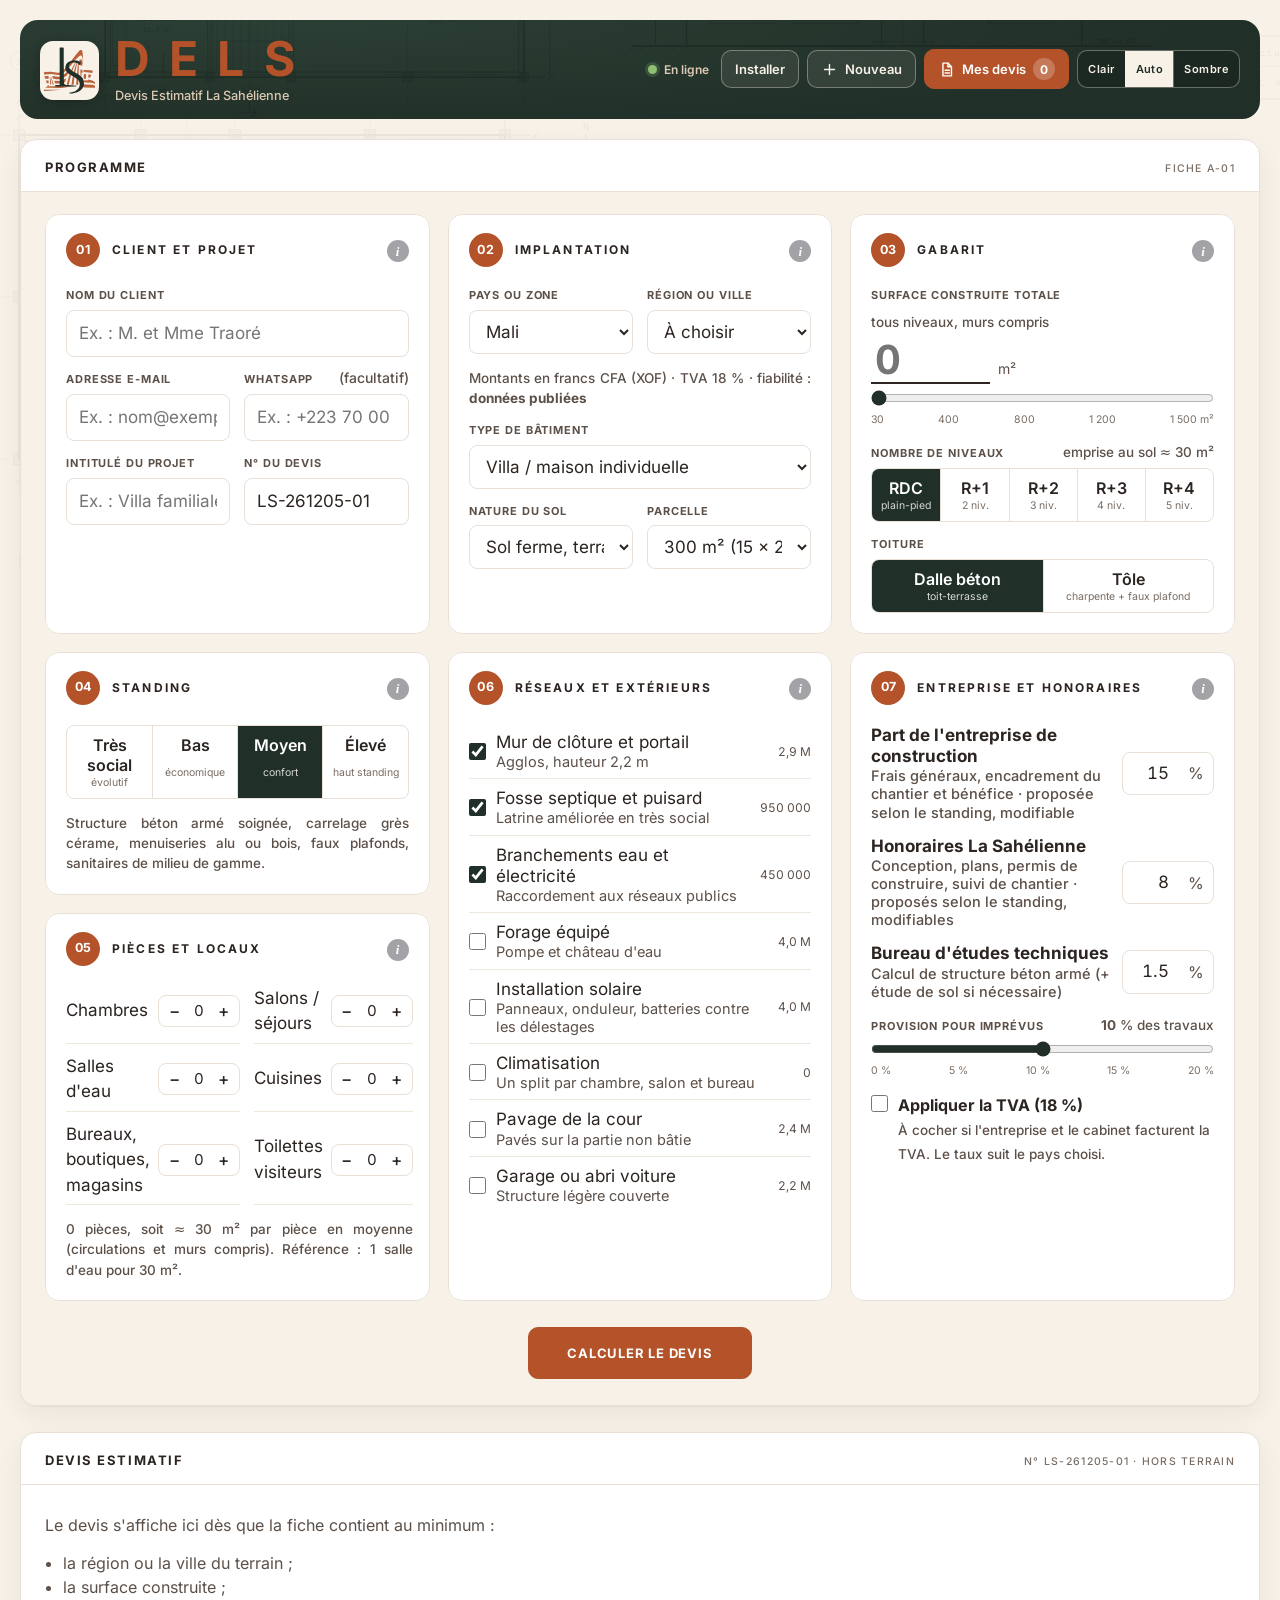
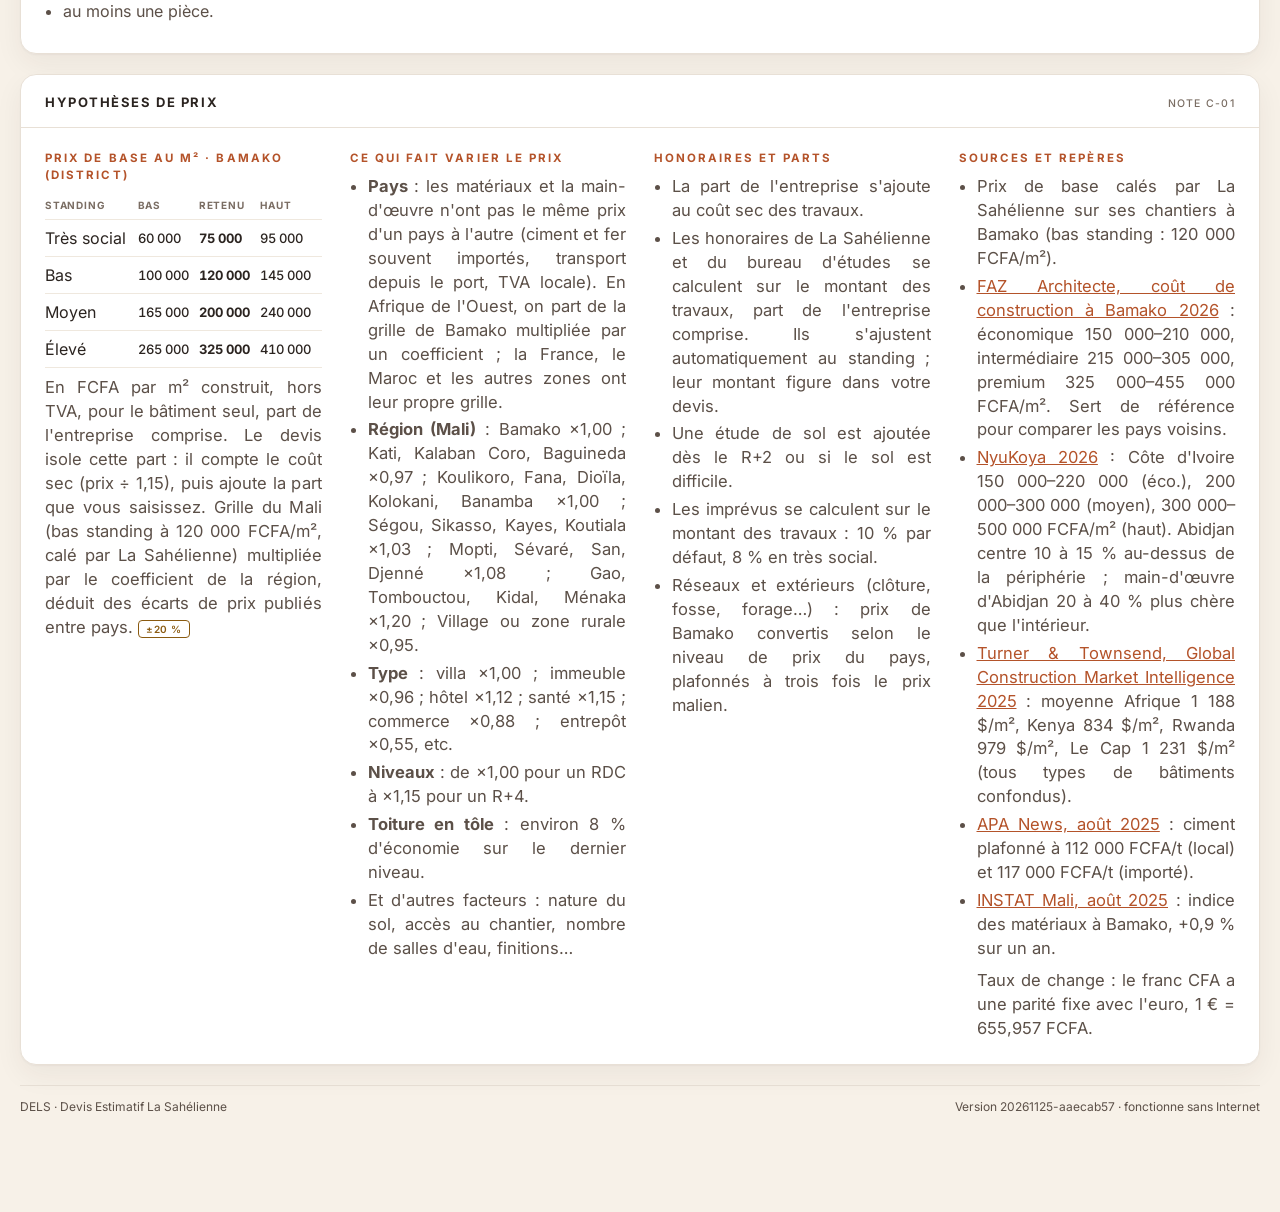
<file: dels/index.html>
<!doctype html>
<html lang="fr">
<meta charset="utf-8">
<meta name="viewport" content="width=device-width, initial-scale=1, viewport-fit=cover">
<title>DELS · Devis Estimatif La Sahélienne</title>
<meta name="robots" content="noindex, nofollow, noarchive, nosnippet">
<meta name="googlebot" content="noindex, nofollow, noarchive, nosnippet">
<meta name="description" content="Appli personnelle de La Sahélienne.">
<meta name="application-name" content="DELS">
<meta name="apple-mobile-web-app-title" content="DELS">
<meta name="apple-mobile-web-app-capable" content="yes">
<meta name="mobile-web-app-capable" content="yes">
<meta name="apple-mobile-web-app-status-bar-style" content="black-translucent">
<meta name="theme-color" content="#202F27">
<meta name="format-detection" content="telephone=no">
<link rel="manifest" href="./manifest.webmanifest?v=2">
<link rel="icon" type="image/svg+xml" href="./icons/v2/icon.svg">
<link rel="icon" type="image/png" sizes="32x32" href="./icons/v2/icon-32.png">
<link rel="apple-touch-icon" href="./icons/v2/apple-180.png">
<link rel="preload" href="./fonts/inter-latin.woff2" as="font" type="font/woff2" crossorigin>
<script>
  // Thème mémorisé, appliqué avant l'affichage (pas de flash)
  try { var t = localStorage.getItem("dels-theme"); if (t === "light" || t === "dark") document.documentElement.setAttribute("data-theme", t); } catch (e) {}
  function lsConv() {} // appli personnelle : aucun suivi publicitaire
</script>
<style>
/* Mise en page : charte du site vitrine La Sahélienne. Bandeau vert sauge avec le logo et les tracés de plans, cartes blanches arrondies, boutons rouge brique, Montserrat et Cormorant Garamond. */
:root {
  --paper: #f7f4ef;        /* fond de page, beige clair du site vitrine */
  --sheet: #ffffff;        /* cartes blanches */
  --ink: #18181b;
  --ink-2: #5b5b60;
  --ink-3: #75757b;
  --rule: #ece5dc;
  --frame: #e2d8cc;        /* contours des cartes */
  --plan-op: .07;
  --accent: #9e3a26;       /* rouge brique des boutons du site vitrine */
  --accent-soft: #f7ebe6;
  --cta: #9e3a26; --cta-hover: #84301f;
  --sel: #b5532f; --sel-soft: rgba(181,83,47,.14);     /* terre cuite des sélections et du survol */
  --step: #5f7252; --step-soft: rgba(95,114,82,.14);     /* vert sauge des sélections */
  --band-bg: #5f7252;      /* vert sauge de l'accueil du site vitrine, identique dans les deux thèmes */
  --band-hi: #6b7f5a;
  --band-fg: #f7f3ec;
  --band-mute: #e6ebdf;
  --band-em: #e8875a;      /* terre cuite, comme le logo du site vitrine */
  --ok: #4e6b3b;
  --warn: #8f5d12;
  --warn-bg: #f7ead2;
  --shadow: 0 1px 2px rgba(24,24,27,.04), 0 8px 24px rgba(24,24,27,.05);
  --seg-1: #3e4a35; --seg-2: #6b7f5a; --seg-3: #a3b291; --seg-4: #d5ddc9; --seg-5: #c9b8a3;
  --seg-6: #9e3a26; --seg-7: #d9774b; --seg-8: #e9b896; --seg-9: #8b8b90; --seg-10: #cfcfd3;
  --f-display: "Montserrat", "Segoe UI", system-ui, sans-serif;
  --f-label: "Montserrat", "Segoe UI", system-ui, sans-serif;
  --f-body: "Cormorant Garamond", "Garamond", "Times New Roman", serif;
  --f-mono: "Montserrat", "Segoe UI", system-ui, sans-serif;
  --f-script: "Allura", "Segoe Script", cursive;
}
@media (prefers-color-scheme: dark) {
  :root:not([data-theme="light"]) {
    --paper: #232323; --sheet: #2a2a2a; --ink: #f2f2f3; --ink-2: #b9b9bd; --ink-3: #96969b;
    --rule: #3b3b3b; --frame: #4a4a4a; --plan-op: .06;
    --accent: #e3907a; --accent-soft: #3a2621;
    --ok: #9cbb83; --warn: #e3b465; --warn-bg: #33281a;
    --shadow: none; --band-bg: #506146; --band-hi: #5d7051; --sel: #c4623b; --sel-soft: rgba(196,98,59,.26);
    --seg-1: #c9d4bc; --seg-2: #94a882; --seg-3: #6b7f5a; --seg-4: #46553b; --seg-5: #8c7c6a;
    --seg-6: #c4553b; --seg-7: #e3907a; --seg-8: #f0c3a6; --seg-9: #8b8b90; --seg-10: #5a5a5f;
    color-scheme: dark;
  }
}
:root[data-theme="dark"] {
  --paper: #232323; --sheet: #2a2a2a; --ink: #f2f2f3; --ink-2: #b9b9bd; --ink-3: #96969b;
  --rule: #3b3b3b; --frame: #4a4a4a; --plan-op: .06;
  --accent: #e3907a; --accent-soft: #3a2621;
  --ok: #9cbb83; --warn: #e3b465; --warn-bg: #33281a;
  --shadow: none; --band-bg: #506146; --band-hi: #5d7051; --sel: #c4623b; --sel-soft: rgba(196,98,59,.26);
  --seg-1: #c9d4bc; --seg-2: #94a882; --seg-3: #6b7f5a; --seg-4: #46553b; --seg-5: #8c7c6a;
  --seg-6: #c4553b; --seg-7: #e3907a; --seg-8: #f0c3a6; --seg-9: #8b8b90; --seg-10: #5a5a5f;
  color-scheme: dark;
}

* { box-sizing: border-box; }
body {
  background-color: var(--paper);
  color: var(--ink);
  font-family: var(--f-body);
  font-size: 17px;
  line-height: 1.5;
  /* Marges : les côtés gauche et droit reprennent exactement la marge du haut (--marge, 28 px). */
  --marge: 28px;
  margin: 0;
  padding-left: max(var(--marge), env(safe-area-inset-left, 0px));
  padding-right: max(var(--marge), env(safe-area-inset-right, 0px));
  padding-block: var(--marge) 96px;
}
/* Fond : planche d'architecte (plan, façade, coupe) en trait très léger */
.bg-plan { position: fixed; inset: 0; width: 100%; height: 100%; z-index: -1; color: var(--ink); opacity: var(--plan-op); pointer-events: none; }
.wrap { max-width: none; margin: 0 auto; display: grid; gap: 26px; }

/* ---------- Bandeau ---------- */
.brand {
  background: radial-gradient(ellipse 80% 90% at 50% 35%, var(--band-hi), var(--band-bg)); color: var(--band-fg);
  border-radius: 16px; overflow: hidden; isolation: isolate;
  display: grid; grid-template-columns: minmax(0, 450px) minmax(0, 1fr); gap: 20px 40px; align-items: center;
  padding: 22px 32px 26px; position: relative;
}
.brand::after { content: ""; position: absolute; inset: 8px; border: .5px solid rgba(247,243,236,.35); border-radius: 10px; pointer-events: none; }
.band-plan { position: absolute; inset: 0; width: 100%; height: 100%; z-index: -1; color: #1d2616; opacity: .12; pointer-events: none; }
@media (max-width: 820px) { .brand { grid-template-columns: minmax(0, 1fr); padding: 18px 18px 22px; } }
.brand { padding-top: 54px; }
.themes { position: absolute; top: 18px; left: 22px; z-index: 2; display: flex; border: 1px solid rgba(247,243,236,.6); border-radius: 6px; overflow: hidden; background: rgba(20,24,16,.22); }
.themes button { background: transparent; color: var(--band-fg); border: 0; padding: 6px 10px 5px; font: 600 10px var(--f-label); letter-spacing: .16em; text-transform: uppercase; cursor: pointer; }
.themes button + button { border-left: 1px solid rgba(247,243,236,.6); }
.themes button[aria-pressed="true"] { background: var(--band-fg); color: var(--band-bg); }
@media (max-width: 820px) { .brand { padding-top: 52px; } .themes { left: 18px; } }
.brand img { width: 100%; height: auto; display: block; max-width: 450px; }
.brand-logo { max-width: 450px; width: 100%; justify-self: center; }
.slogan { display: block; width: 100%; height: auto; margin-top: 2px; overflow: visible; filter: drop-shadow(0 1px 1px rgba(20,24,16,.7)) drop-shadow(0 0 6px rgba(20,24,16,.35)); }
.slogan text { font-family: var(--f-script); font-size: 34.5px; fill: #f09a6e; }
.eyebrow { font-family: var(--f-label); font-size: 11.5px; font-weight: 600; letter-spacing: .24em; text-transform: uppercase; color: var(--band-mute); }
h1 {
  font-family: var(--f-display); font-weight: 700; font-size: clamp(30px, 4.3vw, 52px); letter-spacing: .01em;
  line-height: 1.08; margin: 10px 0 16px; text-wrap: balance; color: var(--band-fg); text-align: center;
}
.brand .eyebrow { text-align: center; }
.eyebrow-one { white-space: nowrap; font-size: clamp(7.5px, 2.1vw, 12px); letter-spacing: clamp(.02em, .3vw, .26em); }
@media (max-width: 640px) { .lede { font-size: 17px; text-align: left; } }
.field > label .hint { font-size: 14px; line-height: 1; }
h1 em { font-family: var(--f-body); font-style: italic; color: var(--band-em); font-weight: 700; font-size: 1.16em; letter-spacing: 0; text-shadow: 0 1px 1px rgba(20,24,16,.55), 0 2px 10px rgba(20,24,16,.35); }
.lede { color: var(--band-fg); margin: 0; font-size: 18px; line-height: 1.45; text-align: justify; hyphens: auto; -webkit-hyphens: auto; }
/* Ordinateur : le texte d'introduction est centré sous le titre (bloc centré, lignes justifiées, dernière ligne centrée). */
@media (min-width: 821px) { .lede { max-width: 900px; margin-inline: auto; text-align-last: center; } }

/* ---------- Grille principale ---------- */
.board { display: grid; grid-template-columns: minmax(0, 430px) minmax(0, 1fr); gap: 26px; align-items: start; }
@media (max-width: 980px) { .board { grid-template-columns: minmax(0, 1fr); } }

.sheet { background: var(--sheet); border: 1px solid var(--frame); border-radius: 16px; box-shadow: var(--shadow); position: relative; overflow: clip; }

.sheet-head {
  display: flex; justify-content: space-between; align-items: baseline; gap: 12px; flex-wrap: wrap;
  padding: 18px 24px 14px; border-bottom: 1px solid var(--frame);
}
.sheet-head h2 { font-family: var(--f-label); font-size: 14px; font-weight: 700; text-transform: uppercase; letter-spacing: .2em; margin: 0; }
.sheet-head .ref { font-family: var(--f-mono); font-size: 10.5px; font-weight: 500; color: var(--ink-3); letter-spacing: .12em; }

/* ---------- Formulaire ---------- */
form { padding: 4px 24px 22px; display: grid; }
fieldset { border: 0; margin: 0; padding: 20px 0 18px; border-bottom: 1px solid var(--rule); display: grid; gap: 14px; min-width: 0; }
fieldset:last-of-type { border-bottom: 0; }
legend {
  font-family: var(--f-label); font-size: 11.5px; font-weight: 700; letter-spacing: .2em; text-transform: uppercase; color: var(--accent);
  padding: 0; margin-bottom: 4px; float: left; width: 100%;
}
legend + * { clear: both; }
.field { display: grid; gap: 6px; min-width: 0; }
.field > label, .lbl { font-family: var(--f-label); font-weight: 700; font-size: 11px; letter-spacing: .16em; text-transform: uppercase; color: var(--ink-2); display: flex; justify-content: space-between; gap: 8px; align-items: baseline; flex-wrap: wrap; }
.hint { font-family: var(--f-body); font-size: 15px; color: var(--ink-2); font-weight: 500; letter-spacing: 0; text-transform: none; }
.row2 { display: grid; grid-template-columns: 1fr 1fr; gap: 14px; }
@media (max-width: 420px) { .row2 { grid-template-columns: 1fr; } }

select, input[type="number"], input[type="text"], input[type="email"], input[type="tel"] {
  font: inherit; font-size: 17px; color: var(--ink); background: var(--sheet); border: 1px solid var(--frame);
  border-radius: 8px; padding: 10px 12px; width: 100%; min-width: 0;
}
select:focus-visible, input:focus-visible, button:focus-visible, a:focus-visible { outline: 2px solid var(--accent); outline-offset: 2px; }

.surface-read { display: flex; align-items: baseline; gap: 8px; }
.surface-read input {
  font-family: var(--f-display); font-size: 40px; font-weight: 700; width: 4.4ch; padding: 0 4px; line-height: 1.1;
  background: transparent; border: 0; border-bottom: 2px solid var(--ink); border-radius: 0; font-variant-numeric: lining-nums tabular-nums;
}
.surface-read span { font-family: var(--f-mono); font-size: 14px; color: var(--ink-2); }
input[type="range"] { width: 100%; accent-color: var(--accent); margin: 0; }
.ruler { display: flex; justify-content: space-between; font-family: var(--f-mono); font-size: 10.5px; color: var(--ink-3); }

.seg { display: grid; grid-auto-flow: column; grid-auto-columns: 1fr; border: 1px solid var(--frame); border-radius: 8px; overflow: hidden; }
.seg input { position: absolute; opacity: 0; pointer-events: none; }
.seg label {
  text-align: center; padding: 9px 4px; cursor: pointer; font-size: 16px; font-weight: 600;
  border-left: 1px solid var(--frame); user-select: none; display: grid; gap: 1px; line-height: 1.25;
}
.seg label:first-of-type { border-left: 0; }
.seg label small { font-family: var(--f-mono); font-size: 10.5px; color: var(--ink-3); font-weight: 400; }
.seg input:checked + label { background: var(--ink); color: var(--sheet); }
.seg input:checked + label small { color: var(--rule); }
.seg input:focus-visible + label { outline: 2px solid var(--accent); outline-offset: -3px; }

.rooms { display: grid; grid-template-columns: 1fr 1fr; gap: 10px 14px; }
@media (max-width: 420px) { .rooms { grid-template-columns: 1fr; } }
.counter { display: flex; align-items: center; justify-content: space-between; gap: 8px; border-bottom: 1px solid var(--rule); padding-bottom: 6px; }
.counter .name { font-size: 17px; }
.counter .ctl { display: flex; align-items: center; border: 1px solid var(--frame); border-radius: 8px; overflow: hidden; flex: none; }
.counter button { width: 30px; height: 30px; border: 0; background: transparent; color: var(--ink); font: 500 17px var(--f-mono); cursor: pointer; }
.counter button:hover { background: var(--paper); }
.counter output { min-width: 2.2ch; text-align: center; font-family: var(--f-mono); font-variant-numeric: tabular-nums; font-size: 15px; }

.opts { display: grid; gap: 2px; }
.opt { display: grid; grid-template-columns: auto 1fr auto; gap: 10px; align-items: center; padding: 7px 0; border-bottom: 1px solid var(--rule); cursor: pointer; }
.opt:last-child { border-bottom: 0; }
.opt input { width: 17px; height: 17px; accent-color: var(--accent); margin: 0; }
.opt .t { font-size: 17px; line-height: 1.25; }
.opt .t small { display: block; color: var(--ink-2); font-size: 14.5px; }
.opt .p { font-family: var(--f-mono); font-size: 12px; color: var(--ink-2); white-space: nowrap; font-variant-numeric: tabular-nums; }

.pct { display: grid; grid-template-columns: 1fr 92px; gap: 10px; align-items: center; }
.pct .pct-in { display: flex; align-items: center; border: 1px solid var(--frame); border-radius: 8px; background: var(--sheet); }
.pct .pct-in input { border: 0; background: transparent; text-align: right; padding: 8px 4px 8px 8px; font-family: var(--f-mono); font-variant-numeric: tabular-nums; }
.pct .pct-in span { padding-right: 9px; font-family: var(--f-mono); color: var(--ink-2); }
.pct .pct-in.locked { border-style: dashed; background: transparent; cursor: not-allowed; }
.pct .pct-in.locked input { pointer-events: none; color: var(--ink); -moz-appearance: textfield; appearance: textfield; }
.pct .pct-in.locked input::-webkit-inner-spin-button, .pct .pct-in.locked input::-webkit-outer-spin-button { -webkit-appearance: none; margin: 0; }
.pct .t { font-size: 17px; font-weight: 700; line-height: 1.25; }
.pct .t small { display: block; font-weight: 500; color: var(--ink-2); font-size: 14.5px; }
.switch { display: flex; gap: 10px; align-items: flex-start; cursor: pointer; }
.switch input { width: 17px; height: 17px; accent-color: var(--accent); margin: 2px 0 0; flex: none; }

/* ---------- Résultats ---------- */
.results { position: sticky; top: calc(env(safe-area-inset-top, 0px) + 16px); }
@media (max-width: 980px) { .results { position: static; } }

.total-block { display: grid; grid-template-columns: minmax(0, 1fr) auto; gap: 18px 28px; padding: 22px 24px 20px; border-bottom: 1px solid var(--frame); align-items: end; }
@media (max-width: 640px) { .total-block { grid-template-columns: minmax(0, 1fr); } }
.total-label { font-family: var(--f-label); font-size: 11.5px; font-weight: 600; letter-spacing: .2em; text-transform: uppercase; color: var(--ink-2); }
.total {
  font-family: var(--f-display); font-weight: 700; font-size: clamp(44px, 6.4vw, 78px); line-height: 1; letter-spacing: -.01em;
  font-variant-numeric: lining-nums tabular-nums; margin-top: 6px; overflow-wrap: anywhere;
}
.total .cur { font-family: var(--f-label); font-size: .22em; font-weight: 600; color: var(--ink-2); margin-left: 8px; letter-spacing: .14em; vertical-align: .5em; }
.total-full { font-family: var(--f-mono); font-size: 12.5px; color: var(--ink-2); margin-top: 8px; font-variant-numeric: tabular-nums; }
.kpis { display: grid; grid-template-columns: repeat(3, auto); gap: 4px 22px; }
@media (max-width: 640px) { .kpis { grid-template-columns: repeat(3, minmax(0, 1fr)); gap: 4px 12px; } }
.kpi .k { font-family: var(--f-label); font-size: 10.5px; font-weight: 600; letter-spacing: .16em; text-transform: uppercase; color: var(--ink-3); }
.kpi .v { font-family: var(--f-display); font-size: 26px; font-weight: 700; font-variant-numeric: lining-nums tabular-nums; line-height: 1.1; }
.kpi .v small { font-family: var(--f-body); font-size: 15px; font-weight: 600; color: var(--ink-2); }

.range-block { padding: 16px 24px 18px; border-bottom: 1px solid var(--frame); display: grid; gap: 8px; }
.range-track { position: relative; height: 34px; }
.range-track .line { position: absolute; left: 0; right: 0; top: 16px; border-top: 1px solid var(--ink); }
.range-track .tick { position: absolute; top: 9px; width: 1px; height: 15px; background: var(--ink); }
.range-track .tick::after { content: ""; position: absolute; left: -5px; top: 2px; width: 11px; height: 11px; border-top: 1.4px solid var(--ink); transform: rotate(-45deg); }
.range-track .band { position: absolute; top: 12px; height: 9px; background: var(--accent-soft); border: 1px solid var(--accent); border-radius: 5px; }
.range-track .mid { position: absolute; top: 4px; width: 2px; height: 25px; background: var(--accent); }
.range-legend { display: flex; justify-content: space-between; gap: 10px; font-family: var(--f-mono); font-size: 12px; font-variant-numeric: tabular-nums; flex-wrap: wrap; }
.range-legend b { font-weight: 500; color: var(--ink); }
.range-legend span { color: var(--ink-2); }

.mid-grid { display: grid; grid-template-columns: minmax(0, .9fr) minmax(0, 1.1fr); border-bottom: 1px solid var(--frame); }
@media (max-width: 780px) { .mid-grid { grid-template-columns: minmax(0, 1fr); } }
.pane { padding: 18px 24px 20px; min-width: 0; display: grid; gap: 12px; align-content: start; }
.pane + .pane { border-left: 1px solid var(--frame); }
@media (max-width: 780px) { .pane + .pane { border-left: 0; border-top: 1px solid var(--frame); } }
.pane h3, .phases h3 { font-family: var(--f-label); font-size: 12.5px; font-weight: 700; text-transform: uppercase; letter-spacing: .18em; margin: 0; display: flex; justify-content: space-between; align-items: baseline; gap: 8px; }
.pane h3 .ref { font-family: var(--f-mono); font-size: 10.5px; font-weight: 400; color: var(--ink-3); letter-spacing: .08em; }

.elev { width: 100%; height: auto; display: block; max-width: 100%; }
.elev .stroke { stroke: var(--ink); fill: none; }
.elev .fill-sheet { fill: var(--sheet); }
.elev .fill-ink { fill: var(--ink); }
.elev .fill-acc { fill: var(--accent); }
.elev .thin { stroke: var(--ink-3); fill: none; }
.elev .acc { stroke: var(--accent); fill: none; }
.elev text { font-family: var(--f-mono); font-size: 10px; fill: var(--ink-2); }
.elev text.cote { fill: var(--accent); font-size: 10.5px; }
.elev .hatch line { stroke: var(--ink-3); }
.elev .win { fill: var(--paper); stroke: var(--ink); }
.elev-caption { font-size: 15px; color: var(--ink-2); margin: 0; }

.stack { display: flex; height: 14px; border-radius: 7px; overflow: hidden; }
.stack div { height: 100%; transition: flex-basis .35s ease; min-width: 0; }
.stack div + div { border-left: 1px solid var(--sheet); }
table.postes { width: 100%; border-collapse: collapse; font-size: 16.5px; }
table.postes td { padding: 6px 0; border-bottom: 1px solid var(--rule); vertical-align: top; }
table.postes td.n { display: flex; gap: 9px; align-items: flex-start; }
table.postes td.n small { display: block; color: var(--ink-2); font-size: 14px; line-height: 1.3; margin-top: 1px; }
table.postes .sw { width: 11px; height: 11px; flex: none; margin-top: 6px; border-radius: 3px; }
table.postes td.a, table.postes td.pc { text-align: right; font-family: var(--f-mono); font-size: 12.5px; font-weight: 500; font-variant-numeric: tabular-nums; white-space: nowrap; padding-left: 10px; }
table.postes td.pc { color: var(--ink-3); width: 3.6em; }
table.postes tr.grp td { padding-top: 12px; border-bottom: 1px solid var(--frame); font-family: var(--f-label); font-size: 10.5px; font-weight: 700; letter-spacing: .18em; text-transform: uppercase; color: var(--accent); }
table.postes tr.grp:first-child td { padding-top: 0; }
table.postes tr.sub td { font-weight: 700; border-bottom: 1px solid var(--frame); }
table.postes tr.sub td.n { padding-left: 20px; }
table.postes tfoot td { border-top: 2px solid var(--ink); border-bottom: 0; font-weight: 700; padding-top: 9px; font-size: 17.5px; }
table.postes tfoot td.a { font-size: 13.5px; font-weight: 700; }

.phases { padding: 18px 24px 20px; border-bottom: 1px solid var(--frame); display: grid; gap: 14px; }
.phase-line { display: grid; grid-template-columns: repeat(5, minmax(0, 1fr)); border-top: 2px solid var(--ink); }
@media (max-width: 640px) { .phase-line { grid-template-columns: minmax(0, 1fr); border-top: 0; border-left: 2px solid var(--ink); } }
.phase { padding: 10px 10px 4px 0; position: relative; display: grid; gap: 2px; min-width: 0; }
.phase::before { content: ""; position: absolute; top: -6px; left: 0; width: 10px; height: 10px; background: var(--sheet); border: 2px solid var(--accent); border-radius: 50%; }
@media (max-width: 640px) { .phase { padding: 6px 0 10px 16px; } .phase::before { top: 9px; left: -6px; } }
.phase .ph-n { font-family: var(--f-mono); font-size: 10px; font-weight: 700; color: var(--accent); letter-spacing: .12em; }
.phase .ph-t { font-weight: 700; font-size: 16px; line-height: 1.2; }
.phase .ph-a { font-family: var(--f-mono); font-size: 12.5px; font-weight: 600; font-variant-numeric: tabular-nums; }
.phase .ph-d { font-size: 14px; color: var(--ink-2); line-height: 1.3; }

.notes { display: grid; gap: 8px; padding: 14px 24px 0; }
.notes:empty { display: none; }
.note { font-size: 16px; padding: 9px 14px; border-left: 3px solid var(--warn); border-radius: 0 8px 8px 0; background: var(--warn-bg); color: var(--ink); }
.note.info { border-left-color: var(--ink-3); background: var(--paper); }

.offre { margin: 0 24px 18px; padding: 16px 18px; border: 1px solid var(--accent); border-left-width: 4px; border-radius: 12px; background: var(--accent-soft); display: grid; gap: 6px; }
.offre .o-t { font-family: var(--f-label); font-weight: 700; font-size: 14.5px; }
.offre p { margin: 0; font-size: 16.5px; line-height: 1.4; }
.offre .o-p { font-family: var(--f-mono); font-size: 14.5px; font-weight: 700; color: var(--accent); }
.offre .btn { justify-self: start; margin-top: 4px; }
.consent-note { margin: 0; padding: 0 24px 16px; font-size: 15px; line-height: 1.4; color: var(--ink-2); }
.avis { margin: 0; padding: 10px 24px 0; font-size: 15.5px; line-height: 1.4; color: var(--ink-2, var(--ink)); font-style: italic; }
.avis a { color: var(--accent, inherit); font-weight: 600; font-style: normal; }
.cartouche { display: grid; grid-template-columns: 1.3fr 1fr 1fr 1fr; font-size: 14px; }
@media (max-width: 640px) { .cartouche { grid-template-columns: 1fr 1fr; } }
.cartouche > div { padding: 9px 14px 10px; border-right: 1px solid var(--frame); min-width: 0; }
.cartouche > div:last-child { border-right: 0; }
@media (max-width: 640px) { .cartouche > div:nth-child(2n) { border-right: 0; } .cartouche > div:nth-child(-n+2) { border-bottom: 1px solid var(--frame); } }
.cartouche .k { font-family: var(--f-label); font-size: 9.5px; font-weight: 700; letter-spacing: .18em; text-transform: uppercase; color: var(--ink-3); }
.cartouche .v { font-family: var(--f-display); font-size: 15px; font-weight: 700; line-height: 1.15; overflow-wrap: anywhere; font-variant-numeric: lining-nums; }
.actions { display: flex; gap: 10px; flex-wrap: wrap; align-items: center; padding: 16px 24px 20px; border-top: 1px solid var(--frame); }
.btn {
  font: 700 12px var(--f-label); letter-spacing: .18em; text-transform: uppercase; padding: 14px 22px; cursor: pointer;
  border: 1px solid var(--cta); background: var(--cta); color: #fff; border-radius: 8px;
}
.btn.ghost { background: transparent; color: var(--ink); border-color: var(--ink-3); }
.btn:hover { background: var(--cta-hover); border-color: var(--cta-hover); color: #fff; }
.btn[disabled] { opacity: .5; cursor: progress; }
.status { font-family: var(--f-mono); font-size: 12px; font-weight: 500; color: var(--ok); }
.status.err { color: var(--sel); font-weight: 600; }
.validate { display: flex; gap: 12px; flex-wrap: wrap; align-items: center; padding: 18px 24px 22px; border-top: 1px solid var(--frame); }
.field-err { margin: 8px 0 0; font-family: var(--f-mono); font-size: 12.5px; font-weight: 600; color: var(--sel); }
.field-err.flash { animation: lsTxt 1.4s ease-in-out; }
@keyframes lsTxt { 0%, 40%, 80% { opacity: 1; } 20%, 60% { opacity: .25; } }
@keyframes lsBlink { 0%, 50%, 100% { box-shadow: 0 0 0 0 rgba(181,83,47,0); } 25%, 75% { box-shadow: 0 0 0 6px rgba(181,83,47,.55); } }
.err-blink { animation: lsBlink 1.2s ease-in-out 2; border-color: var(--sel) !important; }
.invalid, .rooms.invalid { outline: 2px solid var(--sel); outline-offset: 2px; }
#formErr, #formErr2 { width: 100%; max-width: none; margin: 0; padding: 14px 16px; border-radius: 0 8px 8px 0; font: 600 18px/1.45 var(--f-body); text-align: justify; hyphens: auto; color: var(--ink); background: var(--accent-soft); border-left: 4px solid var(--sel); }
#formErr.flash, #formErr2.flash { animation: lsFlash 1.6s ease-out; }
@keyframes lsFlash { 0%, 30%, 60% { background: var(--sel); color: #fff; } 15%, 45%, 100% { background: var(--accent-soft); color: var(--ink); } }
@media (prefers-reduced-motion: reduce) { #formErr.flash, #formErr2.flash { animation: none; } }
.lock-msg { justify-items: stretch; }
.lock-msg p { text-align: justify; }
.lock-msg .btn { justify-self: start; }
.lock-msg ul { margin: 0; padding-left: 18px; color: var(--ink-2); }
.lock-msg { padding: 28px 24px 30px; display: grid; gap: 14px; justify-items: start; }
.lock-msg p { margin: 0; color: var(--ink-2); }
.results:not(.locked) .lock-msg, .results.locked > :not(.sheet-head):not(.lock-msg) { display: none; }
textarea#recapText { width: 100%; min-height: 180px; font: 12px ui-monospace, Menlo, Consolas, monospace; color: var(--ink); background: var(--paper); border: 1px solid var(--frame); border-radius: 8px; padding: 10px; }

.hyp { padding: 22px 24px 24px; display: grid; gap: 18px; }
.hyp-grid { display: grid; grid-template-columns: repeat(auto-fit, minmax(250px, 1fr)); gap: 18px 28px; }
.hyp h4 { font-family: var(--f-label); font-size: 11.5px; font-weight: 700; letter-spacing: .18em; text-transform: uppercase; color: var(--accent); margin: 0 0 8px; }
.hyp p, .hyp li { font-size: 16.5px; line-height: 1.45; color: var(--ink-2); margin: 0; max-width: 68ch; text-align: left; hyphens: auto; -webkit-hyphens: auto; }
.hyp ul { margin: 0; padding-left: 18px; display: grid; gap: 4px; }
#fxNote { padding-left: 18px; }
table.prix { width: 100%; border-collapse: collapse; font-size: 16px; }
table.prix th, table.prix td { padding: 6px 8px 6px 0; border-bottom: 1px solid var(--rule); text-align: left; }
table.prix th { font-family: var(--f-label); font-size: 10px; font-weight: 700; letter-spacing: .14em; text-transform: uppercase; color: var(--ink-3); }
table.prix td.num { font-family: var(--f-mono); font-size: 13px; font-weight: 500; font-variant-numeric: tabular-nums; white-space: nowrap; }
.tbl-scroll { overflow-x: auto; }
.hyp a { color: var(--accent); }
.conf { display: inline-block; font-family: var(--f-mono); font-size: 10px; font-weight: 600; padding: 1px 7px; border-radius: 4px; border: 1px solid currentColor; letter-spacing: .06em; text-transform: uppercase; color: var(--warn); }

.contact { padding: 20px 24px 24px; display: grid; gap: 14px; }
.contact p { margin: 0; font-size: 17px; color: var(--ink-2); max-width: 62ch; }
.contact-btns { display: flex; gap: 10px; flex-wrap: wrap; }
a.btn { text-decoration: none; display: inline-flex; align-items: center; gap: 8px; }
a.btn svg { width: 16px; height: 16px; flex: none; }
.btn.wa, #visiteBtn { background: var(--step); border-color: var(--step); color: #fff; }
.btn.wa:hover, #visiteBtn:hover { background: #4b5c40; border-color: #4b5c40; }
.contact .tel { font-family: var(--f-mono); font-size: 13px; font-weight: 500; color: var(--ink-2); }
@media (max-width: 520px) { .contact-btns .btn { flex: 1 1 100%; justify-content: center; } }
.faq { padding: 8px 24px 20px; }
.faq details { border-bottom: 1px solid var(--rule); padding: 12px 0; }
.faq summary { cursor: pointer; font-family: var(--f-label); font-weight: 600; font-size: 14.5px; color: var(--ink); list-style-position: outside; }
.faq details p { margin: 8px 0 0; font-size: 17px; color: var(--ink-2); max-width: 75ch; text-align: justify; hyphens: auto; -webkit-hyphens: auto; }
@media (max-width: 640px) { .faq details p { text-align: left; } }
footer { font-size: 11.5px; color: var(--ink-2); font-family: var(--f-mono); display: flex; justify-content: space-between; gap: 12px; flex-wrap: wrap; border-top: 1px solid var(--frame); padding-top: 12px; }

.mobilebar {
  display: none; position: fixed; left: 0; right: 0; bottom: 0; z-index: 20;
  background: var(--band-bg); color: var(--band-fg); box-shadow: 0 -4px 18px rgba(0,0,0,.12);
  padding: 10px max(16px, env(safe-area-inset-right, 0px)) calc(10px + env(safe-area-inset-bottom, 0px)) max(16px, env(safe-area-inset-left, 0px));
  justify-content: space-between; align-items: center; gap: 12px;
}
.mobilebar .mb-t { font-family: var(--f-display); font-size: 22px; font-weight: 700; font-variant-numeric: lining-nums tabular-nums; line-height: 1.1; }
.mobilebar .mb-s { font-family: var(--f-mono); font-size: 11px; color: var(--band-mute); }
.mobilebar a { color: var(--band-fg); font: 700 11px var(--f-label); text-transform: uppercase; letter-spacing: .16em; border: 1px solid currentColor; border-radius: 6px; padding: 9px 12px; text-decoration: none; white-space: nowrap; }
@media (max-width: 980px) { .mobilebar { display: flex; } }

/* Programme pleine largeur : les sept étapes en grille, le devis s'affiche dessous */
.board { grid-template-columns: minmax(0, 1fr); }
.results { position: static; }
#f { background: var(--paper); padding: 22px 24px 26px; gap: 18px; align-items: start;
  grid-template-columns: repeat(3, minmax(0, 1fr)); grid-template-areas: "a b c" "d f g" "e f g" "v v v"; }
#f > fieldset { align-content: start; background: var(--sheet); border: 1px solid var(--frame); border-radius: 14px; padding: 18px 20px 20px; align-self: stretch; transition: border-color .2s, box-shadow .2s; }
#f > fieldset:last-of-type { border-bottom: 1px solid var(--frame); }
#f > fieldset:focus-within, #f > fieldset:hover { border-color: var(--sel); box-shadow: 0 0 0 3px var(--sel-soft); }
#f > fieldset:nth-of-type(1) { grid-area: a; } #f > fieldset:nth-of-type(2) { grid-area: b; } #f > fieldset:nth-of-type(3) { grid-area: c; }
#f > fieldset:nth-of-type(4) { grid-area: d; } #f > fieldset:nth-of-type(5) { grid-area: e; } #f > fieldset:nth-of-type(6) { grid-area: f; } #f > fieldset:nth-of-type(7) { grid-area: g; }
#f legend { display: flex; align-items: center; gap: 12px; color: var(--ink); font-size: 12px; letter-spacing: .18em; margin-bottom: 6px; }
#f legend .num { flex: none; width: 34px; height: 34px; border-radius: 50%; background: var(--sel); color: #fff; display: grid; place-items: center; font-size: 12.5px; letter-spacing: .02em; }
#validBlock { grid-area: v; border-top: 0; padding: 8px 0 0; justify-content: center; text-align: center; }
#validBlock .btn { font-size: 13px; padding: 17px 38px; }
.lock-msg #validBtn2, .lock-msg #formErr2 { display: none !important; }
@media (max-width: 1100px) { #f { grid-template-columns: repeat(2, minmax(0, 1fr)); grid-template-areas: "a b" "c d" "c e" "f g" "v v"; } }
@media (max-width: 700px) { #f { grid-template-columns: minmax(0, 1fr); grid-template-areas: "a" "b" "c" "d" "e" "f" "g" "v"; padding: 14px 12px 18px; gap: 14px; } #f > fieldset { padding: 16px 16px 18px; } }
/* Sélections en vert sauge, actions en rouge brique */
.seg input:checked + label { background: var(--step); color: #fff; }
.seg input:checked + label small { color: rgba(255,255,255,.82); }
.seg label:hover { background: var(--step-soft); }
input[type="range"], .opt input, .switch input { accent-color: var(--step); }
/* Barre du total : aussi sur ordinateur, en pastille flottante */
@media (min-width: 981px) {
  .mobilebar { display: flex; left: 50%; right: auto; bottom: 18px; width: min(640px, calc(100% - 32px)); transform: translateX(-50%); border-radius: 14px; padding: 12px 14px 12px 22px; transition: opacity .25s, transform .25s; }
  body.res-vue .mobilebar { opacity: 0; pointer-events: none; transform: translate(-50%, 16px); }
  body:has(.results.locked) .mobilebar { display: none; }
}
@media (max-width: 520px) { .btn { letter-spacing: .12em; padding: 13px 16px; } table.postes { font-size: 15.5px; } table.postes td.n small { font-size: 13.5px; } .kpi .v { font-size: 22px; } }
@media (prefers-reduced-motion: reduce) { * { transition: none !important; animation: none !important; } }
/* ---------- Nom de l'outil : DELS (même bandeau que l'appli DELS) ---------- */
.dels-lock { display: flex; flex-direction: column; align-items: flex-start; width: max-content; margin: 0 auto 14px; }
.dels-word { font: 800 52px/.95 "Inter", system-ui, sans-serif; letter-spacing: .4em; margin-right: -.4em; color: #B4532A; text-shadow: 0 1px 1px rgba(20,24,16,.35); }
.dels-tag { font: 500 13px/1.2 "Inter", system-ui, sans-serif; letter-spacing: 0; white-space: nowrap; color: #DCC9B3; margin-top: 7px; }
@media (max-width: 820px) { .dels-word { font-size: 44px; } }
</style>
<style>
/* ================= DELS : appli personnelle La Sahélienne =================
   Palette de la charte (terracotta #B4532A, vert Sahel #202F27, crème #F7F1E8,
   sable #DCC9B3, lin #E8E0D6, encre #2B2420, nuit #2A2A2A), Inter partout. */
@font-face { font-family: "Inter"; font-style: normal; font-weight: 400 700; font-display: swap; src: url(./fonts/inter-latin.woff2) format("woff2");
  unicode-range: U+0000-00FF, U+0131, U+0152-0153, U+02BB-02BC, U+02C6, U+02DA, U+02DC, U+0304, U+0308, U+0329, U+2000-206F, U+20AC, U+2122, U+2191, U+2193, U+2212, U+2215, U+FEFF, U+FFFD; }
@font-face { font-family: "Inter"; font-style: normal; font-weight: 400 700; font-display: swap; src: url(./fonts/inter-latin-ext.woff2) format("woff2");
  unicode-range: U+0100-02BA, U+02BD-02C5, U+02C7-02CC, U+02CE-02D7, U+02DD-02FF, U+0304, U+0308, U+0329, U+1D00-1DBF, U+1E00-1E9F, U+1EF2-1EFF, U+2020, U+20A0-20AB, U+20AD-20C4, U+2113, U+2C60-2C7F, U+A720-A7FF; }

:root {
  --paper: #F7F1E8; --sheet: #ffffff; --ink: #2B2420; --ink-2: #5c5048; --ink-3: #7a6d63;
  --rule: #EFE8DE; --frame: #E8E0D6; --plan-op: .05;
  --accent: #B4532A; --accent-soft: #F6E7DE;
  --cta: #B4532A; --cta-hover: #9A4523;
  --sel: #B4532A; --sel-soft: rgba(180,83,42,.12);
  --step: #202F27; --step-soft: rgba(32,47,39,.10);
  --band-bg: #202F27; --band-hi: #2C3F35; --band-fg: #F7F1E8; --band-mute: #DCC9B3; --band-em: #E68858;
  --ok: #4f6640; --warn: #8a5a10; --warn-bg: #F8EBD3;
  --shadow: 0 1px 2px rgba(43,36,32,.04), 0 10px 28px rgba(43,36,32,.06);
  --seg-1: #202F27; --seg-2: #3B2012; --seg-3: #6B7F5A; --seg-4: #A9B79B; --seg-5: #DCC9B3;
  --seg-6: #B4532A; --seg-7: #E68858; --seg-8: #E3A21A; --seg-9: #8f8279; --seg-10: #cfc6bc;
  --f-display: "Inter", system-ui, -apple-system, "Segoe UI", Roboto, sans-serif;
  --f-label: var(--f-display); --f-body: var(--f-display); --f-mono: var(--f-display); --f-script: var(--f-display);
}
@media (prefers-color-scheme: dark) {
  :root:not([data-theme="light"]) {
    --paper: #2A2A2A; --sheet: #323130; --ink: #F3EEE7; --ink-2: #C9C0B6; --ink-3: #A39A90;
    --rule: #3E3C3A; --frame: #4A4644; --plan-op: .05;
    --accent: #E68858; --accent-soft: #3d2b22; --cta: #C25E33; --cta-hover: #D4734A;
    --sel: #D4734A; --sel-soft: rgba(212,115,74,.22); --step: #6B7F5A; --step-soft: rgba(107,127,90,.25);
    --band-bg: #1a2620; --band-hi: #24352c;
    --ok: #a9c08f; --warn: #e6b866; --warn-bg: #3a2f1e; --shadow: none;
    --seg-1: #DCC9B3; --seg-2: #A9B79B; --seg-3: #6B7F5A; --seg-4: #46553b; --seg-5: #8c7c6a;
    --seg-6: #D4734A; --seg-7: #E68858; --seg-8: #E3A21A; --seg-9: #8b8b90; --seg-10: #5a5a5f;
    color-scheme: dark;
  }
}
:root[data-theme="dark"] {
  --paper: #2A2A2A; --sheet: #323130; --ink: #F3EEE7; --ink-2: #C9C0B6; --ink-3: #A39A90;
  --rule: #3E3C3A; --frame: #4A4644; --plan-op: .05;
  --accent: #E68858; --accent-soft: #3d2b22; --cta: #C25E33; --cta-hover: #D4734A;
  --sel: #D4734A; --sel-soft: rgba(212,115,74,.22); --step: #6B7F5A; --step-soft: rgba(107,127,90,.25);
  --band-bg: #1a2620; --band-hi: #24352c;
  --ok: #a9c08f; --warn: #e6b866; --warn-bg: #3a2f1e; --shadow: none;
  --seg-1: #DCC9B3; --seg-2: #A9B79B; --seg-3: #6B7F5A; --seg-4: #46553b; --seg-5: #8c7c6a;
  --seg-6: #D4734A; --seg-7: #E68858; --seg-8: #E3A21A; --seg-9: #8b8b90; --seg-10: #5a5a5f;
  color-scheme: dark;
}
:root[data-theme="light"] { color-scheme: light; }

body { font-size: 16px; line-height: 1.5; --marge: 20px; padding-top: max(var(--marge), env(safe-area-inset-top, 0px)); -webkit-tap-highlight-color: transparent; }
@media (max-width: 700px) { body { --marge: 12px; } }
.wrap { gap: 20px; }
p, .hint, .lock-msg p, .avis, .hyp p, .hyp li, .note, .dp-note { text-align: justify; hyphens: auto; -webkit-hyphens: auto; }
.hint { font-size: 13.5px; }
.field > label, .lbl, legend, .sheet-head h2, .btn, .cartouche .k, table.prix th { letter-spacing: .08em; }
.sheet-head h2 { font-size: 13px; letter-spacing: .12em; }
.btn { letter-spacing: .06em; font-size: 12.5px; border-radius: 10px; }

/* ---------- Bandeau DELS ---------- */
.dels-top {
  position: relative; isolation: isolate; overflow: hidden; border-radius: 18px;
  background: radial-gradient(ellipse 80% 120% at 20% 0%, var(--band-hi), var(--band-bg)); color: var(--band-fg);
  display: flex; flex-wrap: wrap; align-items: center; justify-content: space-between; gap: 14px 20px;
  padding: 16px 20px;
}
.dels-top .band-plan { color: #000; opacity: .18; }
.dels-id { display: flex; align-items: center; gap: 14px; min-width: 0; }
.dels-mark { width: 58px; height: 58px; flex: none; display: grid; place-items: center; background: var(--band-fg); border-radius: 15px; box-shadow: 0 2px 10px rgba(0,0,0,.25); }
.dels-mark svg { width: 48px; height: 48px; display: block; }
.dels-name h1 { margin: 0; font: 800 34px/1 var(--f-display); letter-spacing: .14em; color: var(--band-fg); text-align: left; text-shadow: none; }
.dels-sub { margin: 5px 0 0; font: 500 11px/1.2 var(--f-display); letter-spacing: .04em; color: var(--band-mute); text-align: left; }
.dels-tools { display: flex; flex-wrap: wrap; align-items: center; gap: 8px; }
.tbtn {
  display: inline-flex; align-items: center; gap: 7px; min-height: 38px; padding: 8px 13px; border-radius: 10px; cursor: pointer;
  font: 600 13px var(--f-display); color: var(--band-fg); background: rgba(247,241,232,.08); border: 1px solid rgba(247,241,232,.35);
  transition: background .15s, border-color .15s; white-space: nowrap;
}
.tbtn:hover { background: rgba(247,241,232,.18); }
.tbtn:focus-visible, .btn:focus-visible { outline: 2px solid #E68858; outline-offset: 2px; }
.tbtn svg { width: 17px; height: 17px; fill: none; stroke: currentColor; stroke-width: 2; stroke-linecap: round; stroke-linejoin: round; }
.tbtn.strong { background: #B4532A; border-color: #B4532A; color: #fff; }
.tbtn.strong:hover { background: #9A4523; border-color: #9A4523; }
.tbtn b { min-width: 22px; height: 22px; padding: 0 6px; border-radius: 11px; background: rgba(255,255,255,.22); display: inline-grid; place-items: center; font-size: 12px; }
.dels-top .themes { position: static; border-color: rgba(247,241,232,.35); border-radius: 10px; background: rgba(0,0,0,.15); }
.dels-top .themes button { font: 600 11px var(--f-display); letter-spacing: .04em; text-transform: none; padding: 0 10px; min-height: 36px; }
.dels-top .themes button + button { border-left-color: rgba(247,241,232,.35); }
.net { display: inline-flex; align-items: center; gap: 7px; font: 600 12px var(--f-display); color: var(--band-mute); padding: 0 4px; }
.net i { width: 9px; height: 9px; border-radius: 50%; background: #8fbf73; box-shadow: 0 0 0 3px rgba(143,191,115,.2); }
.net.off i { background: #E3A21A; box-shadow: 0 0 0 3px rgba(227,162,26,.22); }
.dels-banner { flex: 1 1 100%; display: flex; flex-wrap: wrap; align-items: center; gap: 10px; padding: 10px 12px; border-radius: 12px; background: rgba(247,241,232,.1); border: 1px solid rgba(247,241,232,.25); font: 500 14px var(--f-display); }
.dels-banner[hidden] { display: none; }
.dels-banner span { flex: 1 1 220px; text-align: left; }
@media (max-width: 700px) {
  .dels-top { padding: 14px 14px; border-radius: 16px; }
  .dels-mark { width: 50px; height: 50px; border-radius: 13px; } .dels-mark svg { width: 41px; height: 41px; }
  .dels-name h1 { font-size: 30px; }
  .dels-tools { width: 100%; }
  .dels-tools .tbtn span { display: inline; }
  #listBtn { margin-left: auto; }
  .net { order: -1; width: 100%; padding: 0; }
  .dels-top .themes { order: 5; }
}

/* ---------- Panneau « Mes devis » ---------- */
.dels-panel { position: fixed; inset: 0; z-index: 60; display: flex; justify-content: flex-end; }
.dels-panel[hidden] { display: none; }
.dp-back { position: absolute; inset: 0; background: rgba(20,24,20,.45); backdrop-filter: blur(2px); animation: dpFade .18s ease-out; }
.dp-box {
  position: relative; width: min(520px, 100%); height: 100%; background: var(--paper); color: var(--ink); overflow-y: auto; overscroll-behavior: contain;
  padding: max(18px, env(safe-area-inset-top)) 18px max(18px, env(safe-area-inset-bottom)); display: flex; flex-direction: column; gap: 12px;
  box-shadow: -10px 0 40px rgba(0,0,0,.2); animation: dpSlide .22s ease-out;
}
@keyframes dpFade { from { opacity: 0; } }
@keyframes dpSlide { from { transform: translateX(30px); opacity: .4; } }
.dp-head { display: flex; align-items: center; justify-content: space-between; }
.dp-head h2 { margin: 0; font: 700 22px var(--f-display); }
.dp-x { width: 40px; height: 40px; border-radius: 50%; border: 1px solid var(--frame); background: var(--sheet); color: var(--ink); font-size: 24px; line-height: 1; cursor: pointer; }
.dp-note { margin: 0; font-size: 14px; color: var(--ink-2); }
.dp-note.small { font-size: 12.5px; }
#dpSearch { width: 100%; font: 500 15px var(--f-display); padding: 12px 14px; border-radius: 10px; border: 1px solid var(--frame); background: var(--sheet); color: var(--ink); }
.dp-list { list-style: none; margin: 0; padding: 0; display: grid; gap: 10px; }
.dp-item { background: var(--sheet); border: 1px solid var(--frame); border-radius: 14px; padding: 12px 14px; display: grid; gap: 6px; }
.dp-item.cur { border-color: var(--accent); box-shadow: 0 0 0 1px var(--accent) inset; }
.dp-top { display: flex; justify-content: space-between; gap: 10px; align-items: baseline; }
.dp-client { font-weight: 700; font-size: 15.5px; overflow-wrap: anywhere; }
.dp-total { font-weight: 700; font-size: 15px; color: var(--accent); white-space: nowrap; font-variant-numeric: tabular-nums; }
.dp-meta { font-size: 13px; color: var(--ink-2); overflow-wrap: anywhere; }
.dp-acts { display: flex; gap: 6px; flex-wrap: wrap; margin-top: 2px; }
.dp-acts button { font: 600 12.5px var(--f-display); padding: 7px 11px; border-radius: 8px; border: 1px solid var(--frame); background: transparent; color: var(--ink); cursor: pointer; min-height: 34px; }
.dp-acts button.open { background: var(--accent); border-color: var(--accent); color: #fff; }
.dp-acts button.del { color: var(--sel); margin-left: auto; }
.dp-acts button.del.sure { background: var(--sel); border-color: var(--sel); color: #fff; }
.dp-empty { color: var(--ink-2); font-size: 14.5px; }
.dp-foot { display: flex; flex-wrap: wrap; gap: 8px; margin-top: auto; padding-top: 8px; border-top: 1px solid var(--frame); }
.dp-foot .tbtn { color: var(--ink); background: var(--sheet); border-color: var(--frame); }
.dp-foot .tbtn:hover { background: var(--rule); }

/* ---------- Actions du devis ---------- */
.actions { gap: 8px; }
.actions .btn { display: inline-flex; align-items: center; gap: 8px; padding: 12px 16px; }
.actions .btn svg { width: 16px; height: 16px; fill: none; stroke: currentColor; stroke-width: 2; stroke-linecap: round; stroke-linejoin: round; flex: none; }
.actions .btn.wa2 svg { fill: currentColor; stroke: none; }
.btn.ghost:hover { background: var(--rule); color: var(--ink); border-color: var(--ink-3); }
#saveBtn.saved { background: var(--step); border-color: var(--step); }
.status { font-size: 13px; flex: 1 1 100%; }
@media (max-width: 560px) { .actions .btn { flex: 1 1 calc(50% - 8px); justify-content: center; } }
.pct-in input { pointer-events: auto; }
.avis { font-style: normal; font-size: 14px; }
.cartouche .v { font-size: 14px; }
footer { font-size: 12px; }
.mobilebar .mb-t { font-size: 20px; }
@media (min-width: 981px) { .mobilebar { bottom: max(18px, env(safe-area-inset-bottom)); } }
@media (max-width: 980px) { .mobilebar { padding-bottom: max(12px, env(safe-area-inset-bottom)); } }
.actions [hidden] { display: none !important; }
.actions .btn { text-transform: none; letter-spacing: .01em; font-size: 14px; font-weight: 600; }
/* DELS en terracotta ; le sous-titre tient exactement sous DELS (ajusté en JS) */
.dels-name { display: inline-flex; flex-direction: column; align-items: flex-start; }
.dels-name h1 { color: #B4532A; letter-spacing: .1em; margin-right: -.1em; }
.dels-sub { white-space: nowrap; letter-spacing: 0; }
.dels-name h1 { font-size: 48px; letter-spacing: .4em; margin-right: -.4em; line-height: .95; }
.dels-sub { margin-top: 6px; }
@media (max-width: 700px) { .dels-name h1 { font-size: 42px; } }
/* Cadre du logo = hauteur du groupe « DELS + sous-titre » (calé en JS) */
.dels-id { align-items: flex-start; gap: 16px; }
.dels-mark { box-sizing: border-box; }

/* Appli déjà installée (ouverte depuis l'écran d'accueil) : pas de bouton « Installer » */
@media (display-mode: standalone), (display-mode: fullscreen), (display-mode: minimal-ui), (display-mode: window-controls-overlay) { #installBtn { display: none !important; } }
</style>

<svg class="bg-plan" aria-hidden="true" focusable="false" xmlns="http://www.w3.org/2000/svg" viewBox="0 0 1600 1000" preserveAspectRatio="xMidYMid slice"><g id="planG" fill="none" stroke="currentColor" stroke-linecap="round" font-family="JetBrains Mono, ui-monospace, monospace"><g class="bg-txt" fill="currentColor" stroke="none"></g><line x1="110.0" y1="80.0" x2="110.0" y2="550.0" stroke-width="0.5" stroke-dasharray="14 4 2 4"/><circle cx="110.0" cy="68.0" r="10" stroke-width=".8"/><text fill="currentColor" stroke="none" x="110.0" y="72.0" font-size="10" text-anchor="middle">1</text><line x1="245.0" y1="80.0" x2="245.0" y2="550.0" stroke-width="0.5" stroke-dasharray="14 4 2 4"/><circle cx="245.0" cy="68.0" r="10" stroke-width=".8"/><text fill="currentColor" stroke="none" x="245.0" y="72.0" font-size="10" text-anchor="middle">2</text><line x1="350.0" y1="80.0" x2="350.0" y2="550.0" stroke-width="0.5" stroke-dasharray="14 4 2 4"/><circle cx="350.0" cy="68.0" r="10" stroke-width=".8"/><text fill="currentColor" stroke="none" x="350.0" y="72.0" font-size="10" text-anchor="middle">3</text><line x1="500.0" y1="80.0" x2="500.0" y2="550.0" stroke-width="0.5" stroke-dasharray="14 4 2 4"/><circle cx="500.0" cy="68.0" r="10" stroke-width=".8"/><text fill="currentColor" stroke="none" x="500.0" y="72.0" font-size="10" text-anchor="middle">4</text><line x1="650.0" y1="80.0" x2="650.0" y2="550.0" stroke-width="0.5" stroke-dasharray="14 4 2 4"/><circle cx="650.0" cy="68.0" r="10" stroke-width=".8"/><text fill="currentColor" stroke="none" x="650.0" y="72.0" font-size="10" text-anchor="middle">5</text><line x1="40.0" y1="150.0" x2="690.0" y2="150.0" stroke-width="0.5" stroke-dasharray="14 4 2 4"/><circle cx="28.0" cy="150.0" r="10" stroke-width=".8"/><text fill="currentColor" stroke="none" x="28.0" y="154.0" font-size="10" text-anchor="middle">A</text><line x1="40.0" y1="330.0" x2="690.0" y2="330.0" stroke-width="0.5" stroke-dasharray="14 4 2 4"/><circle cx="28.0" cy="330.0" r="10" stroke-width=".8"/><text fill="currentColor" stroke="none" x="28.0" y="334.0" font-size="10" text-anchor="middle">B</text><line x1="40.0" y1="510.0" x2="690.0" y2="510.0" stroke-width="0.5" stroke-dasharray="14 4 2 4"/><circle cx="28.0" cy="510.0" r="10" stroke-width=".8"/><text fill="currentColor" stroke="none" x="28.0" y="514.0" font-size="10" text-anchor="middle">C</text><rect x="110.0" y="150.0" width="540.0" height="360.0" stroke-width="2.2"/><rect x="116.6" y="156.6" width="526.8" height="346.8" stroke-width="1.1"/><rect x="104.0" y="144.0" width="12.0" height="12.0" stroke-width="0.8" fill="currentColor" fill-opacity=".35"/><rect x="104.0" y="324.0" width="12.0" height="12.0" stroke-width="0.8" fill="currentColor" fill-opacity=".35"/><rect x="104.0" y="504.0" width="12.0" height="12.0" stroke-width="0.8" fill="currentColor" fill-opacity=".35"/><rect x="239.0" y="144.0" width="12.0" height="12.0" stroke-width="0.8" fill="currentColor" fill-opacity=".35"/><rect x="239.0" y="324.0" width="12.0" height="12.0" stroke-width="0.8" fill="currentColor" fill-opacity=".35"/><rect x="239.0" y="504.0" width="12.0" height="12.0" stroke-width="0.8" fill="currentColor" fill-opacity=".35"/><rect x="344.0" y="144.0" width="12.0" height="12.0" stroke-width="0.8" fill="currentColor" fill-opacity=".35"/><rect x="344.0" y="324.0" width="12.0" height="12.0" stroke-width="0.8" fill="currentColor" fill-opacity=".35"/><rect x="344.0" y="504.0" width="12.0" height="12.0" stroke-width="0.8" fill="currentColor" fill-opacity=".35"/><rect x="494.0" y="144.0" width="12.0" height="12.0" stroke-width="0.8" fill="currentColor" fill-opacity=".35"/><rect x="494.0" y="324.0" width="12.0" height="12.0" stroke-width="0.8" fill="currentColor" fill-opacity=".35"/><rect x="494.0" y="504.0" width="12.0" height="12.0" stroke-width="0.8" fill="currentColor" fill-opacity=".35"/><rect x="644.0" y="144.0" width="12.0" height="12.0" stroke-width="0.8" fill="currentColor" fill-opacity=".35"/><rect x="644.0" y="324.0" width="12.0" height="12.0" stroke-width="0.8" fill="currentColor" fill-opacity=".35"/><rect x="644.0" y="504.0" width="12.0" height="12.0" stroke-width="0.8" fill="currentColor" fill-opacity=".35"/><line x1="347.0" y1="150.0" x2="347.0" y2="510.0" stroke-width="0.9"/><line x1="353.0" y1="150.0" x2="353.0" y2="510.0" stroke-width="0.9"/><line x1="497.0" y1="150.0" x2="497.0" y2="330.0" stroke-width="0.9"/><line x1="503.0" y1="150.0" x2="503.0" y2="330.0" stroke-width="0.9"/><line x1="350.0" y1="327.0" x2="650.0" y2="327.0" stroke-width="0.9"/><line x1="350.0" y1="333.0" x2="650.0" y2="333.0" stroke-width="0.9"/><line x1="110.0" y1="357.0" x2="350.0" y2="357.0" stroke-width="0.9"/><line x1="110.0" y1="363.0" x2="350.0" y2="363.0" stroke-width="0.9"/><line x1="242.0" y1="360.0" x2="242.0" y2="510.0" stroke-width="0.9"/><line x1="248.0" y1="360.0" x2="248.0" y2="510.0" stroke-width="0.9"/><line x1="437.0" y1="330.0" x2="437.0" y2="420.0" stroke-width="0.9"/><line x1="443.0" y1="330.0" x2="443.0" y2="420.0" stroke-width="0.9"/><line x1="350.0" y1="417.0" x2="440.0" y2="417.0" stroke-width="0.9"/><line x1="350.0" y1="423.0" x2="440.0" y2="423.0" stroke-width="0.9"/><line x1="350.0" y1="210.0" x2="323.0" y2="210.0" stroke-width="1.1"/><path d="M350.0 237.0 A27.0 27.0 0 0 1 323.0 210.0" stroke-width="0.6" stroke-dasharray="3 3"/><line x1="500.0" y1="330.0" x2="500.0" y2="303.0" stroke-width="1.1"/><path d="M473.0 330.0 A27.0 27.0 0 0 1 500.0 303.0" stroke-width="0.6" stroke-dasharray="3 3"/><line x1="350.0" y1="372.0" x2="374.0" y2="372.0" stroke-width="1.1"/><path d="M350.0 396.0 A24.0 24.0 0 0 0 374.0 372.0" stroke-width="0.6" stroke-dasharray="3 3"/><line x1="440.0" y1="336.0" x2="440.0" y2="360.0" stroke-width="1.1"/><path d="M464.0 336.0 A24.0 24.0 0 0 1 440.0 360.0" stroke-width="0.6" stroke-dasharray="3 3"/><line x1="245.0" y1="390.0" x2="221.0" y2="390.0" stroke-width="1.1"/><path d="M245.0 414.0 A24.0 24.0 0 0 1 221.0 390.0" stroke-width="0.6" stroke-dasharray="3 3"/><line x1="185.0" y1="510.0" x2="185.0" y2="477.0" stroke-width="1.1"/><path d="M218.0 510.0 A33.0 33.0 0 0 0 185.0 477.0" stroke-width="0.6" stroke-dasharray="3 3"/><line x1="260.0" y1="360.0" x2="260.0" y2="387.0" stroke-width="1.1"/><path d="M287.0 360.0 A27.0 27.0 0 0 1 260.0 387.0" stroke-width="0.6" stroke-dasharray="3 3"/><line x1="155.0" y1="150.0" x2="224.0" y2="150.0" stroke-width="0.6"/><line x1="155.0" y1="153.3" x2="224.0" y2="153.3" stroke-width="0.6"/><line x1="155.0" y1="156.6" x2="224.0" y2="156.6" stroke-width="0.6"/><line x1="260.0" y1="150.0" x2="320.0" y2="150.0" stroke-width="0.6"/><line x1="260.0" y1="153.3" x2="320.0" y2="153.3" stroke-width="0.6"/><line x1="260.0" y1="156.6" x2="320.0" y2="156.6" stroke-width="0.6"/><line x1="395.0" y1="150.0" x2="455.0" y2="150.0" stroke-width="0.6"/><line x1="395.0" y1="153.3" x2="455.0" y2="153.3" stroke-width="0.6"/><line x1="395.0" y1="156.6" x2="455.0" y2="156.6" stroke-width="0.6"/><line x1="545.0" y1="150.0" x2="605.0" y2="150.0" stroke-width="0.6"/><line x1="545.0" y1="153.3" x2="605.0" y2="153.3" stroke-width="0.6"/><line x1="545.0" y1="156.6" x2="605.0" y2="156.6" stroke-width="0.6"/><line x1="470.0" y1="510.0" x2="530.0" y2="510.0" stroke-width="0.6"/><line x1="470.0" y1="506.7" x2="530.0" y2="506.7" stroke-width="0.6"/><line x1="470.0" y1="503.4" x2="530.0" y2="503.4" stroke-width="0.6"/><line x1="575.0" y1="510.0" x2="620.0" y2="510.0" stroke-width="0.6"/><line x1="575.0" y1="506.7" x2="620.0" y2="506.7" stroke-width="0.6"/><line x1="575.0" y1="503.4" x2="620.0" y2="503.4" stroke-width="0.6"/><line x1="290.0" y1="510.0" x2="335.0" y2="510.0" stroke-width="0.6"/><line x1="290.0" y1="506.7" x2="335.0" y2="506.7" stroke-width="0.6"/><line x1="290.0" y1="503.4" x2="335.0" y2="503.4" stroke-width="0.6"/><line x1="110.0" y1="210.0" x2="110.0" y2="285.0" stroke-width="0.6"/><line x1="113.3" y1="210.0" x2="113.3" y2="285.0" stroke-width="0.6"/><line x1="116.6" y1="210.0" x2="116.6" y2="285.0" stroke-width="0.6"/><line x1="110.0" y1="405.0" x2="110.0" y2="465.0" stroke-width="0.6"/><line x1="113.3" y1="405.0" x2="113.3" y2="465.0" stroke-width="0.6"/><line x1="116.6" y1="405.0" x2="116.6" y2="465.0" stroke-width="0.6"/><line x1="650.0" y1="210.0" x2="650.0" y2="270.0" stroke-width="0.6"/><line x1="646.7" y1="210.0" x2="646.7" y2="270.0" stroke-width="0.6"/><line x1="643.4" y1="210.0" x2="643.4" y2="270.0" stroke-width="0.6"/><line x1="650.0" y1="390.0" x2="650.0" y2="450.0" stroke-width="0.6"/><line x1="646.7" y1="390.0" x2="646.7" y2="450.0" stroke-width="0.6"/><line x1="643.4" y1="390.0" x2="643.4" y2="450.0" stroke-width="0.6"/><line x1="254.0" y1="426.0" x2="254.0" y2="501.0" stroke-width="0.6"/><line x1="264.5" y1="426.0" x2="264.5" y2="501.0" stroke-width="0.6"/><line x1="275.0" y1="426.0" x2="275.0" y2="501.0" stroke-width="0.6"/><line x1="285.5" y1="426.0" x2="285.5" y2="501.0" stroke-width="0.6"/><line x1="296.0" y1="426.0" x2="296.0" y2="501.0" stroke-width="0.6"/><line x1="306.5" y1="426.0" x2="306.5" y2="501.0" stroke-width="0.6"/><line x1="317.0" y1="426.0" x2="317.0" y2="501.0" stroke-width="0.6"/><line x1="327.5" y1="426.0" x2="327.5" y2="501.0" stroke-width="0.6"/><line x1="338.0" y1="426.0" x2="338.0" y2="501.0" stroke-width="0.6"/><line x1="257.0" y1="463.5" x2="344.0" y2="463.5" stroke-width="0.7"/><path d="M336.0 458.5 L344.0 463.5 L336.0 468.5" stroke-width="0.7" fill="none"/><text fill="currentColor" stroke="none" x="230.0" y="252.0" font-size="11" text-anchor="middle" letter-spacing="1.5">SÉJOUR</text><text fill="currentColor" stroke="none" x="230.0" y="266.0" font-size="9" text-anchor="middle">32,0 m²</text><text fill="currentColor" stroke="none" x="425.0" y="246.0" font-size="11" text-anchor="middle" letter-spacing="1.5">CHAMBRE 1</text><text fill="currentColor" stroke="none" x="425.0" y="260.0" font-size="9" text-anchor="middle">15,4 m²</text><text fill="currentColor" stroke="none" x="575.0" y="246.0" font-size="11" text-anchor="middle" letter-spacing="1.5">CHAMBRE 2</text><text fill="currentColor" stroke="none" x="575.0" y="260.0" font-size="9" text-anchor="middle">13,8 m²</text><text fill="currentColor" stroke="none" x="395.0" y="378.0" font-size="11" text-anchor="middle" letter-spacing="1.5">S.D.E.</text><text fill="currentColor" stroke="none" x="395.0" y="392.0" font-size="9" text-anchor="middle">6,2 m²</text><text fill="currentColor" stroke="none" x="177.5" y="438.0" font-size="11" text-anchor="middle" letter-spacing="1.5">CUISINE</text><text fill="currentColor" stroke="none" x="177.5" y="452.0" font-size="9" text-anchor="middle">11,4 m²</text><text fill="currentColor" stroke="none" x="545.0" y="426.0" font-size="11" text-anchor="middle" letter-spacing="1.5">CHAMBRE 3</text><text fill="currentColor" stroke="none" x="545.0" y="440.0" font-size="9" text-anchor="middle">19,5 m²</text><rect x="359.0" y="339.0" width="36.0" height="21.0" stroke-width="0.6"/><ellipse cx="377.0" cy="349.5" rx="13.5" ry="6.6" stroke-width=".6"/><rect x="119.0" y="369.0" width="18.0" height="126.0" stroke-width="0.6"/><circle cx="128.0" cy="399.0" r="5.4" stroke-width=".6"/><circle cx="128.0" cy="420.0" r="5.4" stroke-width=".6"/><line x1="110.0" y1="112.0" x2="650.0" y2="112.0" stroke-width="0.7"/><line x1="106.0" y1="116.0" x2="114.0" y2="108.0" stroke-width="1"/><line x1="110.0" y1="150.0" x2="110.0" y2="106.0" stroke-width="0.5"/><line x1="646.0" y1="116.0" x2="654.0" y2="108.0" stroke-width="1"/><line x1="650.0" y1="150.0" x2="650.0" y2="106.0" stroke-width="0.5"/><text fill="currentColor" stroke="none" x="380.0" y="107.0" font-size="10" text-anchor="middle">18,00</text><line x1="110.0" y1="130.0" x2="350.0" y2="130.0" stroke-width="0.7"/><line x1="106.0" y1="134.0" x2="114.0" y2="126.0" stroke-width="1"/><line x1="346.0" y1="134.0" x2="354.0" y2="126.0" stroke-width="1"/><text fill="currentColor" stroke="none" x="230.0" y="125.0" font-size="10" text-anchor="middle">8,00</text><line x1="350.0" y1="130.0" x2="500.0" y2="130.0" stroke-width="0.7"/><line x1="346.0" y1="134.0" x2="354.0" y2="126.0" stroke-width="1"/><line x1="496.0" y1="134.0" x2="504.0" y2="126.0" stroke-width="1"/><text fill="currentColor" stroke="none" x="425.0" y="125.0" font-size="10" text-anchor="middle">5,00</text><line x1="500.0" y1="130.0" x2="650.0" y2="130.0" stroke-width="0.7"/><line x1="496.0" y1="134.0" x2="504.0" y2="126.0" stroke-width="1"/><line x1="646.0" y1="134.0" x2="654.0" y2="126.0" stroke-width="1"/><text fill="currentColor" stroke="none" x="575.0" y="125.0" font-size="10" text-anchor="middle">5,00</text><line x1="684.0" y1="150.0" x2="684.0" y2="510.0" stroke-width="0.7"/><line x1="680.0" y1="154.0" x2="688.0" y2="146.0" stroke-width="1"/><line x1="650.0" y1="150.0" x2="678.0" y2="150.0" stroke-width="0.5"/><line x1="680.0" y1="514.0" x2="688.0" y2="506.0" stroke-width="1"/><line x1="650.0" y1="510.0" x2="678.0" y2="510.0" stroke-width="0.5"/><text fill="currentColor" stroke="none" x="678.0" y="330.0" font-size="10" text-anchor="middle" transform="rotate(-90 678.0 330.0)">12,00</text><line x1="110.0" y1="534.0" x2="245.0" y2="534.0" stroke-width="0.7"/><line x1="106.0" y1="538.0" x2="114.0" y2="530.0" stroke-width="1"/><line x1="241.0" y1="538.0" x2="249.0" y2="530.0" stroke-width="1"/><text fill="currentColor" stroke="none" x="177.5" y="529.0" font-size="10" text-anchor="middle">4,50</text><line x1="245.0" y1="534.0" x2="350.0" y2="534.0" stroke-width="0.7"/><line x1="241.0" y1="538.0" x2="249.0" y2="530.0" stroke-width="1"/><line x1="346.0" y1="538.0" x2="354.0" y2="530.0" stroke-width="1"/><text fill="currentColor" stroke="none" x="297.5" y="529.0" font-size="10" text-anchor="middle">3,50</text><path d="M296.0 110.0 l0 14 M287.0 110.0 l18 0 l-6 -5 M305.0 110.0 l-6 5" stroke-width="1.3" fill="none"/><path d="M296.0 556.0 l0 -14 M287.0 556.0 l18 0 l-6 -5 M305.0 556.0 l-6 5" stroke-width="1.3" fill="none"/><text fill="currentColor" stroke="none" x="310.0" y="572.0" font-size="12" text-anchor="start">A</text><line x1="296.0" y1="124.0" x2="296.0" y2="542.0" stroke-width="0.6" stroke-dasharray="22 5 3 5"/><circle cx="740" cy="180" r="22" stroke-width=".8"/><path d="M740 150 L748 190 L740 184 L732 190 Z" stroke-width="0.8" fill="currentColor" fill-opacity=".4"/><text fill="currentColor" stroke="none" x="740.0" y="144.0" font-size="12" text-anchor="middle">N</text><text fill="currentColor" stroke="none" x="110.0" y="614.0" font-size="15" text-anchor="start" letter-spacing="3">PLAN DU REZ-DE-CHAUSSÉE</text><line x1="110.0" y1="621.0" x2="351.5" y2="621.0" stroke-width="1.4"/><text fill="currentColor" stroke="none" x="110.0" y="636.0" font-size="10" text-anchor="start" letter-spacing="1.5">VILLA R+1 · ÉCHELLE 1/100</text><line x1="790.0" y1="470.0" x2="1460.0" y2="470.0" stroke-width="2.2"/><line x1="790.0" y1="472.0" x2="780.0" y2="482.0" stroke-width="0.5"/><line x1="804.0" y1="472.0" x2="794.0" y2="482.0" stroke-width="0.5"/><line x1="818.0" y1="472.0" x2="808.0" y2="482.0" stroke-width="0.5"/><line x1="832.0" y1="472.0" x2="822.0" y2="482.0" stroke-width="0.5"/><line x1="846.0" y1="472.0" x2="836.0" y2="482.0" stroke-width="0.5"/><line x1="860.0" y1="472.0" x2="850.0" y2="482.0" stroke-width="0.5"/><line x1="874.0" y1="472.0" x2="864.0" y2="482.0" stroke-width="0.5"/><line x1="888.0" y1="472.0" x2="878.0" y2="482.0" stroke-width="0.5"/><line x1="902.0" y1="472.0" x2="892.0" y2="482.0" stroke-width="0.5"/><line x1="916.0" y1="472.0" x2="906.0" y2="482.0" stroke-width="0.5"/><line x1="930.0" y1="472.0" x2="920.0" y2="482.0" stroke-width="0.5"/><line x1="944.0" y1="472.0" x2="934.0" y2="482.0" stroke-width="0.5"/><line x1="958.0" y1="472.0" x2="948.0" y2="482.0" stroke-width="0.5"/><line x1="972.0" y1="472.0" x2="962.0" y2="482.0" stroke-width="0.5"/><line x1="986.0" y1="472.0" x2="976.0" y2="482.0" stroke-width="0.5"/><line x1="1000.0" y1="472.0" x2="990.0" y2="482.0" stroke-width="0.5"/><line x1="1014.0" y1="472.0" x2="1004.0" y2="482.0" stroke-width="0.5"/><line x1="1028.0" y1="472.0" x2="1018.0" y2="482.0" stroke-width="0.5"/><line x1="1042.0" y1="472.0" x2="1032.0" y2="482.0" stroke-width="0.5"/><line x1="1056.0" y1="472.0" x2="1046.0" y2="482.0" stroke-width="0.5"/><line x1="1070.0" y1="472.0" x2="1060.0" y2="482.0" stroke-width="0.5"/><line x1="1084.0" y1="472.0" x2="1074.0" y2="482.0" stroke-width="0.5"/><line x1="1098.0" y1="472.0" x2="1088.0" y2="482.0" stroke-width="0.5"/><line x1="1112.0" y1="472.0" x2="1102.0" y2="482.0" stroke-width="0.5"/><line x1="1126.0" y1="472.0" x2="1116.0" y2="482.0" stroke-width="0.5"/><line x1="1140.0" y1="472.0" x2="1130.0" y2="482.0" stroke-width="0.5"/><line x1="1154.0" y1="472.0" x2="1144.0" y2="482.0" stroke-width="0.5"/><line x1="1168.0" y1="472.0" x2="1158.0" y2="482.0" stroke-width="0.5"/><line x1="1182.0" y1="472.0" x2="1172.0" y2="482.0" stroke-width="0.5"/><line x1="1196.0" y1="472.0" x2="1186.0" y2="482.0" stroke-width="0.5"/><line x1="1210.0" y1="472.0" x2="1200.0" y2="482.0" stroke-width="0.5"/><line x1="1224.0" y1="472.0" x2="1214.0" y2="482.0" stroke-width="0.5"/><line x1="1238.0" y1="472.0" x2="1228.0" y2="482.0" stroke-width="0.5"/><line x1="1252.0" y1="472.0" x2="1242.0" y2="482.0" stroke-width="0.5"/><line x1="1266.0" y1="472.0" x2="1256.0" y2="482.0" stroke-width="0.5"/><line x1="1280.0" y1="472.0" x2="1270.0" y2="482.0" stroke-width="0.5"/><line x1="1294.0" y1="472.0" x2="1284.0" y2="482.0" stroke-width="0.5"/><line x1="1308.0" y1="472.0" x2="1298.0" y2="482.0" stroke-width="0.5"/><line x1="1322.0" y1="472.0" x2="1312.0" y2="482.0" stroke-width="0.5"/><line x1="1336.0" y1="472.0" x2="1326.0" y2="482.0" stroke-width="0.5"/><line x1="1350.0" y1="472.0" x2="1340.0" y2="482.0" stroke-width="0.5"/><line x1="1364.0" y1="472.0" x2="1354.0" y2="482.0" stroke-width="0.5"/><line x1="1378.0" y1="472.0" x2="1368.0" y2="482.0" stroke-width="0.5"/><line x1="1392.0" y1="472.0" x2="1382.0" y2="482.0" stroke-width="0.5"/><line x1="1406.0" y1="472.0" x2="1396.0" y2="482.0" stroke-width="0.5"/><line x1="1420.0" y1="472.0" x2="1410.0" y2="482.0" stroke-width="0.5"/><line x1="1434.0" y1="472.0" x2="1424.0" y2="482.0" stroke-width="0.5"/><line x1="1448.0" y1="472.0" x2="1438.0" y2="482.0" stroke-width="0.5"/><rect x="860.0" y="361.2" width="510.0" height="108.8" stroke-width="1.6"/><rect x="928.0" y="252.4" width="357.0" height="108.8" stroke-width="1.6"/><rect x="922.0" y="246.4" width="369.0" height="6.0" stroke-width="1"/><rect x="854.0" y="353.2" width="522.0" height="8.0" stroke-width="1.1"/><rect x="928.0" y="218.4" width="357.0" height="34.0" stroke-width="1.1"/><rect x="1291.0" y="327.2" width="6.0" height="30.6" stroke-width="0.5"/><rect x="1300.0" y="327.2" width="6.0" height="30.6" stroke-width="0.5"/><rect x="1309.0" y="327.2" width="6.0" height="30.6" stroke-width="0.5"/><rect x="1318.0" y="327.2" width="6.0" height="30.6" stroke-width="0.5"/><rect x="1327.0" y="327.2" width="6.0" height="30.6" stroke-width="0.5"/><rect x="1336.0" y="327.2" width="6.0" height="30.6" stroke-width="0.5"/><rect x="1345.0" y="327.2" width="6.0" height="30.6" stroke-width="0.5"/><rect x="1354.0" y="327.2" width="6.0" height="30.6" stroke-width="0.5"/><rect x="1363.0" y="327.2" width="6.0" height="30.6" stroke-width="0.5"/><line x1="1285.0" y1="325.5" x2="1370.0" y2="325.5" stroke-width="0.9"/><rect x="938.0" y="225.2" width="9.0" height="9.0" stroke-width="0.5"/><rect x="954.0" y="225.2" width="9.0" height="9.0" stroke-width="0.5"/><rect x="970.0" y="225.2" width="9.0" height="9.0" stroke-width="0.5"/><rect x="986.0" y="225.2" width="9.0" height="9.0" stroke-width="0.5"/><rect x="1002.0" y="225.2" width="9.0" height="9.0" stroke-width="0.5"/><rect x="1018.0" y="225.2" width="9.0" height="9.0" stroke-width="0.5"/><rect x="1034.0" y="225.2" width="9.0" height="9.0" stroke-width="0.5"/><rect x="1050.0" y="225.2" width="9.0" height="9.0" stroke-width="0.5"/><rect x="1066.0" y="225.2" width="9.0" height="9.0" stroke-width="0.5"/><rect x="1082.0" y="225.2" width="9.0" height="9.0" stroke-width="0.5"/><rect x="1098.0" y="225.2" width="9.0" height="9.0" stroke-width="0.5"/><rect x="1114.0" y="225.2" width="9.0" height="9.0" stroke-width="0.5"/><rect x="1130.0" y="225.2" width="9.0" height="9.0" stroke-width="0.5"/><rect x="1146.0" y="225.2" width="9.0" height="9.0" stroke-width="0.5"/><rect x="1162.0" y="225.2" width="9.0" height="9.0" stroke-width="0.5"/><rect x="1178.0" y="225.2" width="9.0" height="9.0" stroke-width="0.5"/><rect x="1194.0" y="225.2" width="9.0" height="9.0" stroke-width="0.5"/><rect x="1210.0" y="225.2" width="9.0" height="9.0" stroke-width="0.5"/><rect x="1226.0" y="225.2" width="9.0" height="9.0" stroke-width="0.5"/><rect x="1242.0" y="225.2" width="9.0" height="9.0" stroke-width="0.5"/><rect x="1258.0" y="225.2" width="9.0" height="9.0" stroke-width="0.5"/><rect x="894.0" y="388.4" width="74.8" height="47.6" stroke-width="1.1"/><rect x="898.0" y="392.4" width="66.8" height="39.6" stroke-width="0.5"/><line x1="931.4" y1="392.4" x2="931.4" y2="432.0" stroke-width="0.5"/><rect x="889.0" y="436.0" width="84.8" height="5.0" stroke-width="0.8"/><line x1="898.0" y1="400.3" x2="964.8" y2="400.3" stroke-width="0.35"/><line x1="898.0" y1="412.2" x2="964.8" y2="412.2" stroke-width="0.35"/><line x1="898.0" y1="424.1" x2="964.8" y2="424.1" stroke-width="0.35"/><rect x="1002.8" y="388.4" width="74.8" height="47.6" stroke-width="1.1"/><rect x="1006.8" y="392.4" width="66.8" height="39.6" stroke-width="0.5"/><line x1="1040.2" y1="392.4" x2="1040.2" y2="432.0" stroke-width="0.5"/><rect x="997.8" y="436.0" width="84.8" height="5.0" stroke-width="0.8"/><line x1="1006.8" y1="400.3" x2="1073.6" y2="400.3" stroke-width="0.35"/><line x1="1006.8" y1="412.2" x2="1073.6" y2="412.2" stroke-width="0.35"/><line x1="1006.8" y1="424.1" x2="1073.6" y2="424.1" stroke-width="0.35"/><rect x="1254.4" y="388.4" width="74.8" height="47.6" stroke-width="1.1"/><rect x="1258.4" y="392.4" width="66.8" height="39.6" stroke-width="0.5"/><line x1="1291.8" y1="392.4" x2="1291.8" y2="432.0" stroke-width="0.5"/><rect x="1249.4" y="436.0" width="84.8" height="5.0" stroke-width="0.8"/><line x1="1258.4" y1="400.3" x2="1325.2" y2="400.3" stroke-width="0.35"/><line x1="1258.4" y1="412.2" x2="1325.2" y2="412.2" stroke-width="0.35"/><line x1="1258.4" y1="424.1" x2="1325.2" y2="424.1" stroke-width="0.35"/><path d="M1111.6 470 L1111.6 402.0 A27.2 27.2 0 0 1 1166.0 402.0 L1166.0 470" stroke-width="1.3" fill="none"/><line x1="1138.8" y1="470.0" x2="1138.8" y2="376.8" stroke-width="0.6"/><line x1="1125.6" y1="470.0" x2="1125.6" y2="470.0" stroke-width="0.1"/><line x1="1175.6" y1="470.0" x2="1175.6" y2="470.0" stroke-width="0.1"/><line x1="1225.6" y1="470.0" x2="1225.6" y2="470.0" stroke-width="0.1"/><rect x="1099.6" y="464.0" width="78.4" height="6.0" stroke-width="0.8"/><rect x="968.8" y="279.6" width="68.0" height="47.6" stroke-width="1.1"/><rect x="972.8" y="283.6" width="60.0" height="39.6" stroke-width="0.5"/><line x1="1002.8" y1="283.6" x2="1002.8" y2="323.2" stroke-width="0.5"/><rect x="963.8" y="327.2" width="78.0" height="5.0" stroke-width="0.8"/><line x1="972.8" y1="291.5" x2="1032.8" y2="291.5" stroke-width="0.35"/><line x1="972.8" y1="303.4" x2="1032.8" y2="303.4" stroke-width="0.35"/><line x1="972.8" y1="315.3" x2="1032.8" y2="315.3" stroke-width="0.35"/><rect x="1084.4" y="279.6" width="40.8" height="34.0" stroke-width="1.1"/><rect x="1088.4" y="283.6" width="32.8" height="26.0" stroke-width="0.5"/><line x1="1104.8" y1="283.6" x2="1104.8" y2="309.6" stroke-width="0.5"/><rect x="1079.4" y="313.6" width="50.8" height="5.0" stroke-width="0.8"/><rect x="1166.0" y="279.6" width="68.0" height="47.6" stroke-width="1.1"/><rect x="1170.0" y="283.6" width="60.0" height="39.6" stroke-width="0.5"/><line x1="1200.0" y1="283.6" x2="1200.0" y2="323.2" stroke-width="0.5"/><rect x="1161.0" y="327.2" width="78.0" height="5.0" stroke-width="0.8"/><line x1="1170.0" y1="291.5" x2="1230.0" y2="291.5" stroke-width="0.35"/><line x1="1170.0" y1="303.4" x2="1230.0" y2="303.4" stroke-width="0.35"/><line x1="1170.0" y1="315.3" x2="1230.0" y2="315.3" stroke-width="0.35"/><line x1="1166.0" y1="269.4" x2="1166.0" y2="334.0" stroke-width="1.2"/><line x1="1179.6" y1="269.4" x2="1179.6" y2="334.0" stroke-width="1.2"/><line x1="1193.2" y1="269.4" x2="1193.2" y2="334.0" stroke-width="1.2"/><line x1="1206.8" y1="269.4" x2="1206.8" y2="334.0" stroke-width="1.2"/><line x1="1220.4" y1="269.4" x2="1220.4" y2="334.0" stroke-width="1.2"/><line x1="1234.0" y1="269.4" x2="1234.0" y2="334.0" stroke-width="1.2"/><rect x="941.6" y="245.6" width="6.0" height="18.0" stroke-width="0.7"/><rect x="1271.4" y="245.6" width="6.0" height="18.0" stroke-width="0.7"/><line x1="1376.0" y1="470.0" x2="1438.0" y2="470.0" stroke-width="0.5" stroke-dasharray="4 3"/><path d="M1398.0 470.0 l-7 -9 l14 0 Z" stroke-width="0.8" fill="currentColor" fill-opacity=".35"/><text fill="currentColor" stroke="none" x="1410.0" y="467.0" font-size="10" text-anchor="start">±0,00</text><line x1="1376.0" y1="361.2" x2="1438.0" y2="361.2" stroke-width="0.5" stroke-dasharray="4 3"/><path d="M1398.0 361.2 l-7 -9 l14 0 Z" stroke-width="0.8" fill="currentColor" fill-opacity=".35"/><text fill="currentColor" stroke="none" x="1410.0" y="358.2" font-size="10" text-anchor="start">+3,20</text><line x1="1376.0" y1="252.4" x2="1438.0" y2="252.4" stroke-width="0.5" stroke-dasharray="4 3"/><path d="M1398.0 252.4 l-7 -9 l14 0 Z" stroke-width="0.8" fill="currentColor" fill-opacity=".35"/><text fill="currentColor" stroke="none" x="1410.0" y="249.4" font-size="10" text-anchor="start">+6,40</text><line x1="1376.0" y1="218.4" x2="1438.0" y2="218.4" stroke-width="0.5" stroke-dasharray="4 3"/><path d="M1398.0 218.4 l-7 -9 l14 0 Z" stroke-width="0.8" fill="currentColor" fill-opacity=".35"/><text fill="currentColor" stroke="none" x="1410.0" y="215.4" font-size="10" text-anchor="start">+7,40</text><line x1="820.0" y1="470.0" x2="820.0" y2="408.0" stroke-width="1.2"/><circle cx="820" cy="384" r="30" stroke-width=".8" stroke-dasharray="2 3"/><circle cx="802" cy="400" r="18" stroke-width=".8" stroke-dasharray="2 3"/><text fill="currentColor" stroke="none" x="860.0" y="172.4" font-size="15" text-anchor="start" letter-spacing="3">FAÇADE PRINCIPALE</text><line x1="860.0" y1="179.4" x2="1038.5" y2="179.4" stroke-width="1.4"/><text fill="currentColor" stroke="none" x="860.0" y="194.4" font-size="10" text-anchor="start" letter-spacing="1.5">ÉLÉVATION SUD · ÉCHELLE 1/100</text><line x1="820.0" y1="880.0" x2="1380.0" y2="880.0" stroke-width="2"/><line x1="820.0" y1="884.0" x2="808.0" y2="896.0" stroke-width="0.4"/><line x1="838.0" y1="884.0" x2="826.0" y2="896.0" stroke-width="0.4"/><line x1="856.0" y1="884.0" x2="844.0" y2="896.0" stroke-width="0.4"/><line x1="874.0" y1="884.0" x2="862.0" y2="896.0" stroke-width="0.4"/><line x1="892.0" y1="884.0" x2="880.0" y2="896.0" stroke-width="0.4"/><line x1="910.0" y1="884.0" x2="898.0" y2="896.0" stroke-width="0.4"/><line x1="928.0" y1="884.0" x2="916.0" y2="896.0" stroke-width="0.4"/><line x1="946.0" y1="884.0" x2="934.0" y2="896.0" stroke-width="0.4"/><line x1="964.0" y1="884.0" x2="952.0" y2="896.0" stroke-width="0.4"/><line x1="982.0" y1="884.0" x2="970.0" y2="896.0" stroke-width="0.4"/><line x1="1000.0" y1="884.0" x2="988.0" y2="896.0" stroke-width="0.4"/><line x1="1018.0" y1="884.0" x2="1006.0" y2="896.0" stroke-width="0.4"/><line x1="1036.0" y1="884.0" x2="1024.0" y2="896.0" stroke-width="0.4"/><line x1="1054.0" y1="884.0" x2="1042.0" y2="896.0" stroke-width="0.4"/><line x1="1072.0" y1="884.0" x2="1060.0" y2="896.0" stroke-width="0.4"/><line x1="1090.0" y1="884.0" x2="1078.0" y2="896.0" stroke-width="0.4"/><line x1="1108.0" y1="884.0" x2="1096.0" y2="896.0" stroke-width="0.4"/><line x1="1126.0" y1="884.0" x2="1114.0" y2="896.0" stroke-width="0.4"/><line x1="1144.0" y1="884.0" x2="1132.0" y2="896.0" stroke-width="0.4"/><line x1="1162.0" y1="884.0" x2="1150.0" y2="896.0" stroke-width="0.4"/><line x1="1180.0" y1="884.0" x2="1168.0" y2="896.0" stroke-width="0.4"/><line x1="1198.0" y1="884.0" x2="1186.0" y2="896.0" stroke-width="0.4"/><line x1="1216.0" y1="884.0" x2="1204.0" y2="896.0" stroke-width="0.4"/><line x1="1234.0" y1="884.0" x2="1222.0" y2="896.0" stroke-width="0.4"/><line x1="1252.0" y1="884.0" x2="1240.0" y2="896.0" stroke-width="0.4"/><line x1="1270.0" y1="884.0" x2="1258.0" y2="896.0" stroke-width="0.4"/><line x1="1288.0" y1="884.0" x2="1276.0" y2="896.0" stroke-width="0.4"/><line x1="1306.0" y1="884.0" x2="1294.0" y2="896.0" stroke-width="0.4"/><line x1="1324.0" y1="884.0" x2="1312.0" y2="896.0" stroke-width="0.4"/><line x1="1342.0" y1="884.0" x2="1330.0" y2="896.0" stroke-width="0.4"/><line x1="1360.0" y1="884.0" x2="1348.0" y2="896.0" stroke-width="0.4"/><line x1="1378.0" y1="884.0" x2="1366.0" y2="896.0" stroke-width="0.4"/><rect x="878.0" y="910.0" width="44.0" height="14.0" stroke-width="0.9" fill="currentColor" fill-opacity=".12"/><rect x="893.0" y="880.0" width="14.0" height="30.0" stroke-width="0.8"/><rect x="1058.0" y="910.0" width="44.0" height="14.0" stroke-width="0.9" fill="currentColor" fill-opacity=".12"/><rect x="1073.0" y="880.0" width="14.0" height="30.0" stroke-width="0.8"/><rect x="1238.0" y="910.0" width="44.0" height="14.0" stroke-width="0.9" fill="currentColor" fill-opacity=".12"/><rect x="1253.0" y="880.0" width="14.0" height="30.0" stroke-width="0.8"/><rect x="892.0" y="870.0" width="376.0" height="10.0" stroke-width="0.8"/><rect x="892.0" y="784.0" width="376.0" height="6.0" stroke-width="1.1" fill="currentColor" fill-opacity=".18"/><rect x="892.0" y="688.0" width="286.0" height="6.0" stroke-width="1.1" fill="currentColor" fill-opacity=".18"/><rect x="892.0" y="658.0" width="8.0" height="30.0" stroke-width="0.9"/><rect x="1170.0" y="658.0" width="8.0" height="30.0" stroke-width="0.9"/><rect x="892.0" y="790.0" width="8.0" height="90.0" stroke-width="0.9" fill="currentColor" fill-opacity=".25"/><rect x="1260.0" y="790.0" width="8.0" height="90.0" stroke-width="0.9" fill="currentColor" fill-opacity=".25"/><rect x="892.0" y="694.0" width="8.0" height="90.0" stroke-width="0.9" fill="currentColor" fill-opacity=".25"/><rect x="1170.0" y="694.0" width="8.0" height="90.0" stroke-width="0.9" fill="currentColor" fill-opacity=".25"/><rect x="1075.0" y="790.0" width="10.0" height="90.0" stroke-width="0.6"/><path d="M936.0 880.0 l0 -5.00 l7.00 0 l0 -5.00 l7.00 0 l0 -5.00 l7.00 0 l0 -5.00 l7.00 0 l0 -5.00 l7.00 0 l0 -5.00 l7.00 0 l0 -5.00 l7.00 0 l0 -5.00 l7.00 0 l0 -5.00 l7.00 0 l0 -5.00 l7.00 0 l0 -5.00 l7.00 0 l0 -5.00 l7.00 0 l0 -5.00 l7.00 0 l0 -5.00 l7.00 0 l0 -5.00 l7.00 0 l0 -5.00 l7.00 0 l0 -5.00 l7.00 0 l0 -5.00 l7.00 0" stroke-width="1" fill="none"/><line x1="936.0" y1="880.0" x2="1062.0" y2="790.0" stroke-width="0.7"/><rect x="1125.0" y="814.0" width="30.0" height="66.0" stroke-width="0.6"/><rect x="960.0" y="706.0" width="48.0" height="42.0" stroke-width="0.6"/><rect x="1170.0" y="754.0" width="98.0" height="30.0" stroke-width="0.5" stroke-dasharray="3 2"/><line x1="860.0" y1="880.0" x2="860.0" y2="784.0" stroke-width="0.7"/><line x1="856.0" y1="884.0" x2="864.0" y2="876.0" stroke-width="1"/><line x1="892.0" y1="880.0" x2="866.0" y2="880.0" stroke-width="0.5"/><line x1="856.0" y1="788.0" x2="864.0" y2="780.0" stroke-width="1"/><line x1="892.0" y1="784.0" x2="866.0" y2="784.0" stroke-width="0.5"/><text fill="currentColor" stroke="none" x="854.0" y="832.0" font-size="10" text-anchor="middle" transform="rotate(-90 854.0 832.0)">3,20</text><line x1="860.0" y1="784.0" x2="860.0" y2="688.0" stroke-width="0.7"/><line x1="856.0" y1="788.0" x2="864.0" y2="780.0" stroke-width="1"/><line x1="892.0" y1="784.0" x2="866.0" y2="784.0" stroke-width="0.5"/><line x1="856.0" y1="692.0" x2="864.0" y2="684.0" stroke-width="1"/><line x1="892.0" y1="688.0" x2="866.0" y2="688.0" stroke-width="0.5"/><text fill="currentColor" stroke="none" x="854.0" y="736.0" font-size="10" text-anchor="middle" transform="rotate(-90 854.0 736.0)">3,20</text><line x1="860.0" y1="688.0" x2="860.0" y2="658.0" stroke-width="0.7"/><line x1="856.0" y1="692.0" x2="864.0" y2="684.0" stroke-width="1"/><line x1="892.0" y1="688.0" x2="866.0" y2="688.0" stroke-width="0.5"/><line x1="856.0" y1="662.0" x2="864.0" y2="654.0" stroke-width="1"/><line x1="892.0" y1="658.0" x2="866.0" y2="658.0" stroke-width="0.5"/><text fill="currentColor" stroke="none" x="854.0" y="673.0" font-size="10" text-anchor="middle" transform="rotate(-90 854.0 673.0)">1,00</text><line x1="900.0" y1="950.0" x2="1080.0" y2="950.0" stroke-width="0.7"/><line x1="896.0" y1="954.0" x2="904.0" y2="946.0" stroke-width="1"/><line x1="900.0" y1="924.0" x2="900.0" y2="956.0" stroke-width="0.5"/><line x1="1076.0" y1="954.0" x2="1084.0" y2="946.0" stroke-width="1"/><line x1="1080.0" y1="924.0" x2="1080.0" y2="956.0" stroke-width="0.5"/><text fill="currentColor" stroke="none" x="990.0" y="945.0" font-size="10" text-anchor="middle">6,00</text><line x1="1080.0" y1="950.0" x2="1260.0" y2="950.0" stroke-width="0.7"/><line x1="1076.0" y1="954.0" x2="1084.0" y2="946.0" stroke-width="1"/><line x1="1080.0" y1="924.0" x2="1080.0" y2="956.0" stroke-width="0.5"/><line x1="1256.0" y1="954.0" x2="1264.0" y2="946.0" stroke-width="1"/><line x1="1260.0" y1="924.0" x2="1260.0" y2="956.0" stroke-width="0.5"/><text fill="currentColor" stroke="none" x="1170.0" y="945.0" font-size="10" text-anchor="middle">6,00</text><path d="M1300.0 880.0 l-7 -9 l14 0 Z" stroke-width="0.8" fill="currentColor" fill-opacity=".35"/><text fill="currentColor" stroke="none" x="1312.0" y="877.0" font-size="10" text-anchor="start">±0,00</text><path d="M1300.0 784.0 l-7 -9 l14 0 Z" stroke-width="0.8" fill="currentColor" fill-opacity=".35"/><text fill="currentColor" stroke="none" x="1312.0" y="781.0" font-size="10" text-anchor="start">+3,20</text><path d="M1300.0 688.0 l-7 -9 l14 0 Z" stroke-width="0.8" fill="currentColor" fill-opacity=".35"/><text fill="currentColor" stroke="none" x="1312.0" y="685.0" font-size="10" text-anchor="start">+6,40</text><text fill="currentColor" stroke="none" x="830.0" y="910.0" font-size="10" text-anchor="start">TN</text><text fill="currentColor" stroke="none" x="1370.0" y="712.0" font-size="15" text-anchor="start" letter-spacing="3">COUPE A-A</text><line x1="1370.0" y1="719.0" x2="1464.5" y2="719.0" stroke-width="1.4"/><text fill="currentColor" stroke="none" x="1370.0" y="734.0" font-size="10" text-anchor="start" letter-spacing="1.5">ÉCHELLE 1/100</text><circle cx="330" cy="790" r="92" stroke-width=".7" stroke-dasharray="6 4"/><rect x="270.0" y="780.0" width="120.0" height="22.0" stroke-width="1" fill="currentColor" fill-opacity=".18"/><rect x="360.0" y="720.0" width="22.0" height="60.0" stroke-width="1" fill="currentColor" fill-opacity=".25"/><path d="M270 780 l90 0 l0 -6 l22 -4" stroke-width="0.7" fill="none"/><path d="M382 720 l10 0 l0 6" stroke-width="0.8" fill="none"/><line x1="274.0" y1="777.0" x2="286.0" y2="777.0" stroke-width="0.5"/><line x1="296.0" y1="777.0" x2="308.0" y2="777.0" stroke-width="0.5"/><line x1="318.0" y1="777.0" x2="330.0" y2="777.0" stroke-width="0.5"/><line x1="340.0" y1="777.0" x2="352.0" y2="777.0" stroke-width="0.5"/><line x1="362.0" y1="777.0" x2="374.0" y2="777.0" stroke-width="0.5"/><text fill="currentColor" stroke="none" x="250.0" y="836.0" font-size="9" text-anchor="start">étanchéité multicouche</text><text fill="currentColor" stroke="none" x="250.0" y="850.0" font-size="9" text-anchor="start">forme de pente 1,5 %</text><text fill="currentColor" stroke="none" x="238.0" y="652.0" font-size="15" text-anchor="start" letter-spacing="3">DÉTAIL 1</text><line x1="238.0" y1="659.0" x2="322.0" y2="659.0" stroke-width="1.4"/><text fill="currentColor" stroke="none" x="238.0" y="674.0" font-size="10" text-anchor="start" letter-spacing="1.5">ACROTÈRE · 1/10</text><rect x="1290.0" y="40.0" width="270.0" height="70.0" stroke-width="1"/><line x1="1290.0" y1="74.0" x2="1560.0" y2="74.0" stroke-width="0.6"/><line x1="1470.0" y1="74.0" x2="1470.0" y2="110.0" stroke-width="0.6"/><text fill="currentColor" stroke="none" x="1302.0" y="62.0" font-size="11" text-anchor="start" letter-spacing="1.5">La Sahélienne · Architecture</text><text fill="currentColor" stroke="none" x="1302.0" y="96.0" font-size="10" text-anchor="start">VILLA R+1 · ESQUISSE</text><text fill="currentColor" stroke="none" x="1482.0" y="96.0" font-size="10" text-anchor="start">PL. A-01</text></g></svg>
<div class="wrap" lang="fr">
  <header class="dels-top">
    <svg class="band-plan" aria-hidden="true" focusable="false" viewBox="0 0 1600 1000" preserveAspectRatio="xMidYMid slice"><use href="#planG"/></svg>
    <div class="dels-id">
      <span class="dels-mark" aria-hidden="true"><svg viewBox="0 0 1780 1780"><path fill="#B4532A" fill-opacity=".9" fill-rule="evenodd" d="M1255,186 1231,204 1165,278 1100,359 883,643 738,819 676,883 625,923 598,939 570,952 540,961 504,966 470,966 423,961 245,930 25,946 8,952 0,960 0,1027 148,1017 250,1014 314,1020 441,1041 494,1047 538,1047 576,1037 620,1015 669,979 711,942 853,807 922,731 1125,484 1151,467 1206,408 1239,380 1264,367 1286,364 1306,371 1323,389 1334,413 1342,445 1349,490 1357,562 1365,486 1361,426 1360,424 1360,412 1359,410 1351,310 1343,248 1336,214 1331,198 1318,173 1299,171 1274,176ZM1155,527 1135,550 1098,604 1056,672 1014,748 970,838 943,902 912,978 881,1064 854,1149 829,1238 809,1322 801,1362 798,1384 871,1384 880,1322 890,1270 905,1204 917,1150 950,1032 983,928 1015,838 1067,712 1114,612 1142,556 1160,525ZM635,1168 676,1145 810,1057 839,980 890,861 843,904 681,1038 628,1074 580,1097 541,1107 495,1107 281,1080 324,1179 448,1194 512,1198 555,1195 598,1184ZM101,1083 13,1088 43,1181 160,1176 161,1111 163,1095 167,1080ZM201,1146 215,1378 255,1378 219,1144 218,1128 221,1114 207,1114 202,1130ZM257,1141 252,1126 250,1114 237,1114 237,1128 240,1143 298,1354 304,1378 344,1377 336,1352ZM750,1248 775,1160 654,1224 610,1242 571,1253 537,1257 497,1258 353,1245 395,1342 522,1348 558,1346 593,1341 657,1324 738,1294ZM98,1337 160,1335 160,1239 115,1241 65,1243ZM848,1470 1038,1444 710,1444 721,1374 640,1394 572,1405 517,1408 423,1405 437,1438 160,1438 160,1399 123,1399 135,1430 47,1495 267,1494 513,1498 585,1497 674,1490ZM612,1558 0,1558 0,1609 152,1597ZM1266,717 1284,715 1301,718 1316,726 1328,739 1349,616 1342,576 1334,547 1324,528 1311,514 1293,505 1274,505 1252,512 1228,526 1239,555 1249,599 1258,649ZM1376,869 1359,867 1370,957 1388,956ZM1697,911 1693,902 1685,895 1675,890 1608,884 1387,870 1395,910 1400,924 1405,933 1418,944 1443,950 1479,955 1518,954 1532,961 1640,971 1683,978 1695,949 1699,926ZM1067,848 1033,976 1008,1089 988,1190 971,1296 963,1354 960,1384 1034,1384 1041,1298 1049,1228 1060,1146 1073,1064 1097,922 1160,611 1167,562 1169,544 1168,524 1165,524 1150,576 1091,766ZM1183,676 1175,776 1154,974 1142,1106 1130,1256 1123,1384 1196,1384 1203,1130 1214,806 1214,718 1210,644 1206,612 1201,584 1196,564 1190,548 1177,526 1173,525 1181,550 1184,578 1185,620ZM1354,956 1348,925 1342,903 1336,888 1328,876 1317,866 1303,859 1288,856 1271,856 1271,1067 1291,1067 1309,1070 1309,958ZM1546,1033 1547,1138 1608,1142 1651,1041ZM1388,1177 1467,1176 1467,1015 1388,1017ZM1780,1319 1765,1294 1742,1271 1716,1254 1687,1241 1648,1229 1585,1214 1586,1210 1547,1208 1547,1234 1376,1237 1383,1264 1391,1284 1400,1297 1410,1303 1449,1308 1651,1317 1700,1322 1721,1329 1743,1342 1767,1362 1780,1376ZM1315,1419 1340,1426 1354,1438 1381,1472 1394,1482 1407,1485 1429,1486 1696,1491 1729,1494 1763,1501 1771,1486 1780,1466 1780,1428 1740,1403 1719,1394 1699,1389 1444,1379 1405,1374 1393,1365 1383,1348 1374,1323 1356,1262 1346,1238 1309,1238 1309,1210 1271,1207 1271,1418Z"/><path fill="#202F27" fill-rule="evenodd" d="M1017,1687 1018,1687 1019,1687 1055,1675 1089,1670 1091,1669 1128,1658 1129,1658 1163,1646 1163,1646 1191,1634 1192,1634 1229,1613 1229,1613 1245,1603 1246,1602 1287,1572 1287,1571 1305,1554 1306,1553 1326,1530 1327,1529 1353,1492 1353,1491 1364,1471 1364,1470 1376,1438 1376,1437 1383,1412 1383,1412 1388,1386 1388,1386 1393,1348 1393,1347 1393,1321 1393,1319 1386,1257 1386,1255 1384,1245 1383,1244 1372,1212 1372,1212 1365,1193 1365,1192 1351,1165 1350,1164 1337,1144 1336,1143 1309,1111 1308,1111 1287,1090 1286,1089 1261,1068 1261,1068 1212,1036 1212,1036 1174,1013 1174,1013 1051,945 1015,925 981,902 939,865 912,837 891,811 881,790 877,773 874,753 873,723 881,697 888,681 909,655 925,640 954,625 978,617 1008,610 1044,607 1081,613 1119,622 1168,640 1188,649 1199,659 1211,671 1218,678 1225,690 1226,691 1227,691 1232,697 1233,697 1234,698 1234,698 1235,699 1236,699 1237,699 1238,699 1243,700 1244,700 1245,700 1246,700 1247,700 1248,699 1249,699 1259,693 1260,692 1261,692 1262,691 1262,690 1263,689 1270,678 1270,677 1271,676 1271,675 1277,643 1284,619 1285,618 1285,617 1285,616 1285,609 1285,608 1285,607 1285,606 1284,605 1284,604 1283,603 1280,599 1280,598 1279,597 1278,596 1277,596 1276,595 1240,577 1239,576 1204,563 1203,563 1147,548 1146,548 1115,544 1114,544 1064,542 1063,542 1038,543 1038,543 998,545 997,545 975,548 974,549 945,556 944,556 916,566 915,566 888,577 888,578 859,594 858,595 842,605 842,605 820,622 819,623 802,640 801,641 784,663 783,664 773,681 772,682 763,704 762,705 752,740 752,742 748,766 748,767 747,800 747,801 749,825 749,826 752,850 752,851 758,875 759,876 765,895 766,896 773,911 774,912 774,912 804,955 805,955 806,956 806,957 838,983 839,983 885,1018 886,1018 905,1031 906,1032 1007,1092 1008,1092 1028,1102 1092,1139 1130,1166 1181,1212 1204,1239 1225,1271 1231,1283 1239,1309 1247,1346 1248,1382 1246,1398 1238,1441 1227,1473 1216,1495 1204,1513 1181,1540 1164,1556 1142,1570 1142,1571 1141,1571 1130,1582 1114,1593 1084,1613 1068,1620 1041,1630 1027,1634 1026,1634 1025,1634 1005,1643 934,1656 933,1656 916,1660 900,1662 899,1662 898,1662 897,1662 891,1664 890,1665 890,1665 889,1666 888,1666 887,1667 887,1668 885,1670 884,1671 884,1672 883,1673 883,1674 883,1675 883,1676 883,1677 883,1678 883,1679 883,1680 884,1681 884,1682 885,1683 886,1683 889,1686 889,1687 890,1688 891,1688 892,1689 893,1689 894,1689 895,1690 904,1691 904,1691 905,1691 993,1690 994,1690ZM543,1397 423,1398 422,1398 407,1399 406,1399 400,1401 399,1401 398,1401 397,1402 396,1402 393,1405 392,1405 391,1406 391,1407 390,1407 390,1408 389,1409 389,1410 387,1416 387,1417 387,1418 387,1419 387,1427 387,1428 388,1429 389,1435 389,1436 390,1436 390,1437 390,1438 391,1439 394,1443 395,1443 396,1444 397,1445 398,1445 398,1446 399,1446 400,1446 413,1448 414,1448 415,1448 598,1448 735,1449 735,1449 916,1446 1114,1445 1115,1445 1124,1444 1125,1444 1126,1444 1127,1444 1128,1443 1132,1441 1132,1441 1133,1440 1134,1440 1135,1439 1135,1438 1136,1437 1136,1436 1136,1435 1137,1434 1137,1433 1137,1432 1137,1431 1137,1430 1137,1429 1136,1429 1136,1428 1135,1427 1135,1426 1134,1425 1133,1425 1133,1424 1130,1422 1129,1421 1128,1421 1127,1421 1126,1420 1120,1419 1119,1419 955,1405 928,1401 928,1401 858,1396 857,1396 823,1396 776,1393 754,1385 752,1384 751,1384 728,1381 714,1370 707,1361 703,1352 701,1345 701,1337 701,1336 701,1335 694,1284 691,1226 692,1018 692,1018 691,772 691,772 689,695 688,109 688,108 688,107 688,106 687,105 684,98 684,97 683,96 683,96 682,95 681,94 680,94 680,93 679,93 678,92 669,89 668,89 667,89 666,89 565,90 564,90 563,90 562,90 557,92 556,92 556,93 555,93 554,94 550,97 550,98 549,99 548,100 548,101 548,102 547,103 545,113 545,114 545,115 546,154 546,636 546,636 548,1367 547,1384 544,1397Z"/></svg></span>
      <div class="dels-name">
        <h1>DELS</h1>
        <p class="dels-sub">Devis Estimatif La Sahélienne</p>
      </div>
    </div>
    <div class="dels-tools">
      <span class="net" id="netPill" role="status"><i></i><span id="netTxt">En ligne</span></span>
      <button type="button" class="tbtn" id="installBtn" hidden>Installer</button>
      <button type="button" class="tbtn" id="newBtn"><svg viewBox="0 0 24 24" aria-hidden="true"><path d="M12 5v14M5 12h14"/></svg><span>Nouveau</span></button>
      <button type="button" class="tbtn strong" id="listBtn" aria-haspopup="dialog" aria-controls="delsPanel"><svg viewBox="0 0 24 24" aria-hidden="true"><path d="M7 3h7l5 5v13H7z"/><path d="M14 3v5h5M10 13h6M10 17h6"/></svg><span>Mes devis</span><b id="listCount">0</b></button>
      <div class="themes" role="group" aria-label="Apparence">
        <button type="button" data-theme-set="light" aria-pressed="false" title="Clair">Clair</button>
        <button type="button" data-theme-set="auto" aria-pressed="true" title="Selon l'appareil">Auto</button>
        <button type="button" data-theme-set="dark" aria-pressed="false" title="Sombre">Sombre</button>
      </div>
    </div>
    <div class="dels-banner" id="updBanner" hidden>
      <span>Nouvelle version disponible (prix ou fonctions mis à jour).</span>
      <button type="button" class="tbtn strong" id="updBtn">Mettre à jour</button>
    </div>
    <div class="dels-banner" id="queueBanner" hidden>
      <span id="queueTxt"></span>
      <button type="button" class="tbtn strong" id="queueBtn">Envoyer maintenant</button>
      <button type="button" class="tbtn" id="queueDrop">Annuler</button>
    </div>
  </header>

  <div class="dels-panel" id="delsPanel" role="dialog" aria-modal="true" aria-labelledby="panelTitle" hidden>
    <div class="dp-back" data-close></div>
    <div class="dp-box">
      <div class="dp-head">
        <h2 id="panelTitle">Mes devis</h2>
        <button type="button" class="dp-x" data-close aria-label="Fermer">×</button>
      </div>
      <p class="dp-note">Enregistrés sur cet appareil. Ils restent disponibles sans Internet.</p>
      <input type="search" id="dpSearch" placeholder="Rechercher : client, projet, n°, lieu…" aria-label="Rechercher un devis">
      <ul class="dp-list" id="dpList"></ul>
      <p class="dp-empty" id="dpEmpty" hidden>Aucun devis enregistré pour l'instant. Remplissez la fiche, puis touchez « Enregistrer ».</p>
      <div class="dp-foot">
        <button type="button" class="tbtn" id="exportBtn">Sauvegarder tout (fichier)</button>
        <label class="tbtn" for="importFile">Restaurer une sauvegarde</label>
        <input type="file" id="importFile" accept=".json,application/json" hidden>
      </div>
      <p class="dp-note small">La sauvegarde est un fichier à garder dans votre Drive ou à envoyer sur un autre appareil pour y retrouver vos devis.</p>
    </div>
  </div>

  <div class="board">
    <!-- ======== FICHE PROGRAMME ======== -->
    <section class="sheet" aria-labelledby="progTitle">
      <div class="sheet-head"><h2 id="progTitle">Programme</h2><span class="ref">FICHE A-01</span></div>
      <form id="f" autocomplete="off">
        <fieldset>
          <legend><span class="num">01</span><span class="ttl">Client et projet</span></legend>
          <div class="field">
            <label for="client">Nom du client</label>
            <input type="text" id="client" placeholder="Ex. : M. et Mme Traoré">
          </div>
          <div class="row2">
            <div class="field">
              <label for="email">Adresse e-mail</label>
              <input type="email" id="email" placeholder="Ex. : nom@exemple.com" autocomplete="email" inputmode="email">
            </div>
            <div class="field">
              <label for="telClient">WhatsApp <span class="hint">(facultatif)</span></label>
              <input type="tel" id="telClient" placeholder="Ex. : +223 70 00 00 00" autocomplete="tel">
            </div>
          </div>
          <p class="field-err" id="contactErr" role="alert" hidden></p>
          <div class="row2">
            <div class="field">
              <label for="projet">Intitulé du projet</label>
              <input type="text" id="projet" placeholder="Ex. : Villa familiale">
            </div>
            <div class="field">
              <label for="numero">N° du devis</label>
              <input type="text" id="numero">
            </div>
          </div>
        </fieldset>

        <fieldset>
          <legend><span class="num">02</span><span class="ttl">Implantation</span></legend>
          <div class="row2">
            <div class="field">
              <label for="pays">Pays ou zone</label>
              <select id="pays"></select>
            </div>
            <div class="field">
              <label for="zone">Région ou ville</label>
              <select id="zone"></select>
            </div>
          </div>
          <p class="hint" id="paysHint" style="margin:0"></p>
          <div class="field">
            <label for="type">Type de bâtiment</label>
            <select id="type">
              <optgroup label="Habitation">
                <option value="villa" selected>Villa / maison individuelle</option>
                <option value="immeuble">Immeuble d'habitation (appartements)</option>
                <option value="mixte">Immeuble mixte : commerces en RDC et logements</option>
                <option value="hotel">Hôtel / résidence meublée</option>
              </optgroup>
              <optgroup label="Activités">
                <option value="commerce">Boutiques / magasins de commerce</option>
                <option value="bureaux">Bureaux</option>
                <option value="entrepot">Entrepôt / hangar (charpente métallique)</option>
              </optgroup>
              <optgroup label="Équipements">
                <option value="ecole">École / centre de formation</option>
                <option value="sante">Clinique / centre de santé</option>
                <option value="culte">Mosquée / lieu de culte</option>
              </optgroup>
            </select>
          </div>
          <div class="row2">
            <div class="field">
              <label for="sol">Nature du sol</label>
              <select id="sol">
                <option value="normal" selected>Sol ferme, terrain plat</option>
                <option value="difficile">Argileux, inondable ou en pente</option>
                <option value="rocheux">Rocheux (latérite dure)</option>
              </select>
            </div>
            <div class="field">
              <label for="parcelle">Parcelle</label>
              <select id="parcelle">
                <option value="150">150 m² (10 × 15)</option>
                <option value="200">200 m² (10 × 20)</option>
                <option value="300" selected>300 m² (15 × 20)</option>
                <option value="400">400 m² (20 × 20)</option>
                <option value="500">500 m² (20 × 25)</option>
                <option value="600">600 m² (20 × 30)</option>
                <option value="900">900 m² (30 × 30)</option>
                <option value="1200">1 200 m² (30 × 40)</option>
                <option value="2500">2 500 m² (50 × 50)</option>
              </select>
            </div>
          </div>
        </fieldset>

        <fieldset>
          <legend><span class="num">03</span><span class="ttl">Gabarit</span></legend>
          <div class="field">
            <div class="lbl"><label for="surf">Surface construite totale</label><span class="hint">tous niveaux, murs compris</span></div>
            <div class="surface-read"><input id="surf" type="number" min="30" max="5000" step="5" value="" placeholder="0" inputmode="numeric"><span>m²</span></div>
            <input id="surfRange" type="range" min="30" max="1500" step="5" value="30" aria-label="Surface construite totale (curseur)">
            <div class="ruler"><span>30</span><span>400</span><span>800</span><span>1 200</span><span>1 500 m²</span></div>
          </div>
          <div class="field">
            <span class="lbl">Nombre de niveaux <span class="hint" id="empriseHint"></span></span>
            <div class="seg" role="radiogroup" aria-label="Nombre de niveaux">
              <input type="radio" name="niv" id="niv1" value="1" checked><label for="niv1">RDC<small>plain-pied</small></label>
              <input type="radio" name="niv" id="niv2" value="2"><label for="niv2">R+1<small>2 niv.</small></label>
              <input type="radio" name="niv" id="niv3" value="3"><label for="niv3">R+2<small>3 niv.</small></label>
              <input type="radio" name="niv" id="niv4" value="4"><label for="niv4">R+3<small>4 niv.</small></label>
              <input type="radio" name="niv" id="niv5" value="5"><label for="niv5">R+4<small>5 niv.</small></label>
            </div>
          </div>
          <div class="field">
            <span class="lbl">Toiture</span>
            <div class="seg" role="radiogroup" aria-label="Toiture">
              <input type="radio" name="toit" id="toitD" value="dalle" checked><label for="toitD">Dalle béton<small>toit-terrasse</small></label>
              <input type="radio" name="toit" id="toitT" value="tole"><label for="toitT">Tôle<small>charpente + faux plafond</small></label>
            </div>
          </div>
        </fieldset>

        <fieldset>
          <legend><span class="num">04</span><span class="ttl">Standing</span></legend>
          <div class="seg" role="radiogroup" aria-label="Standing">
            <input type="radio" name="std" id="stdS" value="ts"><label for="stdS">Très social<small>évolutif</small></label>
            <input type="radio" name="std" id="stdB" value="bas"><label for="stdB">Bas<small>économique</small></label>
            <input type="radio" name="std" id="stdM" value="moyen" checked><label for="stdM">Moyen<small>confort</small></label>
            <input type="radio" name="std" id="stdH" value="haut"><label for="stdH">Élevé<small>haut standing</small></label>
          </div>
          <p class="hint" id="stdDesc" style="margin:0"></p>
        </fieldset>

        <fieldset>
          <legend><span class="num">05</span><span class="ttl">Pièces et locaux</span></legend>
          <div class="rooms" id="rooms"></div>
          <p class="hint" id="roomHint" style="margin:0"></p>
        </fieldset>

        <fieldset>
          <legend><span class="num">06</span><span class="ttl">Réseaux et extérieurs</span></legend>
          <div class="opts" id="opts"></div>
        </fieldset>

        <fieldset>
          <legend><span class="num">07</span><span class="ttl">Entreprise et honoraires</span></legend>
          <div class="pct">
            <label class="t" for="margeEnt">Part de l'entreprise de construction<small>Frais généraux, encadrement du chantier et bénéfice · proposée selon le standing, modifiable</small></label>
            <span class="pct-in"><input type="number" id="margeEnt" min="0" max="40" step="0.5" value="15"><span>%</span></span>
          </div>
          <div class="pct">
            <label class="t" for="honoLS">Honoraires La Sahélienne<small>Conception, plans, permis de construire, suivi de chantier · proposés selon le standing, modifiables</small></label>
            <span class="pct-in"><input type="number" id="honoLS" min="0" max="25" step="0.5" value="8"><span>%</span></span>
          </div>
          <div class="pct">
            <label class="t" for="bet">Bureau d'études techniques<small>Calcul de structure béton armé (+ étude de sol si nécessaire)</small></label>
            <span class="pct-in"><input type="number" id="bet" min="0" max="10" step="0.5" value="1.5"><span>%</span></span>
          </div>
          <div class="field">
            <div class="lbl"><label for="imprev">Provision pour imprévus</label><span class="hint"><b id="imprevVal">10</b> % des travaux</span></div>
            <input id="imprev" type="range" min="0" max="20" step="1" value="10">
            <div class="ruler"><span>0 %</span><span>5 %</span><span>10 %</span><span>15 %</span><span>20 %</span></div>
          </div>
          <label class="switch"><input type="checkbox" id="tva"><span><b id="tvaLbl">Appliquer la TVA</b><br><span class="hint">À cocher si l'entreprise et le cabinet facturent la TVA. Le taux suit le pays choisi.</span></span></label>
        </fieldset>
        <div class="validate" id="validBlock">
          <button class="btn" type="submit" id="validBtn">Calculer le devis</button>
          <p class="field-err" id="formErr" role="alert" hidden></p>
        </div>
      </form>
    </section>

    <!-- ======== PLANCHE DE DEVIS ======== -->
    <section class="sheet results locked" id="resultats" data-nosnippet aria-labelledby="resTitle" aria-live="polite">
      <div class="sheet-head"><h2 id="resTitle">Devis estimatif</h2><span class="ref" id="refHead">HORS TERRAIN</span></div>
      <div class="lock-msg">
        <p>Le devis s'affiche ici dès que la fiche contient au minimum&nbsp;:</p>
        <ul id="needList"><li>la région ou la ville du terrain ;</li><li>la surface construite ;</li><li>au moins une pièce.</li></ul>
        <p class="field-err" id="formErr2" role="alert" hidden></p>
        <button class="btn" type="button" id="validBtn2">Calculer le devis</button>
      </div>

      <div class="total-block">
        <div>
          <div class="total-label" id="totalLabel">Coût total du projet</div>
          <div class="total"><span id="tTotal">0</span><span class="cur" id="tCur">FCFA</span></div>
          <div class="total-full" id="tTotalFull"></div>
        </div>
        <div class="kpis">
          <div class="kpi"><div class="k">Coût / m²</div><div class="v" id="kM2">0</div></div>
          <div class="kpi"><div class="k">Durée</div><div class="v" id="kDur">0</div></div>
          <div class="kpi"><div class="k">Ciment</div><div class="v" id="kCim">0</div></div>
        </div>
      </div>

      <div class="range-block">
        <div class="total-label">Fourchette réaliste</div>
        <div class="range-track" aria-hidden="true">
          <div class="line"></div>
          <div class="band" id="rBand"></div>
          <div class="tick" id="rT1"></div><div class="tick" id="rT2"></div>
          <div class="mid" id="rMid"></div>
        </div>
        <div class="range-legend">
          <span>Basse <b id="rLow"></b></span>
          <span>Estimation <b id="rMidV"></b></span>
          <span>Haute <b id="rHigh"></b></span>
        </div>
      </div>

      <div class="notes" id="notes"></div>

      <div class="mid-grid">
        <div class="pane">
          <h3>Élévation <span class="ref">ÉCH. AUTO</span></h3>
          <svg class="elev" id="elev" viewBox="0 0 420 330" role="img" aria-label="Élévation schématique du bâtiment"></svg>
          <p class="elev-caption" id="elevCap"></p>
        </div>
        <div class="pane">
          <h3>Détail du devis</h3>
          <div class="stack" id="stack" aria-hidden="true"></div>
          <table class="postes" id="postes"><tbody></tbody><tfoot></tfoot></table>
        </div>
      </div>

      <div class="phases">
        <h3>Paiements par étape</h3>
        <div class="phase-line" id="phases"></div>
      </div>

      <div class="cartouche">
        <div><div class="k">Projet</div><div class="v" id="cProj"></div></div>
        <div><div class="k">Lieu</div><div class="v" id="cLieu"></div></div>
        <div><div class="k">Standing</div><div class="v" id="cStd"></div></div>
        <div><div class="k">Date</div><div class="v" id="cDate"></div></div>
      </div>
      <p class="avis">Estimation sommaire calculée à partir de prix moyens, hors terrain. Les montants exacts se confirment par les devis des entreprises.</p>
      <div class="actions">
        <button class="btn" type="button" id="saveBtn"><svg viewBox="0 0 24 24" aria-hidden="true"><path d="M5 3h11l3 3v15H5z"/><path d="M8 3v6h8V3M8 21v-7h8v7"/></svg><span>Enregistrer</span></button>
        <button class="btn" type="button" id="pdfBtn"><svg viewBox="0 0 24 24" aria-hidden="true"><path d="M12 3v12M7 10l5 5 5-5M4 21h16"/></svg><span>PDF</span></button>
        <button class="btn ghost" type="button" id="shareBtn"><svg viewBox="0 0 24 24" aria-hidden="true"><circle cx="18" cy="5" r="3"/><circle cx="6" cy="12" r="3"/><circle cx="18" cy="19" r="3"/><path d="M8.6 13.5l6.8 4M15.4 6.5l-6.8 4"/></svg><span>Partager le PDF</span></button>
        <button class="btn ghost wa2" type="button" id="waSend"><svg viewBox="0 0 24 24" aria-hidden="true"><path fill="currentColor" d="M12 2a10 10 0 0 0-8.6 15.1L2 22l5-1.3A10 10 0 1 0 12 2Zm0 18.2a8.2 8.2 0 0 1-4.2-1.2l-.3-.2-3 .8.8-2.9-.2-.3A8.2 8.2 0 1 1 12 20.2Zm4.5-6.1c-.2-.1-1.5-.7-1.7-.8s-.4-.1-.6.1-.7.8-.8 1-.3.2-.5.1a6.7 6.7 0 0 1-3.3-2.9c-.3-.4.2-.4.7-1.3.1-.2 0-.3 0-.4l-.8-1.8c-.2-.5-.4-.4-.6-.4h-.5a1 1 0 0 0-.7.3 3 3 0 0 0-.9 2.2 5.2 5.2 0 0 0 1.1 2.7 11.8 11.8 0 0 0 4.5 4c1.7.7 2.3.8 3.2.6a2.7 2.7 0 0 0 1.8-1.2 2.2 2.2 0 0 0 .2-1.3c-.1-.1-.2-.2-.4-.3Z"/></svg><span>WhatsApp</span></button>
        <button class="btn ghost" type="button" id="mailSend"><svg viewBox="0 0 24 24" aria-hidden="true"><rect x="3" y="5" width="18" height="14" rx="2"/><path d="M3 7l9 6 9-6"/></svg><span>E-mail</span></button>
        <button class="btn ghost" type="button" id="copyBtn"><svg viewBox="0 0 24 24" aria-hidden="true"><rect x="8" y="8" width="13" height="13" rx="2"/><path d="M16 8V3H3v13h5"/></svg><span>Copier</span></button>
        <button class="btn ghost" type="button" id="resetBtn" hidden>Tout effacer</button>
        <span class="status" id="status" role="status"></span>
      </div>
      <div style="padding:0 24px 18px" id="recapWrap" hidden>
        <label for="recapText" class="hint">La copie automatique est bloquée ici. Sélectionnez le texte ci-dessous, puis copiez-le.</label>
        <textarea id="recapText" readonly></textarea>
      </div>
    </section>
  </div>

  <!-- ======== HYPOTHÈSES ======== -->
  <section class="sheet" aria-labelledby="hypTitle" data-nosnippet>
    <div class="sheet-head"><h2 id="hypTitle">Hypothèses de prix</h2><span class="ref">NOTE C-01</span></div>
    <div class="hyp">
      <div class="hyp-grid">
        <div>
          <h4 id="prixTitle">Prix de base au m²</h4>
          <div class="tbl-scroll">
            <table class="prix">
              <thead><tr><th>Standing</th><th>Bas</th><th>Retenu</th><th>Haut</th></tr></thead>
              <tbody id="prixBody"></tbody>
            </table>
          </div>
          <p style="margin-top:8px" id="prixNote"></p>
        </div>
        <div>
          <h4>Ce qui fait varier le prix</h4>
          <ul>
            <li><b>Pays</b> : les matériaux et la main-d'œuvre n'ont pas le même prix d'un pays à l'autre (ciment et fer souvent importés, transport depuis le port, TVA locale). En Afrique de l'Ouest, on part de la grille de Bamako multipliée par un coefficient ; la France, le Maroc et les autres zones ont leur propre grille.</li>
            <li id="locVar"></li>
            <li><b>Type</b> : villa ×1,00 ; immeuble ×0,96 ; hôtel ×1,12 ; santé ×1,15 ; commerce ×0,88 ; entrepôt ×0,55, etc.</li>
            <li><b>Niveaux</b> : de ×1,00 pour un RDC à ×1,15 pour un R+4.</li>
            <li><b>Toiture en tôle</b> : environ 8 % d'économie sur le dernier niveau.</li>
            <li>Et d'autres facteurs : nature du sol, accès au chantier, nombre de salles d'eau, finitions…</li>
          </ul>
        </div>
        <div>
          <h4>Honoraires et parts</h4>
          <ul>
            <li>La part de l'entreprise s'ajoute au coût sec des travaux.</li>
            <li>Les honoraires de La Sahélienne et du bureau d'études se calculent sur le montant des travaux, part de l'entreprise comprise. Ils s'ajustent automatiquement au standing ; leur montant figure dans votre devis.</li>
            <li>Une étude de sol est ajoutée dès le R+2 ou si le sol est difficile.</li>
            <li>Les imprévus se calculent sur le montant des travaux : 10 % par défaut, 8 % en très social.</li>
            <li>Réseaux et extérieurs (clôture, fosse, forage…) : prix de Bamako convertis selon le niveau de prix du pays, plafonnés à trois fois le prix malien.</li>
          </ul>
        </div>
        <div>
          <h4>Sources et repères</h4>
          <ul id="srcList"></ul>
          <p style="margin-top:8px" id="fxNote"></p>
        </div>
      </div>
    </div>
  </section>

  <a id="waBtn" hidden></a><a id="telBtn" hidden></a>

  <footer>
    <span>DELS · Devis Estimatif La Sahélienne</span>
    <span>Version 20261125-aaecab57 · fonctionne sans Internet</span>
  </footer>
</div>

<div class="mobilebar" aria-hidden="true">
  <div><div class="mb-t" id="mbTotal">0</div><div class="mb-s" id="mbSub"></div></div>
  <a href="#resultats">Voir</a>
</div>

<script src="./vendor/jspdf.umd.min.js"></script>
<script>
(function () {
  "use strict";

  var LOGO_PDF = "[data-uri]";

  // ---------- Paramètres de prix (FCFA, Bamako, prix entreprise) ----------
  var MARGE_REF = 0.15; // part entreprise incluse dans les prix de marché ci-dessous
  var BASE = {
    ts:    { low: 60000, mid: 75000, high: 95000, label: "Très social", long: "Très social évolutif", hono: 5, marge: 10, bet: 1, imp: 8,
             desc: "Pour les ménages aux revenus très faibles. Noyau évolutif à agrandir plus tard : murs en BTC, banco stabilisé ou agglos sans enduit extérieur, toiture tôle, chape ciment au sol, menuiseries métalliques simples, un point d'eau, latrine améliorée. Construit avec des artisans locaux." },
    bas:   { low: 100000, mid: 120000, high: 145000, label: "Bas", long: "Économique", hono: 6, marge: 15, bet: 1.5, imp: 10,
             desc: "Agglos ciment, enduit simple, carrelage local, menuiseries métalliques, sanitaires d'entrée de gamme, peinture vinyle." },
    moyen: { low: 165000, mid: 200000, high: 240000, label: "Moyen", long: "Confort", hono: 8, marge: 15, bet: 1.5, imp: 10,
             desc: "Structure béton armé soignée, carrelage grès cérame, menuiseries alu ou bois, faux plafonds, sanitaires de milieu de gamme." },
    haut:  { low: 265000, mid: 325000, high: 410000, label: "Élevé", long: "Haut standing", hono: 8, marge: 15, bet: 1.5, imp: 10,
             desc: "Isolation et étanchéité soignées, carrelage ou marbre importé, menuiseries alu à rupture, domotique de base, sanitaires haut de gamme." }
  };
  // ---------- Pays, zones, régions et devises ----------
  // Prix de référence : Mali (Bamako), calés par La Sahélienne. FCFA/m², prix entreprise, hors TVA.
  var MALI_PRICES = { ts: [60000, 75000, 95000], bas: [100000, 120000, 145000], moyen: [165000, 200000, 240000], haut: [265000, 325000, 410000] };
  // fx = unités de la devise pour 1 FCFA (taux indicatifs, octobre 2026 ; FCFA arrimé à l'euro)
  var CURRENCIES = {
    XOF: { code: "XOF", sym: "FCFA", long: "francs CFA (XOF)", fx: 1, unit: 1000 },
    XAF: { code: "XAF", sym: "FCFA", long: "francs CFA d'Afrique centrale (XAF)", fx: 1, unit: 1000 },
    GNF: { code: "GNF", sym: "GNF", long: "francs guinéens (GNF)", fx: 10000 / 655.957, unit: 10000 },
    MRU: { code: "MRU", sym: "MRU", long: "ouguiyas (MRU)", fx: 46 / 655.957, unit: 100 },
    MAD: { code: "MAD", sym: "MAD", long: "dirhams marocains (MAD)", fx: 10.8 / 655.957, unit: 100 },
    EUR: { code: "EUR", sym: "€", long: "euros (EUR)", fx: 1 / 655.957, unit: 10 },
    USD: { code: "USD", sym: "$", long: "dollars américains (USD)", fx: 1.16 / 655.957, unit: 10 }
  };
  var CUR = CURRENCIES.XOF;

  function src(label, url) { return url ? '<a href="' + url + '" target="_blank" rel="noopener">' + label + "</a>" : label; }
  var S = {
    sahel: "Prix de base calés par La Sahélienne sur ses chantiers à Bamako (bas standing : 120 000 FCFA/m²).",
    faz: src("FAZ Architecte, coût de construction à Bamako 2026", "https://fazarchitecte.com/combien-coute-la-construction-dune-maison-a-bamako-en-2026/") + " : économique 150 000–210 000, intermédiaire 215 000–305 000, premium 325 000–455 000 FCFA/m². Sert de référence pour comparer les pays voisins.",
    ciment: src("APA News, août 2025", "https://fr.apanews.net/news/mali-le-ciment-plafonne-a-112-000-et-117-000-fcfa-la-tonne/") + " : ciment plafonné à 112 000 FCFA/t (local) et 117 000 FCFA/t (importé).",
    instat: src("INSTAT Mali, août 2025", "https://instat-mali.org/laravel-filemanager/files/shares/pub/imc0825_pub.pdf") + " : indice des matériaux à Bamako, +0,9 % sur un an.",
    sn1: src("Ecogennexus, mai 2026", "https://www.ecogennexus.com/blog/prix-construction-m2-senegal-2026-dakar-saly-thies-mbour") + " : Dakar 180 000–220 000 (éco.), 280 000–380 000 (moyen), 450 000–600 000 (haut) ; Thiès 130 000–170 000 / 200 000–280 000 / 320 000–450 000 FCFA/m².",
    sn2: src("NyuKoya 2026", "https://www.nyukoya.com/resources/guides/prix-construction-cote-divoire-senegal-2026") + " : Sénégal 180 000–250 000 (éco.), 250 000–400 000 (standard), 350 000–550 000 FCFA/m² (haut).",
    ci: src("NyuKoya 2026", "https://www.nyukoya.com/resources/guides/prix-construction-cote-divoire-senegal-2026") + " : Côte d'Ivoire 150 000–220 000 (éco.), 200 000–300 000 (moyen), 300 000–500 000 FCFA/m² (haut). Abidjan centre 10 à 15 % au-dessus de la périphérie ; main-d'œuvre d'Abidjan 20 à 40 % plus chère que l'intérieur.",
    bj: src("DÔKÜN SARL, 2026", "https://dokun-sarl.com/combien-coute-reellement-1-m%C2%B2-construit-au-benin-en-2026/") + " : Bénin 110 000–150 000 (simple), 150 000–230 000 (moderne), 230 000–350 000 FCFA/m² (haut de gamme) ; fondations +20 à 40 % en zone humide (Cotonou).",
    tg: src("Actulomé, 2026", "https://actulome.com/construire-une-maison-de-3-pieces-au-togo/") + " : maison de 80 m² à Lomé : 13–19 M (basique), 19–26 M (standard), 27–38 M FCFA (haut standing).",
    cm: src("Indice SangoImmo 2026", "https://sangoimmo.com/indice-prix-construction-cameroun-2026") + " : Cameroun, médiane 380 000 FCFA/m² TTC ; Douala 380 000, Yaoundé 391 000, Garoua 425 000, Maroua 429 000.",
    ne: src("CAHF, février 2024", "https://housingfinanceafrica.org/fr/countries/niger/") + " : ciment à 90 107 FCFA/t au Niger, moins cher qu'au Mali.",
    gn: src("Guinée Conakry Immobilier, 2026", "https://guinee-conakry-immobilier.com/faire-construire-guinee-materiaux-artisans-delais-reglementations/") + " : sac de ciment 90 000–130 000 GNF, parpaing 3 500–5 000 GNF ; matériaux environ 25 % plus chers qu'à Bamako.",
    none: "Aucune source chiffrée fiable trouvée : prix alignés sur le Mali, ajustés pour le transport et le marché local.",
    fr1: src("SDES, enquête EPTB 2024 (publiée en novembre 2025)", "https://simulateur-prix-construction-maison.fr/prix-construction-region/") + " : maison seule hors terrain, Île-de-France 1 867 €/m², PACA 2 156, Auvergne-Rhône-Alpes 2 063, Bretagne 2 010, Centre-Val de Loire 1 685 €/m² TTC.",
    fr2: src("Travaux.com, août 2026", "https://www.travaux.com/construction-renovation-maison/guide-des-prix/construction") + " : entrée de gamme dès 1 300 €/m², prix moyen 1 600 €/m², maison d'architecte 1 700–4 000 €/m² TTC.",
    ma: src("Fadil Group, 2025", "https://fadilgroup.ma/prix-construction-m%C2%B2-maroc-2025/") + " : économique 3 800–4 500, moyen 4 800–5 500, haut standing 6 500–8 000 MAD/m² ; Casablanca 5 500–8 000, Fès 4 000–5 500 MAD/m².",
    tt: src("Turner & Townsend, Global Construction Market Intelligence 2025", "https://publications.turnerandtownsend.com/global-construction-market-intelligence-2025/africa") + " : moyenne Afrique 1 188 $/m², Kenya 834 $/m², Rwanda 979 $/m², Le Cap 1 231 $/m² (tous types de bâtiments confondus).",
    tt2: src("Turner & Townsend, 2026", "https://www.turnerandtownsend.com/insights/global-construction-market-intelligence-2026/") + " : New York environ 7 900 $/m², San Francisco 7 883, Genève 6 985, Londres 6 032 $/m² (tous types, grands projets).",
    zone: "Prix au m² de maisons individuelles estimés à partir de ces repères, sans source détaillée par standing. À confirmer avec un professionnel local."
  };

  var FR_PRICES = { ts: [790, 960, 1170], bas: [960, 1125, 1335], moyen: [1250, 1500, 1790], haut: [1835, 2335, 3170] };
  function rg(n, k, warn) { return warn ? { n: n, k: k, warn: warn } : { n: n, k: k }; }
  function grp(g, list) { return list.map(function (z) { z.g = g; return z; }); }
  var COUNTRIES = {
    mali: { n: "Mali", short: "Mali", group: "Afrique de l'Ouest", cur: "XOF", vat: 18, conf: "bonne", src: [S.sahel, S.faz, S.ci, S.tt, S.ciment, S.instat],
      regions: [grp("Bamako et environs", [rg("Bamako (district)", 1.00), rg("Périphérie de Bamako : Kati, Kalaban Coro, Baguineda", 0.97)]),
        grp("Sud et Ouest", [rg("Région de Koulikoro : Koulikoro, Fana, Dioïla, Kolokani, Banamba", 1.00), rg("Capitale régionale : Ségou, Sikasso, Kayes, Koutiala", 1.03)]),
        grp("Centre et Nord", [rg("Centre : Mopti, Sévaré, San, Djenné", 1.08), rg("Nord : Gao, Tombouctou, Kidal, Ménaka", 1.20, "Nord du Mali : prix majorés de 20 % pour le transport et la sécurité, très variables selon l'accès au chantier.")]),
        grp("Zones rurales", [rg("Village ou zone rurale", 0.95)])].reduce(function (a, b) { return a.concat(b); }, []) },
    senegal: { n: "Sénégal", short: "Sénégal", group: "Afrique de l'Ouest", cur: "XOF", vat: 18, conf: "bonne", src: [S.sn1, S.sn2, S.ci],
      regions: [rg("Dakar (Almadies, Plateau, Mermoz…)", 1.27), rg("Dakar banlieue : Pikine, Rufisque, Keur Massar", 1.10), rg("Diamniadio, Lac Rose", 1.12), rg("Saly et Petite-Côte", 1.15), rg("Mbour", 1.00), rg("Thiès", 0.92),
        rg("Saint-Louis, Kaolack, Touba, Diourbel", 0.95), rg("Ziguinchor et Casamance", 1.00), rg("Tambacounda et Est", 1.02), rg("Village ou zone rurale", 0.85)] },
    ci: { n: "Côte d'Ivoire", short: "Côte d'Ivoire", group: "Afrique de l'Ouest", cur: "XOF", vat: 18, conf: "bonne", src: [S.ci, S.sn2, S.tt],
      regions: [rg("Abidjan : Cocody, Plateau, Marcory, Riviera", 1.05), rg("Abidjan : Yopougon, Abobo, Koumassi", 0.97), rg("Périphérie : Bingerville, Songon, Anyama", 0.93), rg("Grand-Bassam, Assinie", 1.00),
        rg("Yamoussoukro, Bouaké", 0.90), rg("San-Pédro", 0.95), rg("Nord : Korhogo, Ferkessédougou", 0.93), rg("Ouest : Man, Daloa", 0.92), rg("Village ou zone rurale", 0.85)] },
    burkina: { n: "Burkina Faso", short: "Burkina Faso", group: "Afrique de l'Ouest", cur: "XOF", vat: 18, conf: "faible", src: [S.none, S.faz, S.ci, S.tt],
      regions: [rg("Ouagadougou", 1.00), rg("Bobo-Dioulasso", 0.97), rg("Autres villes : Koudougou, Banfora, Ouahigouya", 1.00), rg("Est, Nord et Sahel", 1.15, "Est, Nord et Sahel : prix majorés de 15 % pour le transport et la sécurité."), rg("Village ou zone rurale", 0.93)] },
    niger: { n: "Niger", short: "Niger", group: "Afrique de l'Ouest", cur: "XOF", vat: 19, conf: "faible", src: [S.none, S.ne, S.ci, S.tt],
      regions: [rg("Niamey", 1.00), rg("Maradi, Zinder, Tahoua, Dosso", 0.97), rg("Agadez et Nord", 1.15, "Agadez et Nord : prix majorés de 15 % pour le transport et la sécurité."), rg("Village ou zone rurale", 0.90)] },
    guinee: { n: "Guinée", short: "Guinée", group: "Afrique de l'Ouest", cur: "GNF", vat: 18, conf: "faible", src: [S.gn, S.none, S.sn2, S.tt],
      regions: [rg("Conakry", 1.15), rg("Kindia, Mamou, Boké", 1.05), rg("Labé et Moyenne-Guinée", 1.08), rg("Kankan et Haute-Guinée", 1.08), rg("N'Zérékoré et Guinée forestière", 1.12), rg("Village ou zone rurale", 0.95)] },
    mauritanie: { n: "Mauritanie", short: "Mauritanie", group: "Afrique de l'Ouest", cur: "MRU", vat: 16, conf: "faible", src: [S.none, S.sn1, S.tt],
      regions: [rg("Nouakchott", 1.10), rg("Nouadhibou", 1.15), rg("Rosso, Kaédi, Kiffa", 1.10), rg("Zouérate, Néma, Atar (zones isolées)", 1.25), rg("Village ou zone rurale", 1.00)] },
    benin: { n: "Bénin", short: "Bénin", group: "Afrique de l'Ouest", cur: "XOF", vat: 18, conf: "moyenne", src: [S.bj, S.tg, S.tt],
      regions: [rg("Cotonou", 0.88), rg("Abomey-Calavi, Godomey", 0.83), rg("Porto-Novo", 0.83), rg("Parakou et Centre", 0.85), rg("Nord : Natitingou, Kandi, Djougou", 0.92), rg("Village ou zone rurale", 0.78)] },
    togo: { n: "Togo", short: "Togo", group: "Afrique de l'Ouest", cur: "XOF", vat: 18, conf: "moyenne", src: [S.tg, S.bj, S.tt],
      regions: [rg("Lomé", 1.00), rg("Périphérie de Lomé : Agoè, Baguida", 0.95), rg("Kara, Sokodé", 0.95), rg("Atakpamé, Kpalimé", 0.95), rg("Dapaong et Savanes", 1.00), rg("Village ou zone rurale", 0.88)] },
    bissau: { n: "Guinée-Bissau", short: "Guinée-Bissau", group: "Afrique de l'Ouest", cur: "XOF", vat: 15, conf: "faible", src: [S.none, S.sn2, S.tt],
      regions: [rg("Bissau", 1.05), rg("Autres villes : Bafatá, Gabú", 1.00), rg("Îles Bijagós", 1.20), rg("Village ou zone rurale", 0.92)] },
    france: { n: "France", short: "France", group: "Europe", cur: "EUR", vat: 20, vatOn: true, conf: "bonne", prices: FR_PRICES, src: [S.fr1, S.fr2],
      regions: [rg("Paris et petite couronne", 1.25), rg("Île-de-France (grande couronne)", 0.98), rg("Provence-Alpes-Côte d'Azur", 1.13), rg("Auvergne-Rhône-Alpes", 1.09), rg("Bretagne", 1.06),
        rg("Pays de la Loire", 1.04), rg("Grand Est", 1.04), rg("Bourgogne-Franche-Comté", 1.01), rg("Nouvelle-Aquitaine", 0.98), rg("Occitanie", 0.95), rg("Hauts-de-France", 0.94),
        rg("Normandie", 0.93), rg("Centre-Val de Loire", 0.89), rg("Corse", 1.14), rg("Outre-mer : Antilles, Guyane, Réunion, Mayotte", 1.25)] },
    afc: { n: "Afrique centrale (CEMAC)", short: "Afrique centrale", group: "Zones", cur: "XAF", vat: 19.25, conf: "moyenne", src: [S.cm, S.zone],
      regions: [rg("Cameroun : Douala", 1.22), rg("Cameroun : Yaoundé", 1.26), rg("Cameroun : Ouest (Bafoussam, Bamenda)", 1.20), rg("Cameroun : Kribi, Limbé", 1.27), rg("Cameroun : Nord (Garoua, Maroua)", 1.38),
        rg("Gabon : Libreville, Port-Gentil", 1.55), rg("Congo : Brazzaville, Pointe-Noire", 1.45), rg("Tchad : N'Djamena", 1.35), rg("Centrafrique : Bangui", 1.40), rg("Guinée équatoriale : Malabo, Bata", 1.60)] },
    maghreb: { n: "Maghreb (Maroc)", short: "Maroc", group: "Zones", cur: "MAD", vat: 20, conf: "moyenne", prices: { ts: [2600, 3000, 3500], bas: [3300, 3800, 4500], moyen: [4300, 5000, 5800], haut: [6200, 7500, 9500] }, src: [S.ma],
      regions: [rg("Casablanca", 1.20), rg("Rabat, Salé, Témara", 1.10), rg("Marrakech", 1.08), rg("Agadir", 1.00), rg("Tanger, Tétouan", 0.98), rg("Fès, Meknès", 0.88), rg("Villes moyennes", 0.90), rg("Zone rurale", 0.80)] },
    afo: { n: "Afrique de l'Ouest anglophone", short: "Afrique de l'Ouest anglophone", group: "Zones", cur: "USD", vat: 15, conf: "faible", prices: { ts: [160, 200, 250], bas: [260, 320, 400], moyen: [380, 460, 560], haut: [650, 800, 1050] }, src: [S.tt, S.zone],
      regions: [rg("Ghana : Accra", 1.00), rg("Ghana : Kumasi et autres villes", 0.90), rg("Nigeria : Lagos", 1.12), rg("Nigeria : Abuja", 1.08), rg("Sierra Leone : Freetown", 1.10), rg("Liberia : Monrovia", 1.15), rg("Gambie : Banjul", 0.95)] },
    afe: { n: "Afrique de l'Est", short: "Afrique de l'Est", group: "Zones", cur: "USD", vat: 16, conf: "faible", prices: { ts: [200, 250, 310], bas: [330, 400, 490], moyen: [500, 600, 720], haut: [850, 1050, 1350] }, src: [S.tt, S.zone],
      regions: [rg("Kenya : Nairobi", 1.00), rg("Rwanda : Kigali", 1.08), rg("Ouganda : Kampala", 0.95), rg("Tanzanie : Dar es Salaam", 0.97), rg("Éthiopie : Addis-Abeba", 0.92), rg("Zone rurale", 0.85)] },
    afs: { n: "Afrique australe", short: "Afrique australe", group: "Zones", cur: "USD", vat: 15, conf: "faible", prices: { ts: [220, 280, 350], bas: [380, 460, 560], moyen: [560, 680, 820], haut: [1000, 1300, 1800] }, src: [S.tt, S.zone],
      regions: [rg("Afrique du Sud : Johannesburg, Pretoria", 1.00), rg("Afrique du Sud : Le Cap", 1.08), rg("Afrique du Sud : Durban", 0.97), rg("Namibie, Botswana", 1.05), rg("Mozambique : Maputo", 1.00)] },
    europe: { n: "Europe (hors France)", short: "Europe", group: "Zones", cur: "EUR", vat: 21, vatOn: true, conf: "faible", prices: FR_PRICES, src: [S.tt2, S.fr1, S.zone],
      regions: [rg("Belgique", 1.10), rg("Luxembourg", 1.45), rg("Suisse", 2.00), rg("Allemagne", 1.30), rg("Pays-Bas", 1.25), rg("Royaume-Uni", 1.35), rg("Italie", 0.95), rg("Espagne", 0.78), rg("Portugal", 0.72)] },
    amn: { n: "Amérique du Nord", short: "Amérique du Nord", group: "Zones", cur: "USD", vat: 0, conf: "faible", prices: { ts: [1100, 1300, 1550], bas: [1350, 1600, 1900], moyen: [1700, 2050, 2450], haut: [2600, 3300, 4500] }, src: [S.tt2, S.zone],
      regions: [rg("États-Unis : moyenne nationale", 1.00), rg("États-Unis : New York, Boston", 1.45), rg("États-Unis : Californie", 1.40), rg("États-Unis : Floride, Texas", 0.92), rg("États-Unis : Sud et Midwest", 0.85), rg("Canada : Toronto, Vancouver", 1.15), rg("Canada : Montréal, Québec", 0.98)] },
    golfe: { n: "Moyen-Orient (Golfe)", short: "Golfe", group: "Zones", cur: "USD", vat: 5, conf: "faible", prices: { ts: [400, 480, 580], bas: [560, 680, 820], moyen: [800, 980, 1180], haut: [1350, 1750, 2500] }, src: [S.zone],
      regions: [rg("Émirats : Dubaï", 1.00), rg("Émirats : Abu Dhabi", 1.02), rg("Arabie saoudite : Riyad, Djeddah", 0.90), rg("Qatar : Doha", 1.12), rg("Koweït", 1.00), rg("Oman : Mascate", 0.88)] }
  };

  function localPrices(C, Z, std) {
    var cur = CURRENCIES[C.cur];
    var b = C.prices ? C.prices[std] : MALI_PRICES[std].map(function (v) { return v * cur.fx; });
    return { low: b[0] * Z.k, mid: b[1] * Z.k, high: b[2] * Z.k };
  }
  function currentCountry() { return COUNTRIES[$("pays").value] || COUNTRIES.mali; }
  function buildCountries() {
    var groups = {}, order = [];
    Object.keys(COUNTRIES).forEach(function (id) {
      var g = COUNTRIES[id].group;
      if (!groups[g]) { groups[g] = []; order.push(g); }
      groups[g].push(id);
    });
    $("pays").innerHTML = order.map(function (g) {
      var lbl = g === "Zones" ? "Autres zones (regroupées)" : g;
      return '<optgroup label="' + lbl + '">' + groups[g].map(function (id) { return '<option value="' + id + '"' + (id === "mali" ? " selected" : "") + ">" + COUNTRIES[id].n + "</option>"; }).join("") + "</optgroup>";
    }).join("");
    fillRegions(); setCountryDefaults();
  }
  function fillRegions() {
    var C = currentCountry();
    var html = "", open = null;
    C.regions.forEach(function (z, i) {
      if (z.g !== open) { if (open) html += "</optgroup>"; if (z.g) html += '<optgroup label="' + z.g + '">'; open = z.g || null; }
      html += '<option value="' + i + '">' + z.n + "</option>";
    });
    if (open) html += "</optgroup>";
    $("zone").innerHTML = '<option value="" selected disabled>À choisir</option>' + html;
    CUR = CURRENCIES[C.cur];
  }
  function setCountryDefaults() {
    var C = currentCountry();
    $("tva").checked = !!C.vatOn;
  }
  function renderCountryInfo(r) {
    var C = r.C, Z = r.Z;
    $("tvaLbl").textContent = "Appliquer la TVA (" + String(C.vat).replace(".", ",") + " %)";
    var confTxt = { bonne: "données publiées", moyenne: "peu de données", faible: "estimation" }[C.conf];
    $("paysHint").innerHTML = "Montants en " + CUR.long + " · TVA " + String(C.vat).replace(".", ",") + " % · fiabilité : <b>" + confTxt + "</b>";
    $("prixTitle").textContent = "Prix de base au m² · " + Z.n;
    $("prixBody").innerHTML = ["ts", "bas", "moyen", "haut"].map(function (k) {
      var p = localPrices(C, Z, k), b = BASE[k];
      return "<tr><td>" + b.label + '</td><td class="num">' + fmt(p.low) + '</td><td class="num"><b>' + fmt(p.mid) + '</b></td><td class="num">' + fmt(p.high) + "</td></tr>";
    }).join("");
    $("prixNote").innerHTML = "En " + CUR.sym + " par m² construit, hors TVA, pour le bâtiment seul, part de l'entreprise comprise. Le devis isole cette part : il compte le coût sec (prix ÷ 1,15), puis ajoute la part que vous saisissez. " +
      (C.prices ? "Grille propre à ce pays ou à cette zone." : "Grille du Mali (bas standing à 120 000 FCFA/m², calé par La Sahélienne) multipliée par le coefficient de la région, déduit des écarts de prix publiés entre pays.") +
      ' <span class="conf">' + (C.conf === "bonne" ? "±20 %" : C.conf === "moyenne" ? "±25 %" : "±35 %") + "</span>";
    $("locVar").innerHTML = "<b>Région (" + C.short + ")</b> : " + C.regions.map(function (z) { return z.n.split(" : ").pop().split(" (")[0] + " ×" + z.k.toFixed(2).replace(".", ","); }).join(" ; ") + ".";
    $("srcList").innerHTML = C.src.map(function (s) { return "<li>" + s + "</li>"; }).join("");
    $("fxNote").textContent = C.cur === "XOF" || C.cur === "XAF" ? "Taux de change : le franc CFA a une parité fixe avec l'euro, 1 € = 655,957 FCFA." :
      "Taux indicatifs utilisés : 1 € = 655,957 FCFA = 1,16 $ = 10 000 GNF = 46 MRU = 10,8 MAD.";
  }

  var TYPE = {
    villa:    { k: 1.00, n: "Villa" },
    immeuble: { k: 0.96, n: "Immeuble d'habitation" },
    mixte:    { k: 0.98, n: "Immeuble mixte" },
    hotel:    { k: 1.12, n: "Hôtel" },
    commerce: { k: 0.88, n: "Commerces" },
    bureaux:  { k: 0.97, n: "Bureaux" },
    entrepot: { k: 0.55, n: "Entrepôt" },
    ecole:    { k: 0.85, n: "École" },
    sante:    { k: 1.15, n: "Centre de santé" },
    culte:    { k: 1.00, n: "Lieu de culte" }
  };
  var NIV_K = [1.00, 1.03, 1.07, 1.11, 1.15];
  var NIV_N = ["RDC", "R+1", "R+2", "R+3", "R+4"];
  var SDE_FORFAIT = { ts: 300000, bas: 550000, moyen: 1100000, haut: 2200000 };
  // part du coût sec par lot [gros œuvre, toiture, second œuvre, finitions]
  var SHARES = { ts: [0.60, 0.10, 0.20, 0.10], bas: [0.55, 0.07, 0.25, 0.13], moyen: [0.48, 0.06, 0.27, 0.19], haut: [0.40, 0.06, 0.28, 0.26] };
  var CIMENT_T_M2 = { ts: 0.15, bas: 0.22, moyen: 0.25, haut: 0.30 };
  var CIMENT_PRIX = 112000;
  var ETUDE_SOL = 750000;

  var ROOMS = [
    { id: "ch",  n: "Chambres",              v: 0, min: 0, max: 60 },
    { id: "sal", n: "Salons / séjours",      v: 0, min: 0, max: 20 },
    { id: "sde", n: "Salles d'eau",          v: 0, min: 0, max: 60 },
    { id: "cui", n: "Cuisines",              v: 0, min: 0, max: 20 },
    { id: "mag", n: "Bureaux, boutiques, magasins", v: 0, min: 0, max: 60 },
    { id: "wc",  n: "Toilettes visiteurs",   v: 0, min: 0, max: 30 }
  ];

  var OPTS = [
    { id: "cloture", n: "Mur de clôture et portail", d: "Agglos, hauteur 2,2 m", on: true,
      calc: function (c) { return 4 * Math.sqrt(c.parcelle) * ({ ts: 20000, bas: 30000, moyen: 42000, haut: 65000 })[c.std]; } },
    { id: "fosse", n: "Fosse septique et puisard", d: "Latrine améliorée en très social", on: true,
      calc: function (c) { return ({ ts: 350000, bas: 600000, moyen: 950000, haut: 1550000 })[c.std] * Math.max(1, Math.round(c.surf / 250)); } },
    { id: "branch", n: "Branchements eau et électricité", d: "Raccordement aux réseaux publics", on: true,
      calc: function (c) { return 450000 * (c.type === "immeuble" || c.type === "mixte" || c.type === "hotel" ? 2 : 1); } },
    { id: "forage", n: "Forage équipé", d: "Pompe et château d'eau", on: false,
      calc: function () { return 4000000; } },
    { id: "solaire", n: "Installation solaire", d: "Panneaux, onduleur, batteries contre les délestages", on: false,
      calc: function (c) { return ({ ts: 800000, bas: 2200000, moyen: 4000000, haut: 8000000 })[c.std] * Math.max(1, c.surf / 200); } },
    { id: "clim", n: "Climatisation", d: "Un split par chambre, salon et bureau", on: false,
      calc: function (c) { return (c.ch + c.sal + c.mag) * ({ ts: 0, bas: 250000, moyen: 320000, haut: 500000 })[c.std]; } },
    { id: "pavage", n: "Pavage de la cour", d: "Pavés sur la partie non bâtie", on: false,
      calc: function (c) { return Math.max(0, c.parcelle - c.emprise) * ({ ts: 3500, bas: 6000, moyen: 9000, haut: 14000 })[c.std]; } },
    { id: "garage", n: "Garage ou abri voiture", d: "Structure légère couverte", on: false,
      calc: function (c) { return ({ ts: 500000, bas: 1000000, moyen: 2200000, haut: 4300000 })[c.std]; } }
  ];

  // Lignes du devis, regroupées comme sur un devis d'architecte
  var GROUPS = [
    { n: "A · Travaux", lines: [
      { k: "go",  n: "Gros œuvre", d: "Terrassement, fondations, structure béton armé, maçonnerie", c: "--seg-1" },
      { k: "to",  n: "Toiture et étanchéité", d: "Dalle de couverture ou charpente et tôles", c: "--seg-2" },
      { k: "so",  n: "Second œuvre", d: "Électricité, plomberie, menuiseries, enduits", c: "--seg-3" },
      { k: "fi",  n: "Finitions", d: "Carrelage, peinture, sanitaires, faux plafonds", c: "--seg-4" },
      { k: "ext", n: "Réseaux et extérieurs", d: "Clôture, assainissement, branchements, options", c: "--seg-5" },
      { k: "ent", n: "Part de l'entreprise", d: "", c: "--seg-6" }
    ], sub: "Montant des travaux" },
    { n: "B · Honoraires et études", lines: [
      { k: "ls",  n: "Honoraires La Sahélienne", d: "", c: "--seg-7" },
      { k: "bet", n: "Bureau d'études techniques", d: "", c: "--seg-8" }
    ] },
    { n: "C · Provisions et taxes", lines: [
      { k: "imp", n: "Imprévus", d: "", c: "--seg-9" },
      { k: "tva", n: "TVA", d: "", c: "--seg-10", opt: true }
    ] }
  ];

  var PHASES = [
    { n: "Signature et fondations", d: "Plans, permis, implantation, fouilles, semelles", p: 0.20 },
    { n: "Élévation", d: "Poteaux, murs, chaînages", p: 0.25 },
    { n: "Dalles et toiture", d: "Planchers, escalier, couverture", p: 0.20 },
    { n: "Second œuvre", d: "Électricité, plomberie, menuiseries, enduits", p: 0.20 },
    { n: "Finitions et réception", d: "Carrelage, peinture, sanitaires, extérieurs", p: 0.15 }
  ];

  var $ = function (id) { return document.getElementById(id); };
  var state = { rooms: {}, touched: {} };

  // ---------- Formatage ----------
  var nf = new Intl.NumberFormat("fr-FR", { maximumFractionDigits: 0 });
  function fmt(x) { var u = CUR.unit; return nf.format(Math.round(x / u) * u).replace(/[\u202F\u00A0]/g, " "); }
  function fcfa(x) { return fmt(x) + " " + CUR.sym; }
  function millions(x, d) {
    if (x >= 1e9) return (x / 1e9).toLocaleString("fr-FR", { minimumFractionDigits: 2, maximumFractionDigits: 2 }) + " Md";
    if (x < 1e6) return fmt(x);
    var dd = d == null ? (x >= 1e8 ? 0 : 1) : d;
    return (x / 1e6).toLocaleString("fr-FR", { minimumFractionDigits: dd, maximumFractionDigits: dd }) + " M";
  }
  function money(x, d) { return millions(x, d) + " " + CUR.sym; }
  function perM2(x) { return x >= 100000 ? nf.format(Math.round(x / 1000)) + " k" : nf.format(Math.round(x / 10) * 10); }
  function pctTxt(x) { return String(Math.round(x * 1000) / 10).replace(".", ",") + " %"; }
  function radio(name) { var el = document.querySelector('input[name="' + name + '"]:checked'); return el ? el.value : null; }
  function setRadio(name, v) { var el = document.querySelector('input[name="' + name + '"][value="' + v + '"]'); if (el) el.checked = true; }
  function num(id, def) { var v = parseFloat(String($(id).value).replace(",", ".")); return isFinite(v) ? v : def; }
  function esc(s) { return String(s).replace(/[&<>"]/g, function (c) { return { "&": "&amp;", "<": "&lt;", ">": "&gt;", '"': "&quot;" }[c]; }); }

  // ---------- Contrôles ----------
  function buildRooms() {
    var html = "";
    ROOMS.forEach(function (r) {
      state.rooms[r.id] = r.v;
      html += '<div class="counter"><span class="name" id="lbl-' + r.id + '">' + r.n + '</span>' +
        '<span class="ctl"><button type="button" data-room="' + r.id + '" data-d="-1" aria-label="Retirer : ' + r.n + '">−</button>' +
        '<output id="room-' + r.id + '" aria-labelledby="lbl-' + r.id + '">' + r.v + '</output>' +
        '<button type="button" data-room="' + r.id + '" data-d="1" aria-label="Ajouter : ' + r.n + '">+</button></span></div>';
    });
    $("rooms").innerHTML = html;
    $("rooms").addEventListener("click", function (e) {
      var b = e.target.closest("button[data-room]"); if (!b) return;
      var r = ROOMS.filter(function (x) { return x.id === b.dataset.room; })[0];
      var v = Math.min(r.max, Math.max(r.min, state.rooms[r.id] + Number(b.dataset.d)));
      state.rooms[r.id] = v; $("room-" + r.id).textContent = v; update();
    });
  }
  function buildOpts() {
    $("opts").innerHTML = OPTS.map(function (o) {
      return '<label class="opt" for="opt-' + o.id + '"><input type="checkbox" id="opt-' + o.id + '"' + (o.on ? " checked" : "") + '>' +
        '<span class="t">' + o.n + '<small>' + o.d + '</small></span><span class="p" id="optp-' + o.id + '"></span></label>';
    }).join("");
  }
  function buildPrixTableUnused() {
    $("prixBody").innerHTML = ["ts", "bas", "moyen", "haut"].map(function (k) {
      var b = BASE[k];
      return "<tr><td>" + b.label + " · " + b.long + '</td><td class="num">' + nf.format(b.low) + '</td><td class="num"><b>' + nf.format(b.mid) + '</b></td><td class="num">' + nf.format(b.high) + "</td></tr>";
    }).join("");
  }

  // ---------- Calcul ----------
  function compute() {
    var surf = Math.max(30, Math.min(5000, Number($("surf").value) || 0));
    var niv = Number(radio("niv"));
    var std = radio("std");
    var pays = $("pays").value, zone = Number($("zone").value) || 0, type = $("type").value, sol = $("sol").value;
    var C = COUNTRIES[pays], Z = C.regions[zone] || C.regions[0];
    var toit = radio("toit");
    var parcelle = Number($("parcelle").value);
    var R = state.rooms;
    var emprise = surf / niv;
    var c = { surf: surf, niv: niv, std: std, zone: zone, type: type, parcelle: parcelle, emprise: emprise, ch: R.ch, sal: R.sal, mag: R.mag };

    var margeEnt = Math.max(0, num("margeEnt", 15)) / 100;
    var honoLS = Math.max(0, num("honoLS", BASE[std].hono)) / 100;
    var betRate = Math.max(0, num("bet", 1.5)) / 100;
    var impRate = Number($("imprev").value) / 100;
    var tvaOn = $("tva").checked;

    var P = localPrices(C, Z, std);
    var kRel = localPrices(C, Z, "moyen").mid / CUR.fx / MALI_PRICES.moyen[1];
    var zk = Math.min(kRel, 3) * CUR.fx; // options et forfaits exprimés en FCFA de Bamako
    var nbPieces = R.ch + R.sal + R.sde + R.cui + R.mag + R.wc;
    var m2Piece = nbPieces ? surf / nbPieces : surf;
    var densK = type === "entrepot" ? 1 : m2Piece < 10 ? 1.05 : m2Piece < 14 ? 1.03 : m2Piece > 30 ? 0.97 : 1.0;
    var toitK = toit === "tole" ? 1 - 0.08 / niv : 1;
    var k = TYPE[type].k * NIV_K[niv - 1] * toitK * densK; // la région est déjà dans P

    var pm2Sec = P.mid / (1 + MARGE_REF) * k;
    var sec = pm2Sec * surf;
    var sh = SHARES[std];
    var go = sec * sh[0], to = sec * sh[1], so = sec * sh[2], fi = sec * sh[3];
    var solK = sol === "difficile" ? 0.10 : sol === "rocheux" ? 0.06 : 0;
    go += go * solK;

    var sdeRef = Math.max(1, Math.round(surf / 70));
    var sdeDelta = (R.sde + R.wc * 0.35 - sdeRef) * SDE_FORFAIT[std] / (1 + MARGE_REF) * zk;
    sdeDelta = Math.max(sdeDelta, -0.06 * sec);
    so += sdeDelta * 0.6; fi += sdeDelta * 0.4;

    var ext = 0, optVals = {};
    OPTS.forEach(function (o) {
      var v = o.calc(c) * zk / (1 + MARGE_REF);
      optVals[o.id] = v * (1 + margeEnt);
      if ($("opt-" + o.id).checked) ext += v;
    });

    var debourse = go + to + so + fi + ext;
    var ent = debourse * margeEnt;
    var travaux = debourse + ent;
    var ls = travaux * honoLS;
    var etudeSol = (niv >= 3 || sol !== "normal") ? ETUDE_SOL * zk : 0;
    var bet = travaux * betRate + etudeSol;
    var imp = travaux * impRate;
    var ht = travaux + ls + bet + imp;
    var tva = tvaOn ? ht * C.vat / 100 : 0;
    var total = ht + tva;

    var lowK = P.low / P.mid, highK = P.high / P.mid;
    var dur = (4 + surf / 45 + (niv - 1) * 1.5) * ({ ts: 0.85, bas: 1, moyen: 1.15, haut: 1.35 })[std] * (type === "entrepot" ? 0.6 : 1);

    return {
      surf: surf, niv: niv, std: std, zone: zone, pays: pays, C: C, Z: Z, P: P, type: type, sol: sol, toit: toit, parcelle: parcelle, emprise: emprise,
      nbPieces: nbPieces, m2Piece: m2Piece, sdeRef: sdeRef, etudeSol: etudeSol,
      margeEnt: margeEnt, honoLS: honoLS, betRate: betRate, impRate: impRate, tvaOn: tvaOn,
      v: { go: go, to: to, so: so, fi: fi, ext: ext, ent: ent, ls: ls, bet: bet, imp: imp, tva: tva },
      debourse: debourse, travaux: travaux, ht: ht,
      optVals: optVals, total: total, low: total * lowK, high: total * highK, pm2Total: total / surf,
      dur: Math.max(3, dur), cimT: type === "entrepot" ? surf * 0.12 : surf * CIMENT_T_M2[std]
    };
  }

  function lineDesc(r, l) {
    switch (l.k) {
      case "ent": return pctTxt(r.margeEnt) + " du coût sec : frais généraux, encadrement, bénéfice";
      case "ls":  return pctTxt(r.honoLS) + " des travaux : conception, plans, permis, suivi";
      case "bet": return pctTxt(r.betRate) + " des travaux : calcul de structure" + (r.etudeSol ? ", étude de sol" : "");
      case "imp": return pctTxt(r.impRate) + " des travaux : aléas de chantier, hausse des prix";
      case "tva": return "TVA " + String(r.C.vat).replace(".", ",") + " % sur le total hors taxes";
      default: return l.d;
    }
  }
  function visibleLines(r, g) { return g.lines.filter(function (l) { return !(l.opt && !r.tvaOn) && !(l.k === "imp" && r.impRate === 0); }); }

  // ---------- Rendu ----------
  function update() {
    var r = compute();
    state.last = r;
    if (!locked() && missing().length) $("resultats").classList.add("locked");

    $("tTotal").textContent = millions(r.total); $("tCur").textContent = CUR.sym;
    $("totalLabel").textContent = r.tvaOn ? "Coût total du projet TTC" : "Coût total du projet (hors TVA)";
    $("tTotalFull").textContent = fcfa(r.total) + " · " + fcfa(r.pm2Total) + " par m² construit, tout compris";
    $("kM2").innerHTML = perM2(r.pm2Total) + "<small> " + CUR.sym + "/m²</small>";
    $("kDur").innerHTML = Math.round(r.dur) + "<small> mois</small>";
    $("kCim").innerHTML = nf.format(Math.round(r.cimT)) + "<small> t</small>";
    $("kCim").title = "Environ " + nf.format(Math.round(r.cimT * 20)) + " sacs de 50 kg" + (r.pays === "mali" ? ", soit " + millions(r.cimT * CIMENT_PRIX) + " FCFA au prix plafonné" : "");

    var lo = r.total * 0.7, hi = r.total * 1.35;
    function pos(x) { return ((x - lo) / (hi - lo) * 100).toFixed(2) + "%"; }
    $("rBand").style.left = pos(r.low); $("rBand").style.width = ((r.high - r.low) / (hi - lo) * 100).toFixed(2) + "%";
    $("rT1").style.left = pos(r.low); $("rT2").style.left = pos(r.high); $("rMid").style.left = pos(r.total);
    $("rLow").textContent = money(r.low);
    $("rMidV").textContent = money(r.total);
    $("rHigh").textContent = money(r.high);

    OPTS.forEach(function (o) { var v = r.optVals[o.id]; $("optp-" + o.id).textContent = millions(v, v < 1e7 ? 1 : 0); });

    $("empriseHint").textContent = "emprise au sol ≈ " + nf.format(Math.round(r.emprise)) + " m²";
    $("stdDesc").textContent = BASE[r.std].desc;
    $("imprevVal").textContent = Math.round(r.impRate * 100);
    $("roomHint").textContent = r.nbPieces + " pièces, soit ≈ " + nf.format(Math.round(r.m2Piece)) + " m² par pièce en moyenne (circulations et murs compris). Référence : " + r.sdeRef + " salle" + (r.sdeRef > 1 ? "s" : "") + " d'eau pour " + nf.format(r.surf) + " m².";

    renderNotes(r); renderPostes(r); renderPhases(r); renderElevation(r);

    $("cProj").textContent = ($("projet").value.trim() || TYPE[r.type].n) + " · " + NIV_N[r.niv - 1] + " · " + nf.format(r.surf) + " m²";
    $("cLieu").textContent = r.Z.n + ", " + r.C.short;
    renderCountryInfo(r);
    $("cStd").textContent = BASE[r.std].long;
    $("refHead").textContent = "N° " + ($("numero").value.trim() || "—") + " · HORS TERRAIN";

    $("mbTotal").textContent = money(r.total);
    if (locked()) { $("mbTotal").textContent = "Devis estimatif"; $("mbSub").textContent = "Validez la fiche pour voir le total"; }
    else $("mbSub").textContent = millions(r.low) + " à " + millions(r.high) + " · " + perM2(r.pm2Total) + " " + CUR.sym + "/m²";
  }

  function renderNotes(r) {
    var n = [];
    if (r.emprise > r.parcelle * 0.8) n.push(["warn", "L'emprise au sol (≈ " + nf.format(Math.round(r.emprise)) + " m²) dépasse 80 % de la parcelle. Ajoutez un niveau ou choisissez une parcelle plus grande pour garder une cour et respecter les reculs."]);
    if (r.type !== "entrepot" && r.m2Piece < 10) n.push(["warn", "Moins de 10 m² par pièce en moyenne : les pièces seront très petites. Augmentez la surface ou réduisez le nombre de pièces."]);
    if (r.niv >= 3) n.push(["info", "À partir du R+2, une étude de sol et un calcul de structure sont obligatoires. L'étude de sol (" + fcfa(r.etudeSol) + ") est incluse."]);
    else if (r.sol !== "normal") n.push(["info", "Sol particulier : une étude de sol (" + fcfa(r.etudeSol) + ") est incluse et le gros œuvre est majoré de " + (r.sol === "difficile" ? "10 %" : "6 %") + "."]);
    if (r.toit === "tole" && r.niv >= 2) n.push(["info", "Avec une toiture en tôle, le dernier niveau ne pourra pas être surélevé plus tard sans refaire la couverture."]);
    if (r.std === "ts") n.push(["info", "Très social : prévoyez un noyau habitable (une ou deux pièces, un point d'eau, une latrine), que la famille agrandira à mesure de ses moyens. Une toiture en tôle et des murs en BTC ou en banco stabilisé réduisent encore le coût."]);
    if (r.std === "ts" && r.niv > 1) n.push(["warn", "Le très social se construit normalement de plain-pied. Un étage demande une structure en béton armé qui sort de cette catégorie de prix."]);
    if (r.Z.warn) n.push(["warn", r.Z.warn]);
    if (r.C.conf === "faible") n.push(["info", r.C.short + " : peu de données publiques fiables. Les prix sont des estimations à confirmer avec une entreprise locale."]);
    $("notes").innerHTML = n.map(function (x) { return '<div class="note ' + (x[0] === "info" ? "info" : "") + '">' + x[1] + "</div>"; }).join("");
  }

  function renderPostes(r) {
    var tb = "", st = "";
    GROUPS.forEach(function (g) {
      var lines = visibleLines(r, g);
      if (!lines.length) return;
      tb += '<tr class="grp"><td colspan="3">' + g.n + "</td></tr>";
      lines.forEach(function (l) {
        var v = r.v[l.k], pc = v / r.total * 100;
        tb += '<tr><td class="n"><span class="sw" style="background:var(' + l.c + ')"></span><span>' + l.n + "<small>" + lineDesc(r, l) + '</small></span></td><td class="a">' + millions(v, v < 1e7 ? 2 : 1) + '</td><td class="pc">' + pc.toFixed(1).replace(".", ",") + " %</td></tr>";
        st += '<div style="flex-basis:' + pc.toFixed(2) + "%;background:var(" + l.c + ')" title="' + l.n + '"></div>';
      });
      if (g.sub) tb += '<tr class="sub"><td class="n">' + g.sub + '</td><td class="a">' + millions(r.travaux) + '</td><td class="pc">' + (r.travaux / r.total * 100).toFixed(0) + " %</td></tr>";
    });
    $("postes").tBodies[0].innerHTML = tb;
    $("postes").tFoot.innerHTML = '<tr><td>Total ' + (r.tvaOn ? "TTC" : "hors TVA") + '</td><td class="a">' + money(r.total) + '</td><td class="pc">100 %</td></tr>';
    $("stack").innerHTML = st;
  }

  function renderPhases(r) {
    $("phases").innerHTML = PHASES.map(function (p, i) {
      return '<div class="phase"><span class="ph-n">ÉTAPE ' + (i + 1) + " · " + Math.round(p.p * 100) + ' %</span><span class="ph-t">' + p.n + '</span><span class="ph-a">' + money(r.total * p.p) + '</span><span class="ph-d">' + p.d + "</span></div>";
    }).join("");
  }

  // ---------- Élévation cotée ----------
  function renderElevation(r) {
    var W = 420, ground = 268, left = 62, availW = 290, availH = 210;
    var larg = Math.sqrt(r.emprise) * (r.emprise > 120 ? 1.25 : 1.1);
    var hNiv = r.type === "entrepot" ? 6 : 3.2;
    var roofH = r.toit === "tole" || r.type === "entrepot" ? 1.8 : 0.9;
    var tole = r.toit === "tole" || r.type === "entrepot";
    var hTot = r.niv * hNiv + roofH;
    var s = Math.min(availW / larg, availH / hTot);
    var bw = larg * s, bx = left + (availW - bw) / 2;
    var out = [];

    out.push('<line class="stroke" x1="20" y1="' + ground + '" x2="' + (W - 20) + '" y2="' + ground + '" stroke-width="1.6"></line>');
    out.push('<g class="hatch">');
    for (var x = 24; x < W - 20; x += 9) out.push('<line x1="' + x + '" y1="' + (ground + 1) + '" x2="' + (x - 7) + '" y2="' + (ground + 8) + '" stroke-width=".6"></line>');
    out.push("</g>");
    out.push('<rect class="thin" x="' + (bx - 4) + '" y="' + ground + '" width="' + (bw + 8) + '" height="14" stroke-dasharray="3 3"></rect>');

    function levelMark(yy, txt) {
      out.push('<path class="fill-acc" d="M' + (bx - 16) + " " + (yy - 6) + ' l5 6 l5 -6 z"></path>');
      out.push('<line class="acc" x1="' + (bx - 22) + '" y1="' + yy + '" x2="' + (bx - 2) + '" y2="' + yy + '" stroke-width=".8"></line>');
      out.push('<text x="' + (bx - 24) + '" y="' + (yy - 3) + '" text-anchor="end">' + txt + "</text>");
    }
    for (var i = 0; i < r.niv; i++) {
      var y = ground - (i + 1) * hNiv * s, hh = hNiv * s;
      out.push('<rect class="fill-sheet stroke" x="' + bx + '" y="' + y + '" width="' + bw + '" height="' + hh + '" stroke-width="1.4"></rect>');
      var nWin = Math.max(2, Math.min(9, Math.round(larg / 3.4)));
      var ww = Math.min(1.4 * s, bw / (nWin * 2)), wh = Math.min(1.3 * s, hh * 0.45);
      for (var j = 0; j < nWin; j++) {
        var cx = bx + bw * (j + 0.5) / nWin;
        if (i === 0 && j === Math.floor(nWin / 2)) {
          var dw = Math.min((r.type === "entrepot" ? 3.5 : 1.1) * s, bw / (nWin * 1.4)), dh = Math.min((r.type === "entrepot" ? 4 : 2.3) * s, hh * 0.8);
          out.push('<rect class="fill-ink" x="' + (cx - dw / 2) + '" y="' + (ground - dh) + '" width="' + dw + '" height="' + dh + '"></rect>');
        } else {
          out.push('<rect class="win" x="' + (cx - ww / 2) + '" y="' + (y + hh * 0.3) + '" width="' + ww + '" height="' + wh + '" stroke-width=".9"></rect>');
          out.push('<line class="thin" x1="' + cx + '" y1="' + (y + hh * 0.3) + '" x2="' + cx + '" y2="' + (y + hh * 0.3 + wh) + '" stroke-width=".5"></line>');
        }
      }
      levelMark(ground - i * hNiv * s, i === 0 ? "±0,00" : "+" + (i * hNiv).toFixed(2).replace(".", ","));
      out.push('<text x="' + (bx + 5) + '" y="' + (y + 11) + '" style="font-size:9px">' + NIV_N[i] + "</text>");
    }
    var topY = ground - r.niv * hNiv * s;
    if (tole) {
      var ov = 0.5 * s;
      out.push('<path class="fill-sheet stroke" d="M' + (bx - ov) + " " + topY + " L" + (bx + bw / 2) + " " + (topY - roofH * s) + " L" + (bx + bw + ov) + " " + topY + ' Z" stroke-width="1.4"></path>');
    } else {
      out.push('<rect class="fill-sheet stroke" x="' + bx + '" y="' + (topY - roofH * s) + '" width="' + bw + '" height="' + (roofH * s) + '" stroke-width="1.4"></rect>');
      out.push('<line class="stroke" x1="' + (bx - 3) + '" y1="' + (topY - roofH * s) + '" x2="' + (bx + bw + 3) + '" y2="' + (topY - roofH * s) + '" stroke-width="2.2"></line>');
    }
    levelMark(topY, "+" + (r.niv * hNiv).toFixed(2).replace(".", ","));

    var cy = ground + 34;
    out.push(dim(bx, cy, bx + bw, cy, "≈ " + larg.toFixed(1).replace(".", ",") + " m", "h"));
    out.push('<line class="thin" x1="' + bx + '" y1="' + (ground + 16) + '" x2="' + bx + '" y2="' + (cy + 5) + '" stroke-width=".5"></line>');
    out.push('<line class="thin" x1="' + (bx + bw) + '" y1="' + (ground + 16) + '" x2="' + (bx + bw) + '" y2="' + (cy + 5) + '" stroke-width=".5"></line>');
    var cx2 = bx + bw + 30, yTop = ground - hTot * s;
    out.push('<line class="thin" x1="' + (bx + bw + 4) + '" y1="' + yTop + '" x2="' + (cx2 + 5) + '" y2="' + yTop + '" stroke-width=".5"></line>');
    out.push(dim(cx2, ground, cx2, yTop, "≈ " + hTot.toFixed(1).replace(".", ",") + " m", "v"));

    $("elev").innerHTML = out.join("");
    $("elevCap").textContent = "Façade schématique : " + NIV_N[r.niv - 1] + ", " + String(hNiv).replace(".", ",") + " m par niveau, emprise ≈ " + nf.format(Math.round(r.emprise)) + " m² sur une parcelle de " + nf.format(r.parcelle) + " m².";
  }
  function dim(x1, y1, x2, y2, label, o) {
    var g = '<line class="acc" x1="' + x1 + '" y1="' + y1 + '" x2="' + x2 + '" y2="' + y2 + '" stroke-width=".9"></line>';
    [[x1, y1], [x2, y2]].forEach(function (p) {
      g += '<line class="acc" x1="' + (p[0] - 4) + '" y1="' + (p[1] + 4) + '" x2="' + (p[0] + 4) + '" y2="' + (p[1] - 4) + '" stroke-width="1.4"></line>';
    });
    if (o === "h") g += '<text class="cote" x="' + ((x1 + x2) / 2) + '" y="' + (y1 - 5) + '" text-anchor="middle">' + label + "</text>";
    else g += '<text class="cote" x="' + (x1 + 6) + '" y="' + ((y1 + y2) / 2) + '" transform="rotate(-90 ' + (x1 + 6) + " " + ((y1 + y2) / 2) + ')" text-anchor="middle" dy="8">' + label + "</text>";
    return g;
  }

  // ---------- Données communes au texte et au PDF ----------
  function meta() {
    var r = state.last, R = state.rooms;
    return {
      client: $("client").value.trim(),
      email: $("email").value.trim(),
      tel: $("telClient").value.trim(),
      projet: $("projet").value.trim() || TYPE[r.type].n,
      numero: $("numero").value.trim(),
      date: $("cDate").textContent,
      carac: TYPE[r.type].n + " " + NIV_N[r.niv - 1] + ", " + nf.format(r.surf).replace(/[  ]/g, " ") + " m² construits, standing " + BASE[r.std].long.toLowerCase() + ", toiture " + (r.toit === "tole" ? "tôle" : "dalle béton"),
      lieu: r.Z.n + ", " + r.C.short + " · parcelle de " + nf.format(r.parcelle).replace(/[  ]/g, " ") + " m²",
      pieces: R.ch + " chambre(s), " + R.sal + " salon(s), " + R.sde + " salle(s) d'eau, " + R.cui + " cuisine(s), " + R.mag + " bureau(x)/boutique(s), " + R.wc + " WC visiteurs",
      options: OPTS.filter(function (o) { return $("opt-" + o.id).checked; }).map(function (o) { return o.n; })
    };
  }

  function recapText() {
    var r = state.last, m = meta(), L = [];
    L.push("La Sahélienne · Architecture, Design et Infographie");
    L.push("DEVIS ESTIMATIF N° " + (m.numero || "-") + " · " + m.date);
    L.push("");
    if (m.client) L.push("Client : " + m.client);
    if (m.email || m.tel) L.push("Contact : " + [m.email, m.tel].filter(Boolean).join(" · "));
    L.push("Projet : " + m.projet);
    L.push("Caractéristiques : " + m.carac);
    L.push("Lieu : " + m.lieu);
    L.push("Pièces : " + m.pieces);
    L.push("Réseaux et extérieurs : " + (m.options.length ? m.options.join(", ") : "aucun"));
    GROUPS.forEach(function (g) {
      var lines = visibleLines(r, g); if (!lines.length) return;
      L.push(""); L.push(g.n.toUpperCase());
      lines.forEach(function (l) { L.push("  " + l.n + " : " + fcfa(r.v[l.k]) + (["ent", "ls", "bet", "imp"].indexOf(l.k) >= 0 ? "  (" + lineDesc(r, l).split(" :")[0] + ")" : "")); });
      if (g.sub) L.push("  " + g.sub + " : " + fcfa(r.travaux));
    });
    L.push("");
    L.push("TOTAL " + (r.tvaOn ? "TTC" : "HORS TVA") + " : " + fcfa(r.total));
    L.push("Fourchette : " + fcfa(r.low) + " à " + fcfa(r.high));
    L.push("Coût au m² tout compris : " + fcfa(r.pm2Total));
    L.push("Durée indicative des travaux : " + Math.round(r.dur) + " mois");
    L.push("");
    L.push("Paiements par étape :");
    PHASES.forEach(function (p, i) { L.push("  " + (i + 1) + ". " + p.n + " (" + Math.round(p.p * 100) + " %) : " + fcfa(r.total * p.p)); });
    L.push("");
    L.push("Hors terrain, frais fonciers et mobilier. Montants en " + CUR.long + ". Estimation indicative, valable 30 jours.");
    L.push("Devis estimatif sommaire. Pour un devis réel, adapté à votre terrain et à vos attentes : La Sahélienne, +223 62 03 82 18 (appel ou WhatsApp).");
    return L.join("\n");
  }

  // ---------- PDF ----------
  function pdfSafe(s) {
    return String(s).replace(/[  ]/g, " ").replace(/œ/g, "oe").replace(/Œ/g, "OE").replace(/≈/g, "env.")
      .replace(/[–—]/g, "-").replace(/€/g, "EUR").replace(/[’‘]/g, "'").replace(/−/g, "-").replace(/±/g, "+/-");
  }
  function buildPdf() {
    var r = state.last, m = meta();
    var doc = new window.jspdf.jsPDF({ unit: "mm", format: "a4" });
    var W = 210, M = 16, y;
    var INK = [24, 24, 27], ACC = [180, 83, 42], MUTE = [91, 91, 96], RULE = [226, 216, 204], CREAM = [247, 241, 232], BAND = [32, 47, 39];
    function T(txt, x, yy, o) { doc.text(pdfSafe(txt), x, yy, o || {}); }
    function color(c) { doc.setTextColor(c[0], c[1], c[2]); }
    function font(style, size) { doc.setFont("helvetica", style); doc.setFontSize(size); }
    function hr(yy, c, w) { doc.setDrawColor(c[0], c[1], c[2]); doc.setLineWidth(w || 0.2); doc.line(M, yy, W - M, yy); }

    // Bandeau
    doc.setFillColor(BAND[0], BAND[1], BAND[2]); doc.rect(0, 0, W, 38, "F");
    try { doc.addImage(LOGO_PDF, "JPEG", M - 2, 5.6, 57, 26.7); } catch (e) {}
    color(CREAM); font("bold", 17); T("DEVIS ESTIMATIF", W - M, 14, { align: "right" });
    font("normal", 9.5); color([220, 201, 179]);
    T("N° " + (m.numero || "-"), W - M, 21, { align: "right" });
    T("Établi le " + m.date + " · valable 30 jours", W - M, 26, { align: "right" });
    T("Montants en " + CUR.long, W - M, 31, { align: "right" });

    // Client / projet
    y = 47;
    font("bold", 8); color(ACC); T("CLIENT", M, y); T("PROJET", 80, y);
    font("normal", 10.5); color(INK);
    var cl = doc.splitTextToSize(pdfSafe(m.client || "-"), 58), coord = [];
    doc.text(cl, M, y + 5.5);
    if (m.email || m.tel) {
      font("normal", 9); color(MUTE);
      coord = [m.email, m.tel].filter(Boolean).reduce(function (a, v) { return a.concat(doc.splitTextToSize(pdfSafe(v), 58)); }, []);
      doc.text(coord, M, y + 5.5 + cl.length * 4.6);
    }
    font("bold", 10.5); color(INK); T(m.projet, 80, y + 5.5);
    font("normal", 9); color(MUTE);
    var info = doc.splitTextToSize(pdfSafe(m.carac + ". " + m.lieu + ". Pièces : " + m.pieces + ". Extérieurs : " + (m.options.length ? m.options.join(", ") : "aucun") + "."), W - M - 80);
    doc.text(info, 80, y + 10.5);
    y = Math.max(y + 18, y + 10.5 + info.length * 4.2, y + 5.5 + cl.length * 4.6 + coord.length * 4.2) + 3;
    hr(y, INK, 0.5);

    // Tableau
    y += 7;
    font("bold", 8); color(MUTE);
    T("DÉSIGNATION", M, y); T("MONTANT (" + CUR.code + ")", W - M - 18, y, { align: "right" }); T("%", W - M, y, { align: "right" });
    y += 2.5; hr(y, RULE);
    GROUPS.forEach(function (g) {
      var lines = visibleLines(r, g); if (!lines.length) return;
      y += 5.5; font("bold", 8.5); color(ACC); T(g.n.toUpperCase(), M, y); y += 0.5;
      lines.forEach(function (l) {
        y += 4.7; font("normal", 9.5); color(INK); T(l.n, M + 2, y);
        T(fmt(r.v[l.k]), W - M - 18, y, { align: "right" });
        color(MUTE); font("normal", 9); T((r.v[l.k] / r.total * 100).toFixed(1).replace(".", ","), W - M, y, { align: "right" });
        var d = lineDesc(r, l);
        if (d) { font("normal", 7.5); color(MUTE); doc.text(doc.splitTextToSize(pdfSafe(d), 84)[0], M + 54, y); }
        y += 2; hr(y, RULE);
      });
      if (g.sub) {
        y += 4.8; font("bold", 9.5); color(INK); T(g.sub, M + 2, y); T(fmt(r.travaux), W - M - 18, y, { align: "right" });
        y += 2; hr(y, MUTE, 0.3);
      }
    });
    // Total
    y += 5;
    doc.setFillColor(BAND[0], BAND[1], BAND[2]); doc.rect(M, y, W - 2 * M, 13, "F");
    color(CREAM); font("bold", 11); T("TOTAL " + (r.tvaOn ? "TTC" : "HORS TVA"), M + 4, y + 8.3);
    font("bold", 14); T(fcfa(r.total), W - M - 4, y + 8.8, { align: "right" });
    y += 17;
    font("normal", 9.5); color(INK);
    T("Fourchette réaliste : " + fcfa(r.low) + " à " + fcfa(r.high), M, y);
    T("Coût au m² tout compris : " + fcfa(r.pm2Total), W - M, y, { align: "right" });
    y += 4.5;
    color(MUTE); var dl2 = doc.splitTextToSize(pdfSafe("Durée indicative des travaux : " + Math.round(r.dur) + " mois, selon l'avancement des paiements et l'approvisionnement"), W - 2 * M); doc.text(dl2, M, y); y += (dl2.length - 1) * 4;

    // Échéancier
    y += 9.5; font("bold", 9); color(ACC); T("PAIEMENTS PAR ÉTAPE", M, y); y += 3;
    var cw = (W - 2 * M) / PHASES.length;
    doc.setDrawColor(INK[0], INK[1], INK[2]); doc.setLineWidth(0.5); doc.line(M, y, W - M, y);
    PHASES.forEach(function (p, i) {
      var x = M + i * cw;
      doc.setFillColor(255, 255, 255); doc.circle(x + 1.5, y, 1.3, "FD");
      font("bold", 7.5); color(ACC); T("ÉTAPE " + (i + 1) + " · " + Math.round(p.p * 100) + " %", x, y + 5.5);
      font("bold", 8.5); color(INK); doc.text(doc.splitTextToSize(pdfSafe(p.n), cw - 3), x, y + 10);
      font("normal", 8.5); T(fmt(r.total * p.p), x, y + 18.5);
    });
    y += 23;

    // Notes
    hr(y, RULE); y += 5;
    font("normal", 7.8); color(MUTE);
    var notes = [
      "Estimation établie à partir des prix moyens de construction 2025-2026 pour " + r.C.short + " (" + r.Z.n + "), ajustés selon le type de bâtiment, le nombre de niveaux et le standing. Précision : environ 20 % en plus ou en moins. Non compris : terrain, frais fonciers et de notaire, mobilier, électroménager. " + (r.tvaOn ? "TVA de " + String(r.C.vat).replace(".", ",") + " % incluse." : "Montants hors TVA.")
    ];
    notes.forEach(function (n) { var t = doc.splitTextToSize(pdfSafe(n), W - 2 * M); doc.text(t, M, y); y += t.length * 3.4 + 1; });
    font("bold", 8); color(ACC);
    var avis = doc.splitTextToSize(pdfSafe("Ce document est un devis estimatif sommaire. Pour un devis réel, adapté à votre terrain et à vos attentes, faites appel à un cabinet d'architecture : La Sahélienne est là pour ça. Contactez-nous au +223 62 03 82 18 (appel ou WhatsApp)."), W - 2 * M);
    doc.text(avis, M, y + 1); y += avis.length * 3.6 + 2;

    // Signature La Sahélienne (version publique : pas de case à signer)
    var sy = y + 5;
    if (sy > 278) { doc.addPage(); sy = 30; }
    font("normal", 7.5); color(MUTE); T("Établi par", W - M, sy, { align: "right" });
    font("bold", 10); color(INK); T("La Sahélienne", W - M, sy + 4.6, { align: "right" });
    font("normal", 7.5); color(MUTE); T("Architecture, Design & Infographie", W - M, sy + 8.6, { align: "right" });

    var pages = doc.getNumberOfPages();
    for (var p = 1; p <= pages; p++) {
      doc.setPage(p); font("normal", 7.5); color(MUTE);
      T("La Sahélienne · +223 62 03 82 18 · contact@lasahelienne-architecture.com", M, 291);
      T("Page " + p + " / " + pages, W - M, 291, { align: "right" });
    }
    return doc;
  }

  function setStatus(txt, err) {
    var s = $("status"); s.textContent = txt; s.className = "status" + (err ? " err" : "");
    if (!err && txt) setTimeout(function () { if (s.textContent === txt) s.textContent = ""; }, 3500);
  }

  $("copyBtn").addEventListener("click", function () {
    var txt = recapText();
    function fallback() { $("recapWrap").hidden = false; $("recapText").value = txt; $("recapText").focus(); $("recapText").select(); }
    try {
      navigator.clipboard.writeText(txt).then(function () { setStatus("Texte du devis copié"); }, fallback);
    } catch (e) { fallback(); }
  });

  // ---------- Événements ----------
  function syncSurf(from) {
    $("surf").classList.remove("invalid");
    if (from === "range") $("surf").value = $("surfRange").value;
    else $("surfRange").value = Math.min(1500, Math.max(30, Number($("surf").value) || 30));
    update();
  }
  $("surf").addEventListener("input", function () { syncSurf("num"); });
  $("surf").addEventListener("change", function () {
    if ($("surf").value === "") { syncSurf("num"); return; }
    var v = Math.max(30, Math.min(5000, Number($("surf").value) || 30)); $("surf").value = v; syncSurf("num");
  });
  $("surfRange").addEventListener("input", function () { syncSurf("range"); });
  ["bet", "imprev"].forEach(function (id) { $(id).addEventListener("input", function () { state.touched[id] = true; }); });
  function applyStdDefaults() {
    var b = BASE[radio("std")];
    $("margeEnt").value = b.marge;
    $("honoLS").value = b.hono;
    $("bet").value = b.bet;
    $("imprev").value = b.imp;
  }

  buildCountries(); buildRooms(); buildOpts();

  $("f").addEventListener("change", function (e) {
    if (e.target.name === "std") applyStdDefaults();
    if (e.target.id === "pays") { fillRegions(); setCountryDefaults(); }
    update();
  });
  $("f").addEventListener("input", function (e) { if (e.target.type !== "radio" && e.target.type !== "checkbox") update(); });
  $("f").addEventListener("submit", function (e) { e.preventDefault(); validate(); });
  $("validBtn2").addEventListener("click", validate);
  // Barre du total : masquée sur ordinateur quand le devis est déjà à l'écran
  if ("IntersectionObserver" in window) new IntersectionObserver(function (es) { document.body.classList.toggle("res-vue", es[0].isIntersecting); }, { threshold: 0 }).observe($("resultats"));
  $("zone").addEventListener("change", function () { this.classList.remove("invalid"); });
  $("surf").addEventListener("input", function () { this.classList.remove("invalid"); });
  $("rooms").addEventListener("click", function () { if (missing().every(function (x) { return x.id !== "rooms"; })) $("rooms").classList.remove("invalid"); });
  ["email"].forEach(function (id) { $(id).addEventListener("input", function () { $("contactErr").hidden = true; this.classList.remove("invalid"); }); });

  // ---------- Validation et contacts ----------
  // GATE : "pdf" = e-mail exigé pour télécharger le PDF ; "all" = exigé pour voir le devis ; "none" = jamais exigé
  var GATE = "none";
  // LEAD_URL : adresse du script Google Apps Script qui range les contacts dans le Google Sheet de La Sahélienne
  var LEAD_URL = "";
  function locked() { return $("resultats").classList.contains("locked"); }
  function emailOk(v) { return /^[^\s@]+@[^\s@]+\.[^\s@]{2,}$/.test(v); }
  function blink(el) { el.classList.remove("err-blink"); void el.offsetWidth; el.classList.add("err-blink"); }
  function flash(el) { el.classList.remove("flash"); void el.offsetWidth; el.classList.add("flash"); }
  function contactFail(id, msg) {
    $("contactErr").textContent = msg; $("contactErr").hidden = false;
    flash($("contactErr")); $(id).classList.add("invalid"); blink($(id));
    $(id).scrollIntoView({ behavior: "smooth", block: "center" }); $(id).focus({ preventScroll: true });
    return false;
  }
  function checkContact(need) {
    var em = $("email").value.trim();
    $("contactErr").hidden = true;
    if (need && !emailOk(em)) return contactFail("email", "Indiquez une adresse e-mail valide pour recevoir votre devis.");
    if (!need && em && !emailOk(em)) return contactFail("email", "Cette adresse e-mail n'est pas valide.");
    return true;
  }
  function missing() {
    var m = [], R = state.rooms;
    if ($("zone").value === "") m.push({ id: "zone", t: "la région ou la ville du terrain" });
    if (!(Number($("surf").value) >= 30)) m.push({ id: "surf", t: "la surface construite (30 m² au moins)" });
    if (!(R.ch + R.sal + R.sde + R.cui + R.mag + R.wc)) m.push({ id: "rooms", t: "au moins une pièce" });
    return m;
  }
  function validate() {
    var m = missing();
    ["zone", "surf", "rooms"].forEach(function (id) { $(id).classList.remove("invalid"); });
    if (m.length) {
      m.forEach(function (x) { $(x.id).classList.add("invalid"); blink($(x.id)); });
      $("formErr").textContent = "Pour afficher votre devis, complétez d'abord la fiche « Programme » : " + m.map(function (x) { return x.t; }).join(", ") + ".";
      $("formErr").hidden = false;
      $("formErr2").textContent = $("formErr").textContent; $("formErr2").hidden = false;
      ["formErr", "formErr2"].forEach(function (id) { var el = $(id); el.classList.remove("flash"); void el.offsetWidth; el.classList.add("flash"); });
      $(m[0].id).scrollIntoView({ behavior: "smooth", block: "center" });
      if (m[0].id !== "rooms") $(m[0].id).focus({ preventScroll: true });
      return;
    }
    $("formErr").hidden = true; $("formErr2").hidden = true;
    if (!checkContact(GATE === "all")) return;
    var first = locked();
    $("resultats").classList.remove("locked");
    update();
    sendLead("validation");
    if (first) $("resultats").scrollIntoView({ behavior: "smooth", block: "start" });
  }
  var sent = {};
  function sendLead(action, pdf) {
    var em = $("email").value.trim();
    // L'accord du client est donné par le clic sur « Télécharger le devis PDF » (phrase sous le bouton).
    if (!LEAD_URL || action !== "pdf" || !emailOk(em)) return;
    var r = state.last, m = meta();
    var data = { action: action, nom: m.client, email: em, tel: m.tel, projet: m.projet, numero: m.numero, caracteristiques: m.carac, lieu: m.lieu, total: Math.round(r.total), devise: CUR.sym, page: location.origin + location.pathname };
    var key = JSON.stringify(data);
    if (sent[key]) return;
    sent[key] = true;
    // Le PDF (base64) part avec la fiche pour être archivé dans le Drive de La Sahélienne.
    // keepalive est limité à 64 Ko : on ne l'utilise que sans PDF.
    if (pdf) data.pdf = pdf;
    try { fetch(LEAD_URL, { method: "POST", mode: "no-cors", keepalive: !pdf, headers: { "Content-Type": "text/plain;charset=utf-8" }, body: JSON.stringify(data) }).catch(function () {}); } catch (e) {}
  }

  function defaultNumero() {
    var d = new Date();
    return "LS-" + String(d.getFullYear()).slice(2) + String(d.getMonth() + 1).padStart(2, "0") + String(d.getDate()).padStart(2, "0") + "-" + String(d.getHours()).padStart(2, "0") + String(d.getMinutes()).padStart(2, "0");
  }
  $("resetBtn").addEventListener("click", function () {
    $("pays").value = "mali"; fillRegions(); setCountryDefaults(); $("type").value = "villa"; $("sol").value = "normal"; $("parcelle").value = "300";
    $("surf").value = ""; $("surfRange").value = 30;
    setRadio("niv", "1"); setRadio("toit", "dalle"); setRadio("std", "moyen");
    $("margeEnt").value = 15; $("honoLS").value = 8; $("bet").value = 1.5; $("imprev").value = 10; $("tva").checked = false;
    state.touched = {};
    ROOMS.forEach(function (r) { state.rooms[r.id] = r.v; $("room-" + r.id).textContent = r.v; });
    OPTS.forEach(function (o) { $("opt-" + o.id).checked = o.on; });
    $("recapWrap").hidden = true; setStatus("");
    $("resultats").classList.add("locked");
    update();
  });

  if (!$("numero").value) $("numero").value = defaultNumero();
  function applyTheme(mode) {
    if (mode === "light" || mode === "dark") document.documentElement.setAttribute("data-theme", mode);
    else document.documentElement.removeAttribute("data-theme");
    document.querySelectorAll("[data-theme-set]").forEach(function (b) { b.setAttribute("aria-pressed", String(b.dataset.themeSet === mode)); });
    try { localStorage.setItem("ls-theme", mode); } catch (e) {}
  }
  document.querySelectorAll("[data-theme-set]").forEach(function (b) { b.addEventListener("click", function () { applyTheme(b.dataset.themeSet); }); });

  $("cDate").textContent = new Date().toLocaleDateString("fr-FR", { day: "2-digit", month: "long", year: "numeric" });
  $("telBtn").addEventListener("click", function () { lsConv("Ff6mCK_T26UdEJ6ppdRE"); });
  $("waBtn").addEventListener("click", function () {
    lsConv("9UCdCKzT26UdEJ6ppdRE");
    var txt = "Bonjour La Sahélienne, j'ai fait une estimation sur votre simulateur de devis.";
    try {
      var m = meta();
      txt += "\nProjet : " + m.carac + "\nLieu : " + m.lieu + "\nTotal estimé : " + money(state.last.total) + "\nJ'aimerais en discuter avec vous.";
    } catch (e) {}
    this.href = "https://wa.me/22362038218?text=" + encodeURIComponent(txt);
  });

  // =====================================================================
  // DELS : appli personnelle (devis enregistrés sur l'appareil, hors ligne)
  // =====================================================================
  var KEY = "dels-devis-v1", DRAFT = "dels-brouillon-v1", QUEUE = "dels-envois-v1";
  var cur = { id: null, created: null };
  function store(k, v) { try { localStorage.setItem(k, JSON.stringify(v)); return true; } catch (e) { return false; } }
  function read(k, def) { try { var v = JSON.parse(localStorage.getItem(k)); return v == null ? def : v; } catch (e) { return def; } }
  function all() { var l = read(KEY, []); return Array.isArray(l) ? l : []; }
  function uid() { return Date.now().toString(36) + Math.random().toString(36).slice(2, 7); }
  // Numérotation DELS : LS-AAMMJJ-01, 02… (un numéro unique par devis du jour)
  function defaultNumero() {
    var d = new Date(), pre = "LS-" + String(d.getFullYear()).slice(2) + String(d.getMonth() + 1).padStart(2, "0") + String(d.getDate()).padStart(2, "0") + "-";
    var max = 0;
    read(KEY, []).forEach(function (x) { var n = String(x.numero || ""); if (n.indexOf(pre) === 0) max = Math.max(max, parseInt(n.slice(pre.length), 10) || 0); });
    return pre + String(max + 1).padStart(2, "0");
  }
  function setDate(t) { $("cDate").textContent = new Date(t).toLocaleDateString("fr-FR", { day: "2-digit", month: "long", year: "numeric" }); }
  function fileSafe(s) { return String(s).replace(/[\\/:*?"<>|]/g, "-").replace(/\s+/g, " ").trim(); }
  if (navigator.storage && navigator.storage.persist) { try { navigator.storage.persist(); } catch (e) {} }

  // ---------- Photo de la fiche (pour l'enregistrer et la rouvrir) ----------
  function snapshot() {
    var f = {};
    $("f").querySelectorAll("input[id], select[id]").forEach(function (el) {
      if (el.type === "radio" || el.type === "range" && el.id === "surfRange") return;
      f[el.id] = el.type === "checkbox" ? el.checked : el.value;
    });
    ["niv", "toit", "std"].forEach(function (n) { f["@" + n] = radio(n); });
    var rooms = {}; ROOMS.forEach(function (r) { rooms[r.id] = state.rooms[r.id] || 0; });
    return { f: f, rooms: rooms };
  }
  function restore(s) {
    if (!s || !s.f) return;
    var f = s.f;
    if (f.pays && COUNTRIES[f.pays]) $("pays").value = f.pays;
    fillRegions(); setCountryDefaults();
    ["niv", "toit", "std"].forEach(function (n) { if (f["@" + n]) setRadio(n, f["@" + n]); });
    Object.keys(f).forEach(function (id) {
      if (id.charAt(0) === "@" || id === "pays") return;
      var el = $(id); if (!el) return;
      if (el.type === "checkbox") el.checked = !!f[id]; else el.value = f[id];
    });
    $("surfRange").value = Math.min(1500, Math.max(30, Number($("surf").value) || 30));
    ROOMS.forEach(function (r) { state.rooms[r.id] = (s.rooms && s.rooms[r.id]) || 0; $("room-" + r.id).textContent = state.rooms[r.id]; });
    ["zone", "surf", "rooms"].forEach(function (id) { $(id).classList.remove("invalid"); });
    $("formErr").hidden = true; $("formErr2").hidden = true;
    update();
    if (!missing().length) { $("resultats").classList.remove("locked"); update(); }
    else $("resultats").classList.add("locked");
  }
  function record() {
    var r = state.last, m = meta();
    return {
      id: cur.id || uid(), created: cur.created || Date.now(), updated: Date.now(),
      numero: m.numero, client: m.client, projet: m.projet, lieu: r.Z.n + ", " + r.C.short,
      resume: TYPE[r.type].n + " " + NIV_N[r.niv - 1] + " · " + nf.format(r.surf).replace(/[  ]/g, " ") + " m² · " + BASE[r.std].long,
      total: Math.round(r.total), totalTxt: money(r.total), data: snapshot()
    };
  }

  // ---------- Enregistrement ----------
  function save(silent) {
    if (missing().length) { if (!silent) validate(); return false; }
    var rec = record(), list = all(), i = -1;
    list.forEach(function (x, k) { if (x.id === rec.id) i = k; });
    if (i >= 0) list[i] = rec; else list.unshift(rec);
    if (!store(KEY, list)) { if (!silent) setStatus("Mémoire de l'appareil pleine : enregistrement impossible.", true); return false; }
    cur.id = rec.id; cur.created = rec.created;
    try { localStorage.removeItem(DRAFT); } catch (e) {}
    renderList();
    markSaved(true);
    if (!silent) setStatus("Devis enregistré sur cet appareil");
    return true;
  }
  function markSaved(ok) {
    var b = $("saveBtn"); if (!b) return;
    b.classList.toggle("saved", !!ok);
    b.querySelector("span").textContent = ok ? "Enregistré" : "Enregistrer";
  }
  var autoT = null;
  function onEdit() {
    markSaved(false);
    clearTimeout(autoT);
    autoT = setTimeout(function () {
      // Un devis déjà enregistré se met à jour tout seul ; sinon, la fiche en cours est gardée en brouillon.
      if (cur.id && !missing().length) save(true);
      else store(DRAFT, { at: Date.now(), data: snapshot() });
    }, 700);
  }
  $("f").addEventListener("input", onEdit);
  $("f").addEventListener("change", onEdit);
  $("rooms").addEventListener("click", onEdit);

  function newDevis() {
    if (!cur.id && !missing().length && $("client").value.trim()) save(true);
    $("resetBtn").click();
    ["client", "email", "telClient", "projet"].forEach(function (id) { $(id).value = ""; });
    $("numero").value = defaultNumero();
    cur = { id: null, created: null }; setDate(Date.now());
    try { localStorage.removeItem(DRAFT); } catch (e) {}
    markSaved(false); renderList(); update();
    window.scrollTo({ top: 0, behavior: "smooth" });
    setTimeout(function () { $("client").focus({ preventScroll: true }); }, 350);
  }
  $("newBtn").addEventListener("click", newDevis);
  $("saveBtn").addEventListener("click", function () { save(false); });

  // ---------- Panneau « Mes devis » ----------
  var panel = $("delsPanel"), lastFocus = null;
  function dateTxt(t) { return new Date(t).toLocaleDateString("fr-FR", { day: "2-digit", month: "short", year: "numeric" }); }
  function renderList() {
    var list = all(), q = ($("dpSearch").value || "").toLowerCase().trim();
    $("listCount").textContent = list.length;
    var shown = list.filter(function (d) { return !q || [d.client, d.projet, d.numero, d.lieu, d.resume].join(" ").toLowerCase().indexOf(q) >= 0; });
    $("dpEmpty").hidden = list.length > 0;
    $("dpList").innerHTML = shown.map(function (d) {
      return '<li class="dp-item' + (d.id === cur.id ? " cur" : "") + '" data-id="' + esc(d.id) + '">' +
        '<div class="dp-top"><span class="dp-client">' + esc(d.client || "Client sans nom") + '</span><span class="dp-total">' + esc(d.totalTxt || "") + "</span></div>" +
        '<div class="dp-meta">' + esc(d.projet || "") + " · " + esc(d.resume || "") + "</div>" +
        '<div class="dp-meta">' + esc(d.lieu || "") + " · N° " + esc(d.numero || "-") + " · modifié le " + dateTxt(d.updated) + "</div>" +
        '<div class="dp-acts"><button type="button" class="open" data-act="open">Ouvrir</button><button type="button" data-act="dup">Dupliquer</button><button type="button" class="del" data-act="del">Supprimer</button></div></li>';
    }).join("") || (list.length ? '<li class="dp-empty">Aucun devis ne correspond à la recherche.</li>' : "");
  }
  function openPanel() { lastFocus = document.activeElement; renderList(); panel.hidden = false; document.body.style.overflow = "hidden"; setTimeout(function () { $("dpSearch").focus(); }, 60); }
  function closePanel() { panel.hidden = true; document.body.style.overflow = ""; if (lastFocus && lastFocus.focus) lastFocus.focus(); }
  $("listBtn").addEventListener("click", openPanel);
  panel.addEventListener("click", function (e) {
    if (e.target.closest("[data-close]")) { closePanel(); return; }
    var b = e.target.closest("button[data-act]"); if (!b) return;
    var id = b.closest(".dp-item").dataset.id, list = all(), d = list.filter(function (x) { return x.id === id; })[0];
    if (!d) return;
    if (b.dataset.act === "open") {
      cur = { id: d.id, created: d.created }; restore(d.data); setDate(d.created); markSaved(true); closePanel();
      setStatus("Devis ouvert : " + (d.client || d.numero));
      window.scrollTo({ top: 0, behavior: "smooth" });
    } else if (b.dataset.act === "dup") {
      cur = { id: null, created: null }; restore(d.data); setDate(Date.now());
      $("numero").value = defaultNumero(); $("projet").value = (d.projet || "") + " (copie)";
      save(true); renderList(); closePanel(); setStatus("Copie créée : modifiez-la librement");
    } else if (b.dataset.act === "del") {
      if (!b.classList.contains("sure")) { b.classList.add("sure"); b.textContent = "Confirmer ?"; setTimeout(function () { if (b.isConnected) { b.classList.remove("sure"); b.textContent = "Supprimer"; } }, 3500); return; }
      store(KEY, list.filter(function (x) { return x.id !== id; }));
      if (cur.id === id) { cur = { id: null, created: null }; markSaved(false); }
      renderList();
    }
  });
  $("dpSearch").addEventListener("input", renderList);
  document.addEventListener("keydown", function (e) { if (e.key === "Escape" && !panel.hidden) closePanel(); });

  // Sauvegarde / restauration (fichier) : pour changer d'appareil ou garder une copie
  $("exportBtn").addEventListener("click", function () {
    var data = JSON.stringify({ app: "DELS", version: 1, exported: new Date().toISOString(), devis: all() }, null, 1);
    var blob = new Blob([data], { type: "application/json" });
    var a = document.createElement("a"), d = new Date();
    a.href = URL.createObjectURL(blob);
    a.download = "DELS-sauvegarde-" + d.getFullYear() + "-" + String(d.getMonth() + 1).padStart(2, "0") + "-" + String(d.getDate()).padStart(2, "0") + ".json";
    document.body.appendChild(a); a.click(); a.remove();
    setTimeout(function () { URL.revokeObjectURL(a.href); }, 4000);
  });
  $("importFile").addEventListener("change", function () {
    var file = this.files && this.files[0]; if (!file) return;
    var input = this;
    file.text().then(function (txt) {
      var j = JSON.parse(txt), inc = (j && Array.isArray(j.devis)) ? j.devis : null;
      if (!inc) throw new Error("format");
      var list = all(), byId = {}; list.forEach(function (x) { byId[x.id] = x; });
      var added = 0;
      inc.forEach(function (x) {
        if (!x || !x.id || !x.data) return;
        if (!byId[x.id]) { list.push(x); added++; } else if ((x.updated || 0) > (byId[x.id].updated || 0)) { list[list.indexOf(byId[x.id])] = x; added++; }
      });
      list.sort(function (a, b) { return (b.updated || 0) - (a.updated || 0); });
      store(KEY, list); renderList();
      $("dpEmpty").hidden = list.length > 0;
      alertPanel(added ? added + " devis ajouté(s) ou mis à jour." : "Rien de nouveau dans ce fichier.");
    }).catch(function () { alertPanel("Ce fichier n'est pas une sauvegarde DELS."); }).then(function () { input.value = ""; });
  });
  function alertPanel(msg) { var n = panel.querySelector(".dp-note.small"); n.textContent = msg; n.style.color = "var(--accent)"; }

  // ---------- PDF, partage, WhatsApp, e-mail ----------
  function pdfName() { return fileSafe("Devis La Sahélienne " + ($("numero").value.trim() || "estimatif") + ($("client").value.trim() ? " - " + $("client").value.trim() : "")) + ".pdf"; }
  function ready() { if (missing().length) { validate(); return false; } if (!window.jspdf) { setStatus("Le module PDF n'est pas chargé. Rechargez l'appli une fois avec Internet.", true); return false; } return true; }
  $("pdfBtn").addEventListener("click", function () {
    if (!ready()) return;
    save(true);
    try { buildPdf().save(pdfName()); setStatus("PDF enregistré dans vos téléchargements"); } catch (e) { setStatus("La création du PDF a échoué.", true); }
  });
  $("shareBtn").addEventListener("click", function () {
    if (!ready()) return;
    save(true);
    var file;
    try { file = new File([buildPdf().output("blob")], pdfName(), { type: "application/pdf" }); } catch (e) { setStatus("La création du PDF a échoué.", true); return; }
    var data = { files: [file], title: "Devis estimatif " + $("numero").value.trim(), text: "Devis estimatif La Sahélienne" };
    if (navigator.canShare && navigator.canShare({ files: [file] })) {
      navigator.share(data).then(function () { setStatus("Devis partagé"); }, function (e) { if (e && e.name !== "AbortError") setStatus("Partage impossible ici : le PDF a été téléchargé.", true), buildPdf().save(pdfName()); });
    } else {
      buildPdf().save(pdfName());
      setStatus("Cet appareil ne sait pas partager un fichier : PDF téléchargé, joignez-le à votre message.");
    }
  });
  function waNumber(t) {
    var d = String(t || "").replace(/[^\d+]/g, "");
    if (d.indexOf("00") === 0) d = d.slice(2);
    d = d.replace(/\+/g, "");
    if (d.length === 8) d = "223" + d; // numéro malien saisi sans indicatif
    return d.length >= 8 ? d : "";
  }
  function waLink() { var n = waNumber($("telClient").value); return "https://wa.me/" + n + "?text=" + encodeURIComponent(recapText()); }
  function mailLink() {
    var m = meta();
    return "mailto:" + encodeURIComponent($("email").value.trim()).replace(/%40/g, "@") + "?subject=" + encodeURIComponent("Votre devis estimatif N° " + (m.numero || "") + " · La Sahélienne") + "&body=" + encodeURIComponent((m.client ? "Bonjour " + m.client + ",\n\n" : "Bonjour,\n\n") + "Voici l'estimation de votre projet.\n\n" + recapText());
  }
  function openOut(url) { var a = document.createElement("a"); a.href = url; a.target = "_blank"; a.rel = "noopener"; document.body.appendChild(a); a.click(); a.remove(); }
  function send(kind) {
    if (missing().length) { validate(); return; }
    save(true);
    var url = kind === "wa" ? waLink() : mailLink();
    if (kind === "wa" && !navigator.onLine) {
      var q = read(QUEUE, []); q.push({ kind: kind, url: url, label: ($("client").value.trim() || "client") + " · N° " + $("numero").value.trim(), at: Date.now() });
      store(QUEUE, q); showQueue();
      setStatus("Pas de connexion : l'envoi WhatsApp est mis en attente. Il vous sera proposé dès le retour d'Internet.");
      return;
    }
    openOut(url);
  }
  $("waSend").addEventListener("click", function () { send("wa"); });
  $("mailSend").addEventListener("click", function () { send("mail"); });

  function showQueue() {
    var q = read(QUEUE, []);
    $("queueBanner").hidden = !(q.length && navigator.onLine);
    $("queueTxt").textContent = q.length === 1 ? "1 envoi WhatsApp en attente (" + q[0].label + ")." : q.length + " envois WhatsApp en attente.";
  }
  $("queueBtn").addEventListener("click", function () {
    var q = read(QUEUE, []), it = q.shift(); store(QUEUE, q);
    if (it) openOut(it.url);
    showQueue();
  });
  $("queueDrop").addEventListener("click", function () { store(QUEUE, []); showQueue(); });

  // ---------- Connexion ----------
  function net() {
    var on = navigator.onLine;
    $("netPill").classList.toggle("off", !on);
    $("netTxt").textContent = on ? "En ligne" : "Hors ligne · tout fonctionne";
    showQueue();
  }
  window.addEventListener("online", net); window.addEventListener("offline", net);

  // ---------- Thème mémorisé ----------
  function setTheme(mode) {
    if (mode === "light" || mode === "dark") document.documentElement.setAttribute("data-theme", mode);
    else document.documentElement.removeAttribute("data-theme");
    document.querySelectorAll("[data-theme-set]").forEach(function (b) { b.setAttribute("aria-pressed", String(b.dataset.themeSet === mode)); });
    try { localStorage.setItem("dels-theme", mode); } catch (e) {}
  }
  document.querySelectorAll("[data-theme-set]").forEach(function (b) { b.addEventListener("click", function () { setTheme(b.dataset.themeSet); }); });
  setTheme((function () { try { return localStorage.getItem("dels-theme") || "auto"; } catch (e) { return "auto"; } })());

  // ---------- Installation et mises à jour ----------
  var deferred = null;
  function isInstalled() {
    try { if (window.matchMedia("(display-mode: standalone), (display-mode: fullscreen), (display-mode: minimal-ui), (display-mode: window-controls-overlay)").matches) return true; } catch (e) {}
    return window.navigator.standalone === true || document.referrer.indexOf("android-app://") === 0;
  }
  window.addEventListener("beforeinstallprompt", function (e) { e.preventDefault(); if (isInstalled()) return; deferred = e; $("installBtn").hidden = false; });
  $("installBtn").addEventListener("click", function () {
    if (!deferred) return;
    deferred.prompt(); deferred.userChoice.then(function () { deferred = null; $("installBtn").hidden = true; });
  });
  window.addEventListener("appinstalled", function () { deferred = null; $("installBtn").hidden = true; });
  if ("serviceWorker" in navigator && location.protocol !== "file:") {
    var reloading = false;
    navigator.serviceWorker.addEventListener("controllerchange", function () { if (reloading) return; reloading = true; location.reload(); });
    navigator.serviceWorker.register("./sw.js").then(function (reg) {
      function offer(w) { $("updBanner").hidden = false; $("updBtn").onclick = function () { if (cur.id && !missing().length) save(true); else store(DRAFT, { at: Date.now(), data: snapshot() }); w.postMessage("skipWaiting"); }; }
      if (reg.waiting && navigator.serviceWorker.controller) offer(reg.waiting);
      reg.addEventListener("updatefound", function () {
        var w = reg.installing; if (!w) return;
        w.addEventListener("statechange", function () { if (w.state === "installed" && navigator.serviceWorker.controller) offer(w); });
      });
      setInterval(function () { if (navigator.onLine) reg.update().catch(function () {}); }, 30 * 60 * 1000);
    }).catch(function () {});
  }

  // ---------- Sous-titre calé sur la largeur de « DELS » ----------
  function fitSub() {
    var h = document.querySelector(".dels-name h1"), sub = document.querySelector(".dels-sub");
    if (!h || !sub) return;
    var rg = document.createRange(); rg.selectNodeContents(h);
    var w = rg.getBoundingClientRect().width - parseFloat(getComputedStyle(h).letterSpacing || 0);
    sub.style.fontSize = "20px";
    var sw = sub.scrollWidth;
    if (w > 0 && sw > 0) sub.style.fontSize = (20 * w / sw * 0.995).toFixed(2) + "px";
    // Cadre du logo : du haut des capitales de DELS jusqu'au pied du sous-titre (métriques d'Inter)
    var mk = document.querySelector(".dels-mark"), id = document.querySelector(".dels-id");
    if (!mk || !id) return;
    var f1 = parseFloat(getComputedStyle(h).fontSize), lh1 = parseFloat(getComputedStyle(h).lineHeight) / f1;
    var f2 = parseFloat(getComputedStyle(sub).fontSize), lh2 = parseFloat(getComputedStyle(sub).lineHeight) / f2;
    var capTop = h.getBoundingClientRect().top + ((lh1 - 1.2109) / 2 + 0.96875 - 0.727) * f1;
    var base = sub.getBoundingClientRect().top + ((lh2 - 1.2109) / 2 + 0.96875) * f2;
    var size = Math.round(base - capTop);
    if (size > 20) {
      mk.style.width = mk.style.height = size + "px";
      mk.style.marginTop = (capTop - id.getBoundingClientRect().top) + "px";
      mk.style.borderRadius = Math.round(size * 0.22) + "px";
      var sv = mk.querySelector("svg"); if (sv) sv.style.width = sv.style.height = Math.round(size * 0.86) + "px";
    }
  }
  fitSub();
  if (document.fonts && document.fonts.ready) document.fonts.ready.then(fitSub);
  window.addEventListener("resize", fitSub);

  // ---------- Démarrage : reprendre le brouillon ou le dernier devis ouvert ----------
  (function start() {
    var d = read(DRAFT, null), lastId = read("dels-ouvert", null), list = all();
    var last = list.filter(function (x) { return x.id === lastId; })[0];
    if (d && d.data && (!last || d.at > last.updated)) restore(d.data);
    else if (last) { cur = { id: last.id, created: last.created }; restore(last.data); setDate(last.created); markSaved(true); }
    if (!$("numero").value) $("numero").value = defaultNumero();
    renderList(); net();
  })();
  setInterval(function () { store("dels-ouvert", cur.id); }, 2000);
  window.addEventListener("pagehide", function () { store("dels-ouvert", cur.id); if (!cur.id) store(DRAFT, { at: Date.now(), data: snapshot() }); });

  update();
})();
</script>

<!-- Bulles d'aide « i » sur chaque étape du formulaire -->
<style>
fieldset { position: relative; }
.info-btn { position: absolute; top: 16px; right: 0; width: 22px; height: 22px; padding: 0; border: 0; border-radius: 50%; background: #8c8c92; color: #fff; font: italic 700 13px/1 Georgia, "Times New Roman", serif; display: grid; place-items: center; cursor: pointer; opacity: .8; transition: opacity .15s, background .15s; z-index: 2; }
fieldset:has(.num) > .info-btn { top: 25px; right: 20px; }
.info-btn:hover, .info-btn[aria-expanded="true"] { opacity: 1; background: #5b5b60; }
.info-btn:focus-visible { outline: 2px solid var(--sel, #b5532f); outline-offset: 2px; }
.info-pop { position: absolute; left: 0; right: 0; top: 54px; z-index: 30; background: var(--sheet, #fff); color: var(--ink, #18181b); border: 1px solid var(--frame, #e2d8cc); border-radius: 12px; padding: 14px 40px 14px 16px; box-shadow: 0 14px 34px rgba(0,0,0,.2); font-family: var(--f-body, serif); font-size: 16px; line-height: 1.5; letter-spacing: 0; text-transform: none; font-weight: 500; }
fieldset:has(.num) > .info-pop { left: 12px; right: 12px; top: 66px; }
.info-pop[hidden] { display: none; }
.info-pop p { margin: 0 0 8px; }
.info-pop p:last-child { margin-bottom: 0; }
.info-pop b { font-weight: 700; }
.info-pop .ex { background: var(--paper, #f7f4ef); border-radius: 8px; padding: 8px 10px; }
.info-pop .x { position: absolute; top: 8px; right: 8px; width: 26px; height: 26px; border: 0; background: transparent; color: var(--ink-2, #5b5b60); font-size: 20px; line-height: 1; cursor: pointer; border-radius: 50%; }
.info-pop .x:hover { background: var(--rule, #ece5dc); }
</style>
<script>
(function () {
  var TEXTES = [
    "<p><b>Qui êtes-vous ?</b> Votre nom, votre e-mail et votre numéro WhatsApp servent à établir votre devis et à vous recontacter si vous le souhaitez.</p><p>L'intitulé est le nom de votre projet, par exemple « Villa familiale ». Le numéro du devis se remplit tout seul.</p>",
    "<p><b>Où se trouve votre terrain ?</b> Le lieu change le prix des matériaux et du transport.</p><p><b>Parcelle</b> = la taille de votre terrain, pas celle de la maison.</p><p><b>Nature du sol</b> : un sol argileux, inondable ou en pente demande des fondations plus solides, donc coûte plus cher.</p>",
    "<p><b>Surface construite totale</b> = la surface de la maison elle-même, tous les étages additionnés, murs compris. Ce n'est <b>pas</b> la surface du terrain.</p><p class=\"ex\"><b>Exemple :</b> sur un terrain de 300 m², vous construisez une maison de 100 m² au sol, avec un étage (R+1). Surface construite totale = 100 + 100 = <b>200 m²</b>.</p><p><b>Repère indicatif :</b> on construit souvent sur la moitié à deux tiers du terrain. Sur 300 m², cela fait environ 150 à 210 m² au sol, soit 300 à 420 m² au total en R+1. Ce n'est pas une règle officielle : la mairie ou le plan d'urbanisme de votre commune fixe la limite exacte.</p><p><b>RDC</b> = rez-de-chaussée seul. <b>R+1</b> = rez-de-chaussée + 1 étage.</p>",
    "<p><b>Le standing</b> est le niveau de finition souhaité : plus il monte, plus les matériaux et les équipements sont soignés.</p><p>Il change le prix au m², et aussi la part de l'entreprise et les honoraires. Choisissez « Moyen » si vous hésitez : c'est le confort courant.</p>",
    "<p><b>Quelles pièces voulez-vous ?</b> Ajoutez les chambres, le salon, la cuisine, les salles d'eau, etc.</p><p>Elles se partagent la surface construite : plus il y a de pièces, plus chacune est petite. Le simulateur vous indique la surface moyenne par pièce.</p>",
    "<p><b>Autour de la maison.</b> Cochez ce qui est prévu : clôture, fosse septique, branchements, forage, solaire, climatisation, etc.</p><p>Chaque case cochée ajoute son coût au devis. Vous pouvez la décocher à tout moment pour voir la différence.</p>",
    "<p><b>Ces deux pourcentages sont fixés selon le standing.</b></p><p><b>Part de l'entreprise</b> : frais de l'entreprise, encadrement du chantier et bénéfice.</p><p><b>Honoraires La Sahélienne</b> : conception, plans, permis de construire et suivi de chantier.</p><p>Ils sont déjà compris dans le total du devis.</p>"
  ];
  var fs = document.querySelectorAll("form#f > fieldset");
  if (!fs.length) fs = document.querySelectorAll("form fieldset");
  var ouvert = null;
  function fermer() {
    if (!ouvert) return;
    ouvert.pop.hidden = true; ouvert.btn.setAttribute("aria-expanded", "false"); ouvert = null;
  }
  fs.forEach(function (f, i) {
    if (!TEXTES[i]) return;
    var lg = f.querySelector("legend");
    var titre = lg ? (lg.querySelector(".ttl") || lg).textContent.replace(/^\s*\d+\s*·?\s*/, "").trim() : "cette étape";
    var btn = document.createElement("button");
    btn.type = "button"; btn.className = "info-btn"; btn.textContent = "i";
    btn.setAttribute("aria-label", "Explications : " + titre);
    btn.setAttribute("aria-expanded", "false"); btn.setAttribute("aria-controls", "infoPop" + i);
    var pop = document.createElement("div");
    pop.className = "info-pop"; pop.id = "infoPop" + i; pop.hidden = true; pop.setAttribute("role", "region");
    pop.setAttribute("aria-label", "Explications : " + titre);
    pop.innerHTML = TEXTES[i] + '<button type="button" class="x" aria-label="Fermer">×</button>';
    f.appendChild(btn); f.appendChild(pop);
    btn.addEventListener("click", function (e) {
      e.stopPropagation();
      var etaitOuvert = ouvert && ouvert.btn === btn;
      fermer();
      if (!etaitOuvert) { pop.hidden = false; btn.setAttribute("aria-expanded", "true"); ouvert = { btn: btn, pop: pop }; }
    });
    pop.querySelector(".x").addEventListener("click", function () { fermer(); btn.focus(); });
    pop.addEventListener("click", function (e) { e.stopPropagation(); });
  });
  document.addEventListener("click", fermer);
  document.addEventListener("keydown", function (e) { if (e.key === "Escape") fermer(); });
})();
</script>

<script>
// Le sous-titre « Devis Estimatif La Sahélienne » tient exactement sous « DELS »
(function () {
  function fit() {
    document.querySelectorAll(".dels-lock").forEach(function (b) {
      var w = b.querySelector(".dels-word"), t = b.querySelector(".dels-tag"); if (!w || !t) return;
      var r = document.createRange(); r.selectNodeContents(w);
      var width = r.getBoundingClientRect().width - parseFloat(getComputedStyle(w).letterSpacing || 0);
      t.style.fontSize = "20px"; var tw = t.scrollWidth;
      if (width > 0 && tw > 0) t.style.fontSize = (20 * width / tw * 0.995).toFixed(2) + "px";
    });
  }
  fit();
  if (document.fonts && document.fonts.ready) document.fonts.ready.then(fit);
  window.addEventListener("resize", fit);
})();
</script>

</html>
</file>
